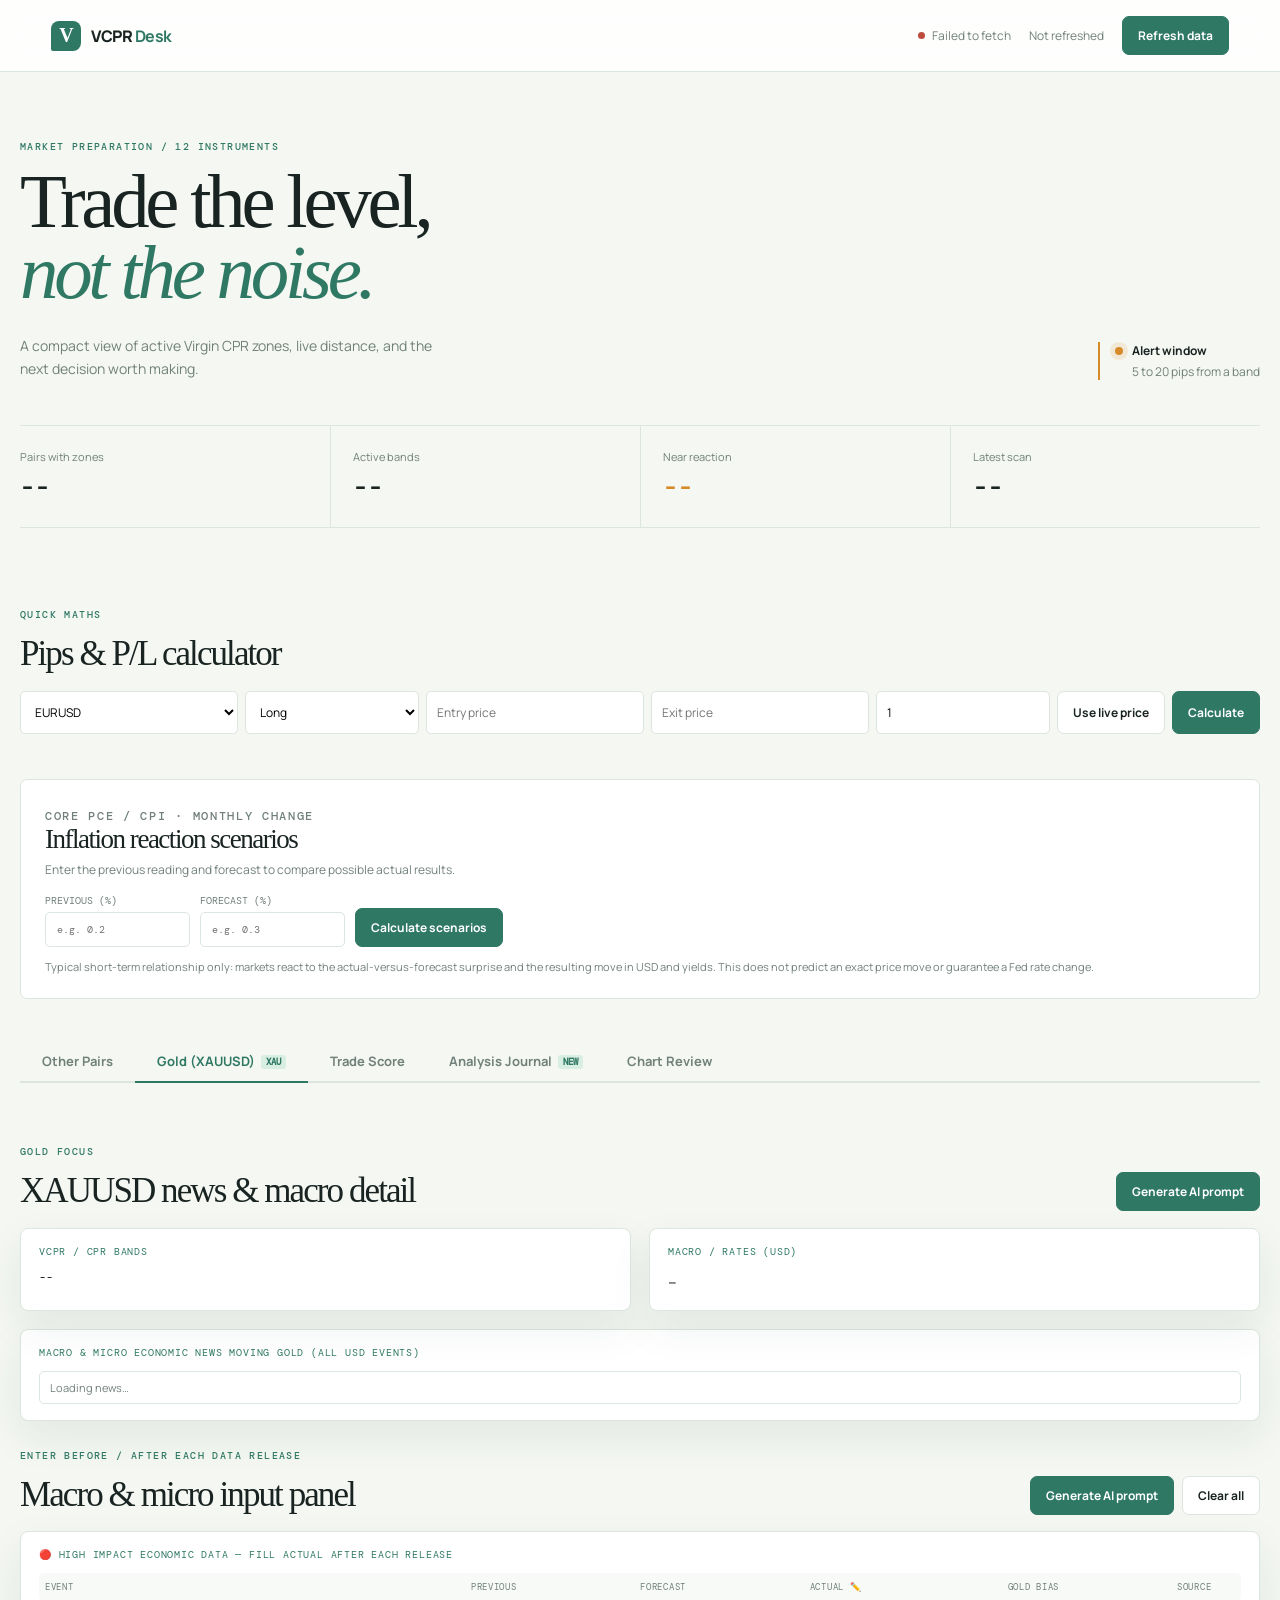
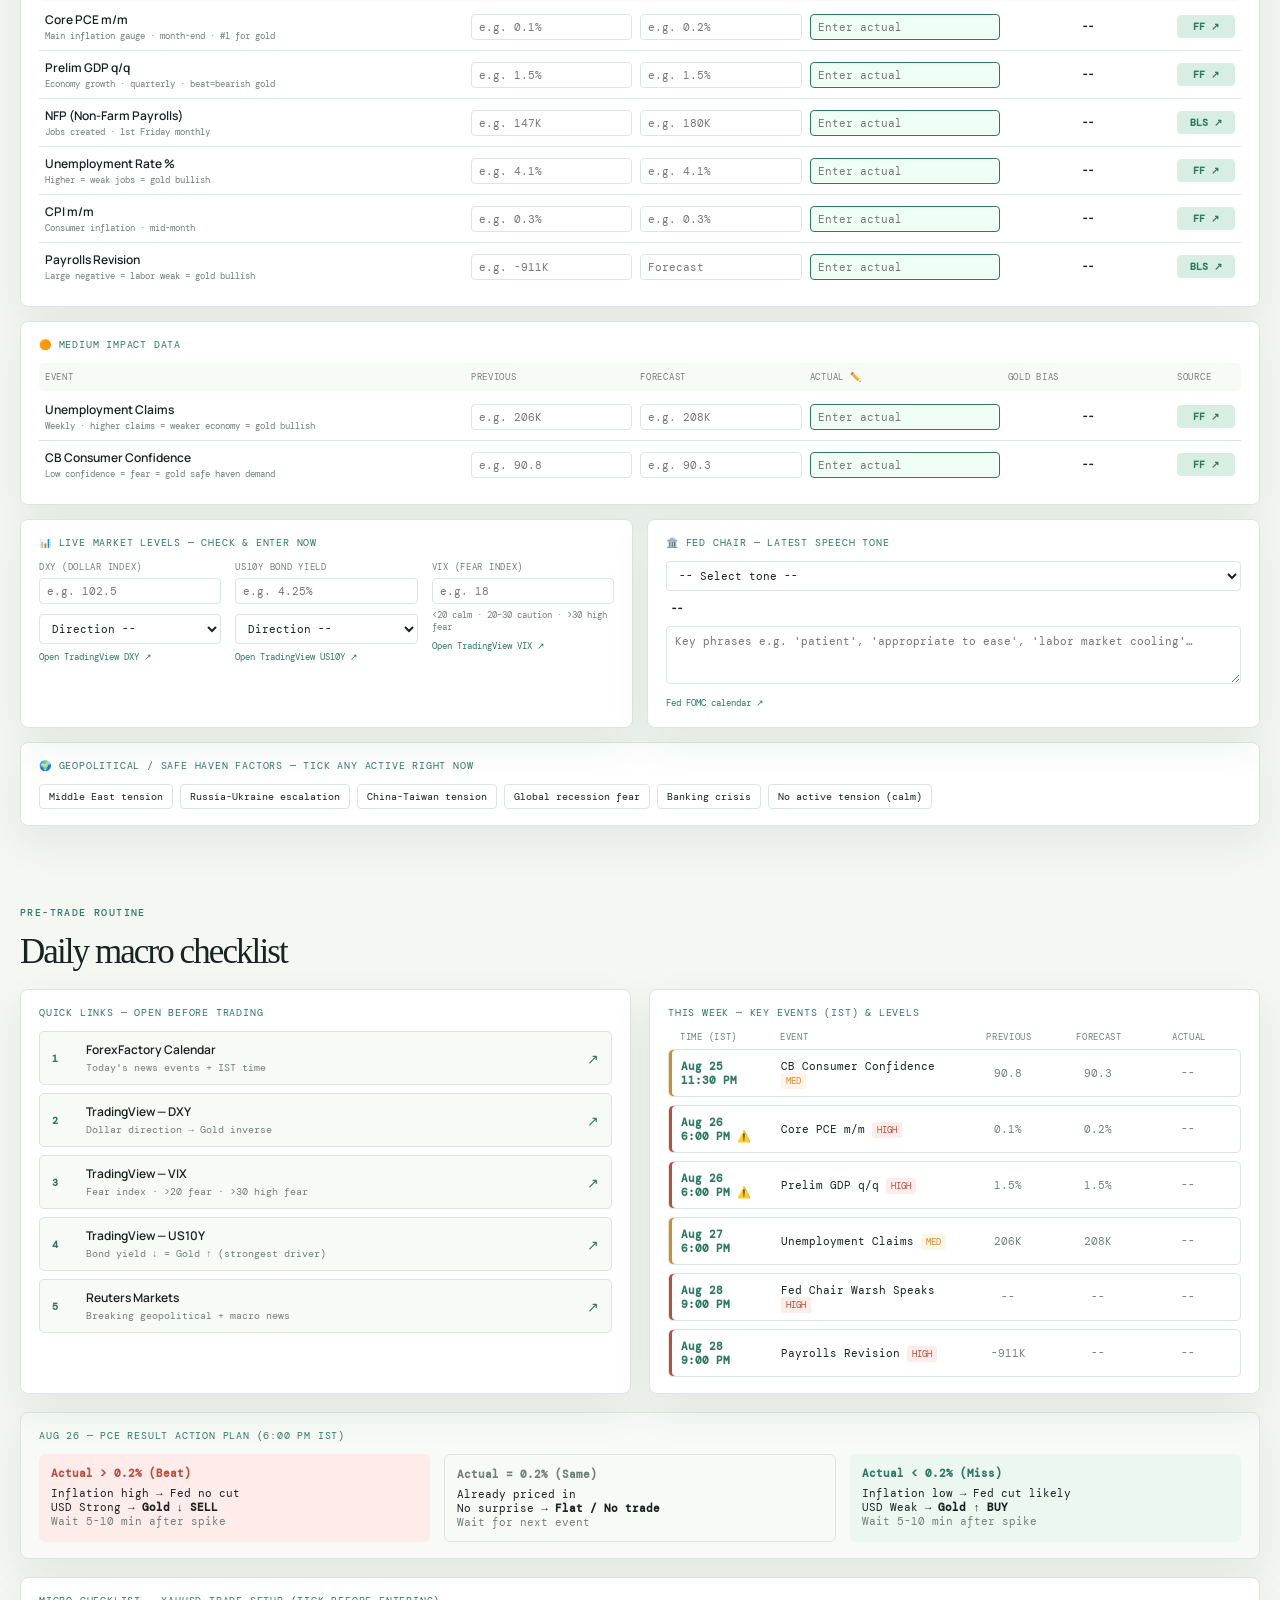
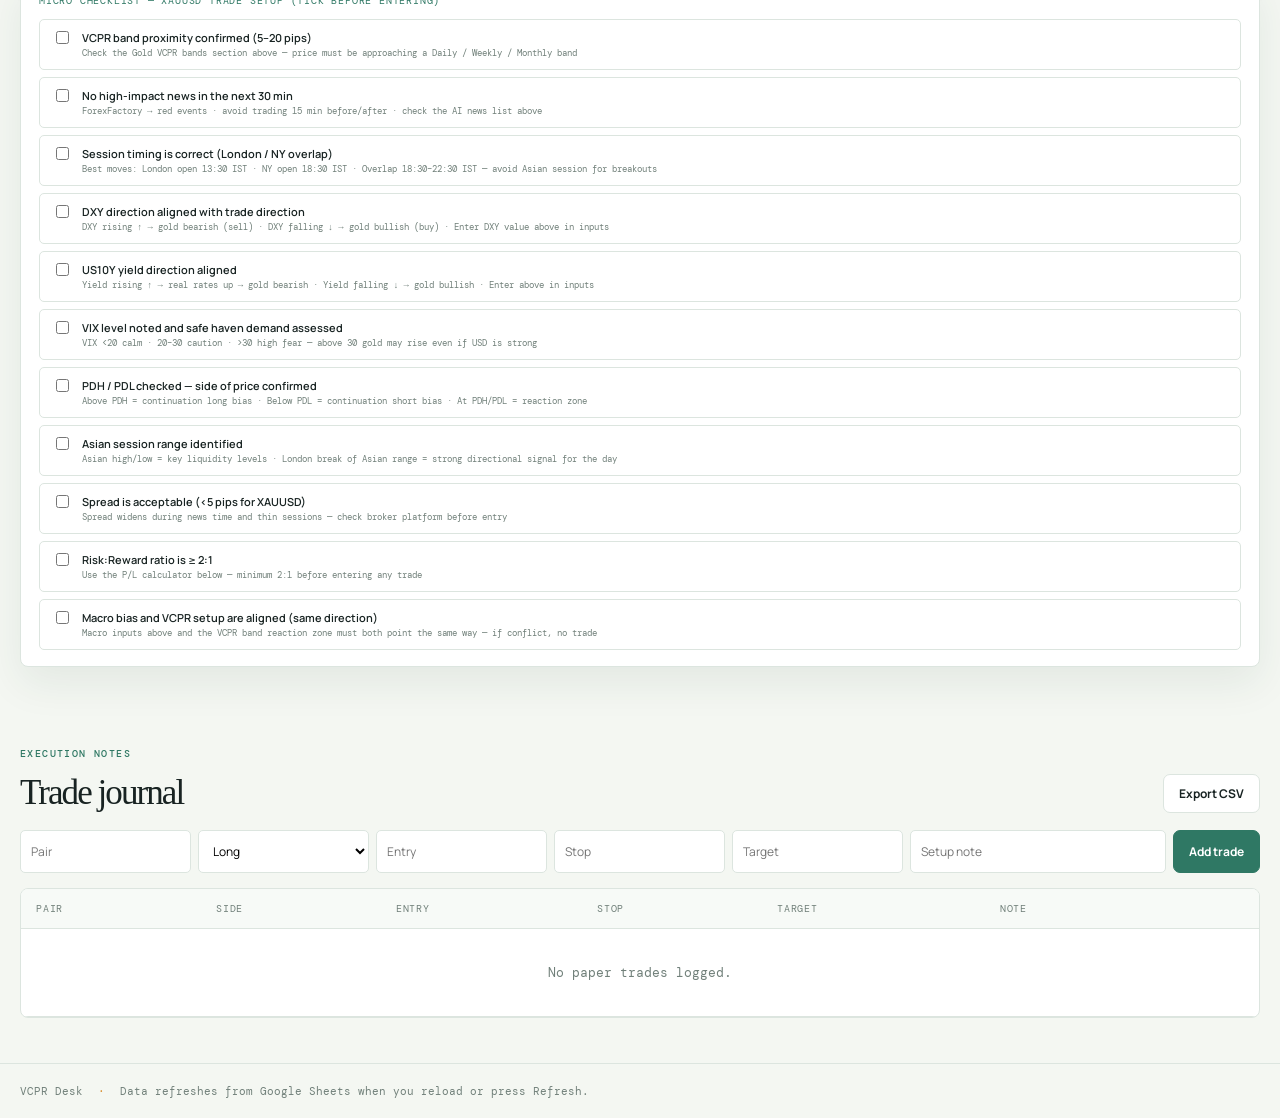
<file: dashboard/index.html>
<!doctype html>
<html lang="en">
<head>
  <meta charset="utf-8">
  <meta name="viewport" content="width=device-width, initial-scale=1">
  <title>VCPR Desk</title>
  <link rel="preconnect" href="https://fonts.googleapis.com">
  <link rel="preconnect" href="https://fonts.gstatic.com" crossorigin>
  <link href="https://fonts.googleapis.com/css2?family=DM+Mono:wght@400;500&family=Manrope:wght@400;500;600;700;800&display=swap" rel="stylesheet">
  <link rel="stylesheet" href="styles.css">
  <style>
    .pair-table-wrap{background:var(--white);border:1px solid var(--line);border-radius:8px;overflow:hidden;box-shadow:var(--shadow)}
    .market-header,.market-row{display:grid;grid-template-columns:1.2fr .7fr 1fr 1.2fr 2fr 1fr 1fr 24px;gap:14px;align-items:center;padding:14px 17px}
    .market-header{background:#f7faf7;color:var(--muted);font:10px 'DM Mono',monospace;text-transform:uppercase;letter-spacing:.08em}
    .market-row{border-top:1px solid var(--line);font:12px 'DM Mono',monospace;cursor:pointer;outline:0}
    .market-row:hover,.market-row.open{background:#f8fbf8}.market-row.near{box-shadow:inset 3px 0 var(--amber);background:#fffaf0}
    .row-pair{font-weight:500;font-size:14px}.row-gap.near{color:var(--amber)}.row-chevron{font-size:18px;color:var(--green);text-align:center}
    .row-details{display:none;flex-direction:column;gap:16px;padding:16px 50px 22px;background:#f7faf7;border-top:1px dashed var(--line);font-size:11px;color:var(--muted)}
    .row-details.open{display:flex}
    .row-details-grid{display:grid;grid-template-columns:1fr 1fr 1fr 2fr;gap:18px}
    .row-details-grid div{display:flex;flex-direction:column;gap:5px}
    .row-details b{font:10px 'DM Mono',monospace;color:var(--green);text-transform:uppercase}
    .row-details span{line-height:1.5}
    .row-subsection{border-top:1px solid var(--line);padding-top:14px}
    .row-subsection h4{margin:0 0 10px;font:10px 'DM Mono',monospace;color:var(--green);text-transform:uppercase;letter-spacing:.08em}
    .rate-grid{display:grid;grid-template-columns:1fr 1fr;gap:14px;margin-bottom:8px}
    .rate-grid div{display:flex;flex-direction:column;gap:4px}
    .rate-grid b{font:11px Manrope,sans-serif;color:var(--ink);text-transform:none;font-weight:600}
    .macro-note{margin:0;line-height:1.55}
    .news-list{display:flex;flex-direction:column;gap:8px}
    .news-item{display:grid;grid-template-columns:50px 1fr auto;gap:10px;align-items:center;background:var(--white);border:1px solid var(--line);border-radius:5px;padding:8px 10px;font-size:11px}
    .news-item.empty-inline{grid-template-columns:1fr;color:var(--muted)}
    .news-country{font:10px 'DM Mono',monospace;color:var(--green);font-weight:700}
    .news-title{color:var(--ink)}.news-date{color:var(--muted);font:10px 'DM Mono',monospace;white-space:nowrap}
    .tv-widget{min-height:220px}
    .calc-form{grid-template-columns:1fr .8fr 1fr 1fr .8fr auto auto}
    .calc-result{margin-top:14px;display:none;grid-template-columns:1fr 1fr 1fr;gap:14px;background:var(--white);border:1px solid var(--line);border-radius:8px;padding:16px 18px}
    .calc-result.show{display:grid}
    .calc-result div{display:flex;flex-direction:column;gap:5px}
    .calc-result b{font:10px 'DM Mono',monospace;color:var(--green);text-transform:uppercase;letter-spacing:.06em}
    .calc-result span{font:16px 'DM Mono',monospace;color:var(--ink)}
    .calc-result span.loss{color:var(--red)}.calc-result span.profit{color:var(--green)}
    .calc-note{grid-column:1/-1;font-size:11px;color:var(--muted);margin:0}
    .gold-section{margin-top:34px}
    .gold-grid{display:grid;grid-template-columns:1fr 1fr;gap:18px;margin-bottom:18px}
    .gold-card{background:var(--white);border:1px solid var(--line);border-radius:8px;padding:16px 18px;box-shadow:var(--shadow)}
    .gold-card h4{margin:0 0 12px;font:10px 'DM Mono',monospace;color:var(--green);text-transform:uppercase;letter-spacing:.08em}
    .gold-bands-list{display:flex;flex-direction:column;gap:10px;font:12px 'DM Mono',monospace}
    .gold-band-row{display:flex;justify-content:space-between;gap:10px;border-top:1px solid var(--line);padding-top:8px}
    .gold-band-row:first-child{border-top:0;padding-top:0}
    .gold-band-row b{color:var(--ink);font-weight:500}
    .gold-band-row span{color:var(--muted)}
    .gold-band-row span.near{color:var(--amber);font-weight:700}
    .gold-news-card{margin-bottom:18px}
    .gold-news-card .news-list{max-height:420px;overflow-y:auto}
    .news-item.impact-high{box-shadow:inset 3px 0 var(--red)}
    .news-item.impact-medium{box-shadow:inset 3px 0 var(--amber)}
    .news-item.impact-low{box-shadow:inset 3px 0 var(--line)}
    .news-impact{font:9px 'DM Mono',monospace;text-transform:uppercase;color:var(--muted)}
    .news-meta{font:10px 'DM Mono',monospace;color:var(--muted);white-space:nowrap}
    .ai-prompt-wrap{background:var(--white);border:1px solid var(--line);border-radius:8px;padding:16px 18px;box-shadow:var(--shadow)}
    .ai-prompt-wrap textarea{width:100%;min-height:260px;resize:vertical;border:1px solid var(--line);border-radius:6px;padding:12px;font:12px 'DM Mono',monospace;color:var(--ink);background:#f7faf7}
    .page-tab-nav{display:flex;gap:0;margin:28px 0 0;border-bottom:2px solid var(--line)}
    .page-tab-btn{border:0;border-bottom:2px solid transparent;background:none;padding:11px 22px;margin-bottom:-2px;font:700 13px Manrope,sans-serif;color:var(--muted);cursor:pointer;transition:color .15s}
    .page-tab-btn:hover{color:var(--ink)}
    .page-tab-btn.active{color:var(--green);border-bottom-color:var(--green)}
    .page-tab-btn .tab-badge{display:inline-block;background:var(--mint);color:var(--green);font:700 9px 'DM Mono',monospace;padding:1px 5px;border-radius:3px;margin-left:6px;vertical-align:middle}
    .page-tab-panel{display:none;padding-top:28px}
    .page-tab-panel.active{display:block}
    .mi-card{background:var(--white);border:1px solid var(--line);border-radius:8px;padding:16px 18px;box-shadow:var(--shadow);margin-top:14px}
    .mi-card:first-of-type{margin-top:0}
    .mi-card h4{margin:0 0 12px;font:10px 'DM Mono',monospace;color:var(--green);text-transform:uppercase;letter-spacing:.08em}
    .mi-table{display:flex;flex-direction:column}
    .mi-head,.mi-row{display:grid;grid-template-columns:2.2fr .85fr .85fr 1fr .85fr 58px;gap:8px;align-items:center;padding:8px 6px}
    .mi-head{background:#f7faf7;border-radius:5px;font:9px 'DM Mono',monospace;color:var(--muted);text-transform:uppercase;letter-spacing:.08em;margin-bottom:2px}
    .mi-row{border-bottom:1px solid var(--line)}.mi-row:last-child{border-bottom:0}.mi-row:hover{background:#f7faf7}
    .mi-event{display:flex;flex-direction:column;gap:2px}
    .mi-name{font:600 12px Manrope,sans-serif;color:var(--ink)}
    .mi-hint{font:9px 'DM Mono',monospace;color:var(--muted)}
    .mi-field{width:100%;border:1px solid var(--line);border-radius:4px;padding:5px 7px;font:11px 'DM Mono',monospace;color:var(--ink);background:var(--white)}
    .mi-field:focus{outline:none;border-color:var(--green)}
    .mi-actual{border-color:var(--green)!important;background:#f0fff6}
    .mi-actual:focus{background:var(--white)}
    .mi-bias{font:10px 'DM Mono',monospace;font-weight:700;text-align:center;padding:3px 5px;border-radius:3px;white-space:nowrap}
    .mi-bias.bullish{background:#d9eee2;color:var(--green)}
    .mi-bias.bearish{background:#fdecea;color:var(--red)}
    .mi-bias.neutral{background:#f3f3f3;color:var(--muted)}
    .mi-src{display:inline-flex;align-items:center;justify-content:center;font:700 10px 'DM Mono',monospace;color:var(--green);text-decoration:none;border:1px solid var(--mint);border-radius:4px;padding:4px 6px;background:var(--mint);white-space:nowrap}
    .mi-src:hover{background:var(--green);color:#fff;border-color:var(--green)}
    .mi-two-col{display:grid;grid-template-columns:1fr 1fr;gap:14px;margin-top:14px}
    .mi-levels-grid{display:grid;grid-template-columns:repeat(3,1fr);gap:14px}
    .mi-level-block{display:flex;flex-direction:column;gap:5px}
    .mi-level-label{font:9px 'DM Mono',monospace;color:var(--muted);text-transform:uppercase;letter-spacing:.08em}
    .mi-level-link{font:9px 'DM Mono',monospace;color:var(--green);text-decoration:none;margin-top:2px}
    .mi-level-link:hover{text-decoration:underline}
    .mi-select{width:100%;border:1px solid var(--line);border-radius:4px;padding:6px 8px;font:11px 'DM Mono',monospace;color:var(--ink);background:var(--white)}
    .mi-select:focus{outline:none;border-color:var(--green)}
    .mi-fed-notes{width:100%;border:1px solid var(--line);border-radius:4px;padding:7px 8px;font:11px 'DM Mono',monospace;color:var(--ink);resize:vertical;min-height:58px;margin-top:8px}
    .mi-fed-notes:focus{outline:none;border-color:var(--green)}
    .mi-geo-options{display:flex;flex-wrap:wrap;gap:7px}
    .mi-geo-tag{display:inline-flex;align-items:center;gap:5px;border:1px solid var(--line);border-radius:4px;padding:5px 9px;font:10px 'DM Mono',monospace;cursor:pointer;background:var(--white);user-select:none}
    .mi-geo-tag:hover{border-color:var(--green)}
    .mi-geo-tag.checked{background:var(--mint);border-color:var(--green);color:var(--green)}
    .mi-geo-tag input{display:none}
    .micro-checklist{display:flex;flex-direction:column;gap:7px}
    .micro-check-item{display:flex;align-items:flex-start;gap:10px;background:var(--white);border:1px solid var(--line);border-radius:5px;padding:10px 12px;font:11px 'DM Mono',monospace;cursor:pointer;transition:background .1s}
    .micro-check-item.done{background:#f0fff6;border-color:var(--green)}
    .micro-check-item input[type=checkbox]{margin-top:1px;accent-color:var(--green);flex-shrink:0}
    .micro-check-label{display:flex;flex-direction:column;gap:2px}
    .micro-check-name{color:var(--ink);font:600 11px Manrope,sans-serif}
    .micro-check-sub{color:var(--muted);font-size:9px}
    @media(max-width:700px){.market-header{display:none}.market-row{grid-template-columns:1fr 1fr 1fr 24px;gap:8px;padding:14px}.market-row>span:nth-child(2),.market-row>span:nth-child(5),.market-row>span:nth-child(6),.market-row>span:nth-child(7){display:none}.row-details{padding:14px}.row-details-grid{grid-template-columns:1fr 1fr}.row-details-grid div:last-child{grid-column:1/-1}.rate-grid{grid-template-columns:1fr}.news-item{grid-template-columns:1fr;gap:4px}.calc-form{grid-template-columns:repeat(2,1fr)}.calc-form button{grid-column:span 2}.calc-result{grid-template-columns:1fr}.gold-grid{grid-template-columns:1fr}.mi-head{display:none}.mi-row{grid-template-columns:1fr .8fr .8fr;gap:5px;font-size:10px}.mi-row .mi-src{display:none}.mi-row .mi-bias{display:none}.mi-two-col{grid-template-columns:1fr}.mi-levels-grid{grid-template-columns:1fr 1fr}}
    .ca-intro{margin:0 0 16px;font-size:12px;color:var(--muted);line-height:1.55;max-width:780px}
    .ca-card{background:var(--white);border:1px solid var(--line);border-radius:8px;padding:16px 18px;box-shadow:var(--shadow);margin-bottom:18px}
    .ca-card h4{margin:0 0 12px;font:10px 'DM Mono',monospace;color:var(--green);text-transform:uppercase;letter-spacing:.08em}
    .ca-field-grid{display:grid;grid-template-columns:repeat(auto-fill,minmax(150px,1fr));gap:12px}
    .ca-field{display:flex;flex-direction:column;gap:5px}
    .ca-field span{font:9px 'DM Mono',monospace;color:var(--muted);text-transform:uppercase;letter-spacing:.06em}
    .ca-select{width:100%;border:1px solid var(--line);border-radius:4px;padding:6px 8px;font:11px 'DM Mono',monospace;color:var(--ink);background:var(--white)}
    .ca-select:focus{outline:none;border-color:var(--green)}
    .ca-image-row{margin-top:14px;display:flex;flex-direction:column;gap:8px}
    .ca-image-toggle{display:flex;gap:8px}
    .ca-image-toggle .mi-geo-tag input{display:inline}
    .ca-image-input{display:block}
    .ca-actions{margin-top:14px;display:flex;gap:10px;flex-wrap:wrap}
    .ca-match-list{display:flex;flex-direction:column;gap:8px}
    .ca-match-item{display:grid;grid-template-columns:52px 1fr auto;gap:12px;align-items:center;background:#f7faf7;border:1px solid var(--line);border-radius:6px;padding:9px 12px}
    .ca-match-score{font:700 12px 'DM Mono',monospace;color:var(--green);text-align:center}
    .ca-match-info{font:11px 'DM Mono',monospace;color:var(--ink);display:flex;flex-direction:column;gap:2px}
    .ca-match-tags{color:var(--muted);font-size:10px}
    .ca-toolbar{display:flex;justify-content:space-between;align-items:center;flex-wrap:wrap;gap:10px;margin-bottom:14px}
    .ca-toolbar-actions{display:flex;gap:8px;flex-wrap:wrap;align-items:center}
    .ca-grid{display:grid;grid-template-columns:repeat(auto-fill,minmax(260px,1fr));gap:14px}
    .ca-entry{background:var(--white);border:1px solid var(--line);border-radius:8px;overflow:hidden;display:flex;flex-direction:column}
    .ca-entry-thumb{width:100%;height:130px;object-fit:cover;background:#f3f3f3;cursor:pointer}
    .ca-entry-thumb.placeholder{display:flex;align-items:center;justify-content:center;color:var(--muted);font:10px 'DM Mono',monospace}
    .ca-entry-body{padding:10px 12px;display:flex;flex-direction:column;gap:8px;flex:1}
    .ca-entry-head{display:flex;justify-content:space-between;align-items:flex-start;gap:8px}
    .ca-entry-title{font:700 13px Manrope,sans-serif;color:var(--ink)}
    .ca-entry-sub{font:9px 'DM Mono',monospace;color:var(--muted)}
    .ca-badge{font:9px 'DM Mono',monospace;text-transform:uppercase;padding:2px 6px;border-radius:3px;white-space:nowrap}
    .ca-badge.win{background:#d9eee2;color:var(--green)}
    .ca-badge.loss{background:#fdecea;color:var(--red)}
    .ca-badge.breakeven{background:#f3f3f3;color:var(--muted)}
    .ca-badge.pending{background:#fdf5e6;color:var(--amber)}
    .ca-tags{display:flex;flex-wrap:wrap;gap:5px}
    .ca-tag{font:9px 'DM Mono',monospace;color:var(--ink);background:#f7faf7;border:1px solid var(--line);border-radius:3px;padding:2px 6px}
    .ca-entry-notes{font:11px 'DM Mono',monospace;color:var(--muted);line-height:1.5;max-height:54px;overflow:hidden}
    .ca-entry-actions{display:flex;gap:8px;margin-top:auto;padding-top:6px}
    .ca-entry-actions button{flex:1}
    .ca-score-summary{display:grid;grid-template-columns:repeat(5,minmax(110px,1fr));gap:10px;margin-bottom:18px}
    .ca-score-stat{background:#f7faf7;border:1px solid var(--line);border-radius:6px;padding:10px 12px;display:flex;flex-direction:column;gap:3px}
    .ca-score-stat span{font:9px 'DM Mono',monospace;color:var(--muted);text-transform:uppercase;letter-spacing:.06em}
    .ca-score-stat b{font:700 18px 'DM Mono',monospace;color:var(--ink)}
    .ca-scorecard{border-left:3px solid var(--green)}
    .ca-score-result{display:grid;grid-template-columns:120px 1fr;gap:18px;align-items:center;background:#f0fff6;border:1px solid var(--mint);border-radius:6px;padding:12px 14px;margin-top:14px}
    .ca-score-number{font:700 30px 'DM Mono',monospace;color:var(--green)}
    .ca-score-number small{font-size:12px;color:var(--muted)}
    .ca-score-result b{font:700 12px Manrope,sans-serif;color:var(--ink)}
    .ca-score-result p{margin:3px 0 0;color:var(--muted);font:10px 'DM Mono',monospace;line-height:1.45}
    @media(max-width:700px){.ca-score-summary{grid-template-columns:1fr 1fr}.ca-score-result{grid-template-columns:1fr;gap:5px}}
    @media(max-width:700px){.ca-field-grid{grid-template-columns:repeat(2,1fr)}.ca-grid{grid-template-columns:1fr}}
    .ca-macro-head,.ca-macro-row{grid-template-columns:2.2fr .85fr .85fr .95fr .85fr 60px}
    .ca-custom-list{display:flex;flex-direction:column;gap:8px;margin-bottom:8px}
    .ca-custom-row{display:grid;grid-template-columns:1fr 1fr 32px;gap:8px;align-items:center}
    .ca-macro-cell{display:flex;flex-direction:column;gap:2px}
    .ca-macro-cell b{font:600 11px Manrope,sans-serif;color:var(--ink)}
    .ca-macro-cell span{font:9px 'DM Mono',monospace;color:var(--muted)}
    .ca-chart-image-row{display:grid;grid-template-columns:100px 1fr auto;gap:8px;align-items:center;margin-bottom:8px}
    .ca-chart-image-label{font:600 11px Manrope,sans-serif;color:var(--ink)}
    .ca-fetch-grid{display:grid;grid-template-columns:repeat(auto-fill,minmax(150px,1fr));gap:10px;margin-bottom:12px}
    .ca-fetch-grid div{display:flex;flex-direction:column;gap:3px;background:#f7faf7;border:1px solid var(--line);border-radius:5px;padding:8px 10px}
    .ca-fetch-grid b{font:9px 'DM Mono',monospace;color:var(--green);text-transform:uppercase}
    .ca-fetch-grid span{font:12px 'DM Mono',monospace;color:var(--ink)}
    .ca-fetch-images{display:flex;gap:10px;flex-wrap:wrap}
    .ca-fetch-images img{max-width:240px;border-radius:6px;border:1px solid var(--line)}
    .ca-review-recent{display:flex;flex-wrap:wrap;gap:8px}
    .ca-review-chip{font:11px 'DM Mono',monospace;color:var(--ink);background:#f7faf7;border:1px solid var(--line);border-radius:20px;padding:6px 14px;cursor:pointer}
    .ca-review-chip:hover{border-color:var(--green);background:var(--mint)}
    #tab-panel-review .ca-fetch-grid{grid-template-columns:repeat(auto-fill,minmax(180px,1fr))}
    #tab-panel-review .ca-fetch-grid span{font-size:14px}
    #tab-panel-review .ca-fetch-images{flex-direction:column;gap:18px}
    #tab-panel-review .ca-fetch-images figure{margin:0;display:flex;flex-direction:column;gap:6px}
    #tab-panel-review .ca-fetch-images figcaption{font:700 11px Manrope,sans-serif;color:var(--green);text-transform:uppercase;letter-spacing:.06em}
    #tab-panel-review .ca-fetch-images img{max-width:100%;width:100%;border-radius:8px;border:1px solid var(--line);box-shadow:var(--shadow)}
    .inflation-calc{margin:0 0 42px;padding:22px 24px;background:var(--white);border:1px solid var(--line);border-radius:7px}
    .inflation-calc-head{display:flex;justify-content:space-between;align-items:end;gap:18px;margin-bottom:16px}
    .inflation-calc-head p{margin:6px 0 0;color:var(--muted);font-size:12px}
    .inflation-calc-form{display:flex;align-items:end;gap:10px;flex-wrap:wrap}
    .inflation-calc-form label{display:flex;flex-direction:column;gap:5px;color:var(--muted);font:10px 'DM Mono',monospace;text-transform:uppercase}
    .inflation-calc-form input{width:145px;padding:10px 11px;border:1px solid var(--line);border-radius:5px;color:var(--ink);background:#fff}
    .inflation-results{display:none;margin-top:18px;overflow-x:auto}
    .inflation-results.show{display:block}
    .inflation-table{width:100%;border-collapse:collapse;min-width:680px;text-align:left}
    .inflation-table th{padding:9px 10px;background:#f4f7f2;color:var(--muted);font:10px 'DM Mono',monospace;text-transform:uppercase}
    .inflation-table td{padding:11px 10px;border-top:1px solid var(--line);font-size:11px;line-height:1.45;vertical-align:top}
    .inflation-table td:first-child{font:700 13px 'DM Mono',monospace;white-space:nowrap}
    .inflation-table tr[data-outlook="bullish"] td:first-child{color:var(--green)}
    .inflation-table tr[data-outlook="bearish"] td:first-child{color:var(--red)}
    .inflation-table tr[data-outlook="neutral"] td:first-child{color:var(--amber)}
    .inflation-caveat{margin:12px 0 0;color:var(--muted);font-size:11px;line-height:1.5}
    @media(max-width:700px){.inflation-calc{padding:17px 14px}.inflation-calc-head{display:block}.inflation-calc-form label,.inflation-calc-form input{width:100%}.inflation-calc-form .button{width:100%}}
  </style>
</head>
<body>
  <header class="topbar">
    <a class="brand" href="."><span class="brand-mark">V</span><span>VCPR <b>Desk</b></span></a>
    <div class="top-actions"><span class="status" id="connection"><i></i> Waiting for data</span><span id="last-refresh">Not refreshed</span><button class="button button-primary" id="refresh">Refresh data</button></div>
  </header>
  <main class="shell">
    <section class="hero"><div><p class="eyebrow">Market preparation / 12 instruments</p><h1>Trade the level,<br><em>not the noise.</em></h1><p class="hero-copy">A compact view of active Virgin CPR zones, live distance, and the next decision worth making.</p></div><div class="hero-note"><span class="pulse"></span><strong>Alert window</strong><span>5 to 20 pips from a band</span></div></section>
    <section class="stats" aria-label="Dashboard summary"><div><span>Pairs with zones</span><strong id="stat-pairs">--</strong></div><div><span>Active bands</span><strong id="stat-bands">--</strong></div><div class="stat-alert"><span>Near reaction</span><strong id="stat-near">--</strong></div><div><span>Latest scan</span><strong id="stat-scan">--</strong></div></section>
    <section class="journal-section"><div class="section-heading"><div><p class="eyebrow">Quick maths</p><h2>Pips &amp; P/L calculator</h2></div></div><form id="calc-form" class="trade-form calc-form"><select name="pair" id="calc-pair"></select><select name="direction"><option>Long</option><option>Short</option></select><input name="entry" type="number" step="any" placeholder="Entry price" required><input name="exit" type="number" step="any" placeholder="Exit price" required><input name="lots" type="number" step="any" value="1" placeholder="Lot size"><button class="button" type="button" id="calc-use-live">Use live price</button><button class="button button-primary" type="submit">Calculate</button></form><div id="calc-result" class="calc-result"></div></section>
    <section class="inflation-calc" aria-labelledby="inflation-calc-title">
      <div class="inflation-calc-head"><div><p class="eyebrow">Core PCE / CPI · monthly change</p><h2 id="inflation-calc-title" style="font-size:27px">Inflation reaction scenarios</h2><p>Enter the previous reading and forecast to compare possible actual results.</p></div></div>
      <form id="inflation-calc-form" class="inflation-calc-form">
        <label>Previous (%)<input name="previous" type="number" step="any" placeholder="e.g. 0.2" required></label>
        <label>Forecast (%)<input name="forecast" type="number" step="any" placeholder="e.g. 0.3" required></label>
        <button class="button button-primary" type="submit">Calculate scenarios</button>
      </form>
      <div id="inflation-results" class="inflation-results" aria-live="polite"></div>
      <p class="inflation-caveat">Typical short-term relationship only: markets react to the actual-versus-forecast surprise and the resulting move in USD and yields. This does not predict an exact price move or guarantee a Fed rate change.</p>
    </section>
    <nav class="page-tab-nav" role="tablist" aria-label="Instrument view">
      <button class="page-tab-btn" id="ptab-pairs" role="tab" aria-selected="false" aria-controls="tab-panel-pairs">Other Pairs</button>
      <button class="page-tab-btn active" id="ptab-gold" role="tab" aria-selected="true" aria-controls="tab-panel-gold">Gold (XAUUSD)<span class="tab-badge">XAU</span></button>
      <button class="page-tab-btn" id="ptab-score" role="tab" aria-selected="false" aria-controls="tab-panel-score">Trade Score</button>
      <button class="page-tab-btn" id="ptab-analysis" role="tab" aria-selected="false" aria-controls="tab-panel-analysis">Analysis Journal<span class="tab-badge">NEW</span></button>
      <button class="page-tab-btn" id="ptab-review" role="tab" aria-selected="false" aria-controls="tab-panel-review">Chart Review</button>
    </nav>
    <div id="tab-panel-pairs" class="page-tab-panel" role="tabpanel">
    <section class="toolbar"><div class="tabs" role="tablist"><button class="tab active" data-timeframe="all">All zones</button><button class="tab" data-timeframe="daily">Daily</button><button class="tab" data-timeframe="weekly">Weekly</button><button class="tab" data-timeframe="monthly">Monthly</button></div><label class="search"><span>Search</span><input id="pair-search" type="search" placeholder="Pair, e.g. EURUSD"></label><label class="toggle"><input id="near-only" type="checkbox"><span>Near only</span></label></section>
    <section id="pair-grid" class="pair-table-wrap" aria-live="polite"><div class="empty">Connect the Apps Script URL in <code>dashboard/config.js</code> to load your market board.</div></section>
    </div>
    <div id="tab-panel-gold" class="page-tab-panel active" role="tabpanel">
    <section class="gold-section" id="gold-section">
      <div class="section-heading"><div><p class="eyebrow">Gold focus</p><h2>XAUUSD news &amp; macro detail</h2></div><button class="button button-primary" id="gold-generate-prompt">Generate AI prompt</button></div>
      <div class="gold-grid">
        <div class="gold-card"><h4>VCPR / CPR bands</h4><div class="gold-bands-list" id="gold-bands">--</div></div>
        <div class="gold-card"><h4>Macro / rates (USD)</h4><div id="gold-macro"><p class="macro-note">--</p></div></div>
      </div>
      <div class="gold-card gold-news-card"><h4>Macro &amp; micro economic news moving gold (all USD events)</h4><div class="news-list" id="gold-news-list"><div class="news-item empty-inline">Loading news…</div></div></div>
      <div class="ai-prompt-wrap" id="ai-prompt-wrap" style="display:none">
        <div class="section-heading"><div><p class="eyebrow">Copy / paste</p><h2 style="font-family:inherit;font-size:16px">AI analysis prompt</h2></div><button class="button" id="copy-ai-prompt">Copy prompt</button></div>
        <textarea id="ai-prompt-output" readonly></textarea>
      </div>
    </section>

    <!-- ── Macro & Micro Input Panel ─────────────────────────── -->
    <section id="macro-input-section" style="margin-top:28px">
      <div class="section-heading" style="margin-bottom:16px">
        <div><p class="eyebrow">Enter before / after each data release</p><h2>Macro &amp; micro input panel</h2></div>
        <div style="display:flex;gap:8px">
          <button class="button button-primary" id="mi-generate-btn">Generate AI prompt</button>
          <button class="button" id="mi-clear-btn">Clear all</button>
        </div>
      </div>

      <div class="mi-card" style="margin-top:0">
        <h4>🔴 High impact economic data — fill Actual after each release</h4>
        <div class="mi-table">
          <div class="mi-head"><span>Event</span><span>Previous</span><span>Forecast</span><span>Actual ✏️</span><span>Gold bias</span><span>Source</span></div>
          <div class="mi-row"><div class="mi-event"><span class="mi-name">Core PCE m/m</span><span class="mi-hint">Main inflation gauge · month-end · #1 for gold</span></div><input class="mi-field" data-mi="pce_prev" placeholder="e.g. 0.1%"><input class="mi-field" data-mi="pce_fc" placeholder="e.g. 0.2%"><input class="mi-field mi-actual" data-mi="pce_act" data-bias-id="pce" data-bias-rule="standard" data-fc-key="pce_fc" placeholder="Enter actual"><span class="mi-bias" id="mi-bias-pce">--</span><a class="mi-src" href="https://www.forexfactory.com/calendar" target="_blank" rel="noopener">FF ↗</a></div>
          <div class="mi-row"><div class="mi-event"><span class="mi-name">Prelim GDP q/q</span><span class="mi-hint">Economy growth · quarterly · beat=bearish gold</span></div><input class="mi-field" data-mi="gdp_prev" placeholder="e.g. 1.5%"><input class="mi-field" data-mi="gdp_fc" placeholder="e.g. 1.5%"><input class="mi-field mi-actual" data-mi="gdp_act" data-bias-id="gdp" data-bias-rule="standard" data-fc-key="gdp_fc" placeholder="Enter actual"><span class="mi-bias" id="mi-bias-gdp">--</span><a class="mi-src" href="https://www.forexfactory.com/calendar" target="_blank" rel="noopener">FF ↗</a></div>
          <div class="mi-row"><div class="mi-event"><span class="mi-name">NFP (Non-Farm Payrolls)</span><span class="mi-hint">Jobs created · 1st Friday monthly</span></div><input class="mi-field" data-mi="nfp_prev" placeholder="e.g. 147K"><input class="mi-field" data-mi="nfp_fc" placeholder="e.g. 180K"><input class="mi-field mi-actual" data-mi="nfp_act" data-bias-id="nfp" data-bias-rule="standard" data-fc-key="nfp_fc" placeholder="Enter actual"><span class="mi-bias" id="mi-bias-nfp">--</span><a class="mi-src" href="https://www.bls.gov/news.release/empsit.nr0.htm" target="_blank" rel="noopener">BLS ↗</a></div>
          <div class="mi-row"><div class="mi-event"><span class="mi-name">Unemployment Rate %</span><span class="mi-hint">Higher = weak jobs = gold bullish</span></div><input class="mi-field" data-mi="unemp_prev" placeholder="e.g. 4.1%"><input class="mi-field" data-mi="unemp_fc" placeholder="e.g. 4.1%"><input class="mi-field mi-actual" data-mi="unemp_act" data-bias-id="unemp" data-bias-rule="inverse" data-fc-key="unemp_fc" placeholder="Enter actual"><span class="mi-bias" id="mi-bias-unemp">--</span><a class="mi-src" href="https://www.forexfactory.com/calendar" target="_blank" rel="noopener">FF ↗</a></div>
          <div class="mi-row"><div class="mi-event"><span class="mi-name">CPI m/m</span><span class="mi-hint">Consumer inflation · mid-month</span></div><input class="mi-field" data-mi="cpi_prev" placeholder="e.g. 0.3%"><input class="mi-field" data-mi="cpi_fc" placeholder="e.g. 0.3%"><input class="mi-field mi-actual" data-mi="cpi_act" data-bias-id="cpi" data-bias-rule="standard" data-fc-key="cpi_fc" placeholder="Enter actual"><span class="mi-bias" id="mi-bias-cpi">--</span><a class="mi-src" href="https://www.forexfactory.com/calendar" target="_blank" rel="noopener">FF ↗</a></div>
          <div class="mi-row"><div class="mi-event"><span class="mi-name">Payrolls Revision</span><span class="mi-hint">Large negative = labor weak = gold bullish</span></div><input class="mi-field" data-mi="payrev_prev" placeholder="e.g. -911K"><input class="mi-field" data-mi="payrev_fc" placeholder="Forecast"><input class="mi-field mi-actual" data-mi="payrev_act" data-bias-id="payrev" data-bias-rule="inverse" data-fc-key="payrev_fc" placeholder="Enter actual"><span class="mi-bias" id="mi-bias-payrev">--</span><a class="mi-src" href="https://www.bls.gov/news.release/cewqtr.nr0.htm" target="_blank" rel="noopener">BLS ↗</a></div>
        </div>
      </div>

      <div class="mi-card">
        <h4>🟠 Medium impact data</h4>
        <div class="mi-table">
          <div class="mi-head"><span>Event</span><span>Previous</span><span>Forecast</span><span>Actual ✏️</span><span>Gold bias</span><span>Source</span></div>
          <div class="mi-row"><div class="mi-event"><span class="mi-name">Unemployment Claims</span><span class="mi-hint">Weekly · higher claims = weaker economy = gold bullish</span></div><input class="mi-field" data-mi="claims_prev" placeholder="e.g. 206K"><input class="mi-field" data-mi="claims_fc" placeholder="e.g. 208K"><input class="mi-field mi-actual" data-mi="claims_act" data-bias-id="claims" data-bias-rule="inverse" data-fc-key="claims_fc" placeholder="Enter actual"><span class="mi-bias" id="mi-bias-claims">--</span><a class="mi-src" href="https://www.forexfactory.com/calendar" target="_blank" rel="noopener">FF ↗</a></div>
          <div class="mi-row"><div class="mi-event"><span class="mi-name">CB Consumer Confidence</span><span class="mi-hint">Low confidence = fear = gold safe haven demand</span></div><input class="mi-field" data-mi="conf_prev" placeholder="e.g. 90.8"><input class="mi-field" data-mi="conf_fc" placeholder="e.g. 90.3"><input class="mi-field mi-actual" data-mi="conf_act" data-bias-id="conf" data-bias-rule="standard" data-fc-key="conf_fc" placeholder="Enter actual"><span class="mi-bias" id="mi-bias-conf">--</span><a class="mi-src" href="https://www.forexfactory.com/calendar" target="_blank" rel="noopener">FF ↗</a></div>
        </div>
      </div>

      <div class="mi-two-col">
        <div class="mi-card" style="margin-top:0">
          <h4>📊 Live market levels — check &amp; enter now</h4>
          <div class="mi-levels-grid">
            <div class="mi-level-block">
              <label class="mi-level-label">DXY (Dollar Index)</label>
              <input class="mi-field" data-mi="dxy_val" placeholder="e.g. 102.5">
              <select class="mi-select" data-mi="dxy_dir" style="margin-top:5px">
                <option value="">Direction --</option>
                <option value="rising">Rising ↑ (gold bearish)</option>
                <option value="falling">Falling ↓ (gold bullish)</option>
                <option value="flat">Flat / sideways</option>
              </select>
              <a class="mi-level-link" href="https://www.tradingview.com/chart/?symbol=TVC%3ADXY" target="_blank" rel="noopener">Open TradingView DXY ↗</a>
            </div>
            <div class="mi-level-block">
              <label class="mi-level-label">US10Y Bond Yield</label>
              <input class="mi-field" data-mi="us10y_val" placeholder="e.g. 4.25%">
              <select class="mi-select" data-mi="us10y_dir" style="margin-top:5px">
                <option value="">Direction --</option>
                <option value="rising">Rising ↑ (gold bearish)</option>
                <option value="falling">Falling ↓ (gold bullish)</option>
                <option value="flat">Flat / sideways</option>
              </select>
              <a class="mi-level-link" href="https://www.tradingview.com/chart/?symbol=TVC%3AUS10Y" target="_blank" rel="noopener">Open TradingView US10Y ↗</a>
            </div>
            <div class="mi-level-block">
              <label class="mi-level-label">VIX (Fear Index)</label>
              <input class="mi-field" data-mi="vix_val" placeholder="e.g. 18">
              <span id="mi-vix-hint" style="font:9px 'DM Mono',monospace;color:var(--muted)">&lt;20 calm · 20–30 caution · &gt;30 high fear</span>
              <a class="mi-level-link" href="https://www.tradingview.com/chart/?symbol=CBOE%3AVIX" target="_blank" rel="noopener">Open TradingView VIX ↗</a>
            </div>
          </div>
        </div>
        <div class="mi-card" style="margin-top:0">
          <h4>🏛️ Fed Chair — latest speech tone</h4>
          <select class="mi-select" data-mi="fed_tone" id="mi-fed-tone">
            <option value="">-- Select tone --</option>
            <option value="hawkish">🔴 Hawkish — "no rush to cut, inflation concern"</option>
            <option value="dovish">🟢 Dovish — "cuts on table, inflation improving"</option>
            <option value="neutral">➡️ Neutral / Mixed — balanced tone</option>
            <option value="none">No recent speech</option>
          </select>
          <span class="mi-bias" id="mi-bias-fed" style="display:inline-block;margin-top:8px">--</span>
          <textarea class="mi-fed-notes" data-mi="fed_notes" placeholder="Key phrases e.g. 'patient', 'appropriate to ease', 'labor market cooling'…"></textarea>
          <a class="mi-level-link" href="https://www.federalreserve.gov/monetarypolicy/fomccalendars.htm" target="_blank" rel="noopener">Fed FOMC calendar ↗</a>
        </div>
      </div>

      <div class="mi-card">
        <h4>🌍 Geopolitical / safe haven factors — tick any active right now</h4>
        <div class="mi-geo-options">
          <label class="mi-geo-tag"><input type="checkbox" data-mi="geo_me"> Middle East tension</label>
          <label class="mi-geo-tag"><input type="checkbox" data-mi="geo_ru"> Russia-Ukraine escalation</label>
          <label class="mi-geo-tag"><input type="checkbox" data-mi="geo_cn"> China-Taiwan tension</label>
          <label class="mi-geo-tag"><input type="checkbox" data-mi="geo_rec"> Global recession fear</label>
          <label class="mi-geo-tag"><input type="checkbox" data-mi="geo_bank"> Banking crisis</label>
          <label class="mi-geo-tag"><input type="checkbox" data-mi="geo_calm"> No active tension (calm)</label>
        </div>
      </div>
    </section>

    <section class="journal-section" id="macro-checklist-section">
      <div class="section-heading"><div><p class="eyebrow">Pre-trade routine</p><h2>Daily macro checklist</h2></div></div>
      <style>
        .checklist-grid{display:grid;grid-template-columns:1fr 1fr;gap:18px;margin-bottom:18px}
        .checklist-card{background:var(--white);border:1px solid var(--line);border-radius:8px;padding:16px 18px;box-shadow:var(--shadow)}
        .checklist-card h4{margin:0 0 12px;font:10px 'DM Mono',monospace;color:var(--green);text-transform:uppercase;letter-spacing:.08em}
        .checklist-links{display:flex;flex-direction:column;gap:8px}
        .checklist-link{display:grid;grid-template-columns:24px 1fr auto;align-items:center;gap:10px;background:#f7faf7;border:1px solid var(--line);border-radius:5px;padding:9px 12px;font-size:12px;text-decoration:none;color:var(--ink)}
        .checklist-link:hover{border-color:var(--green);background:var(--mint)}
        .checklist-link-num{font:10px 'DM Mono',monospace;color:var(--green);font-weight:700}
        .checklist-link-label{font-weight:600}
        .checklist-link-sub{font:10px 'DM Mono',monospace;color:var(--muted)}
        .checklist-link-arrow{color:var(--green);font-size:14px}
        .today-events-list{display:flex;flex-direction:column;gap:8px}
        .today-event{display:grid;grid-template-columns:90px 1fr 80px 80px 80px;gap:10px;align-items:center;background:var(--white);border:1px solid var(--line);border-radius:5px;padding:9px 12px;font:11px 'DM Mono',monospace}
        .today-event.impact-high{box-shadow:inset 3px 0 var(--red)}
        .today-event.impact-medium{box-shadow:inset 3px 0 var(--amber)}
        .today-event-time{color:var(--green);font-weight:700}
        .today-event-name{color:var(--ink);font-size:11px}
        .today-event-val{text-align:center;color:var(--muted)}
        .today-event-val.actual-beat{color:var(--red);font-weight:700}
        .today-event-val.actual-miss{color:var(--green);font-weight:700}
        .today-event-header{display:grid;grid-template-columns:90px 1fr 80px 80px 80px;gap:10px;padding:0 12px 6px;font:9px 'DM Mono',monospace;color:var(--muted);text-transform:uppercase;letter-spacing:.08em}
        .impact-badge{font:9px 'DM Mono',monospace;text-transform:uppercase;padding:2px 5px;border-radius:3px}
        .impact-badge.high{background:#fdecea;color:var(--red)}
        .impact-badge.medium{background:#fdf5e6;color:var(--amber)}
        @media(max-width:700px){.checklist-grid{grid-template-columns:1fr}.today-event{grid-template-columns:70px 1fr 60px 60px 60px;gap:6px;font-size:10px}}
      </style>

      <div class="checklist-grid">
        <!-- Quick links card -->
        <div class="checklist-card">
          <h4>Quick links — open before trading</h4>
          <div class="checklist-links">
            <a class="checklist-link" href="https://www.forexfactory.com/calendar" target="_blank" rel="noopener">
              <span class="checklist-link-num">1</span>
              <span><span class="checklist-link-label">ForexFactory Calendar</span><br><span class="checklist-link-sub">Today's news events + IST time</span></span>
              <span class="checklist-link-arrow">↗</span>
            </a>
            <a class="checklist-link" href="https://www.tradingview.com/chart/?symbol=TVC%3ADXY" target="_blank" rel="noopener">
              <span class="checklist-link-num">2</span>
              <span><span class="checklist-link-label">TradingView — DXY</span><br><span class="checklist-link-sub">Dollar direction → Gold inverse</span></span>
              <span class="checklist-link-arrow">↗</span>
            </a>
            <a class="checklist-link" href="https://www.tradingview.com/chart/?symbol=CBOE%3AVIX" target="_blank" rel="noopener">
              <span class="checklist-link-num">3</span>
              <span><span class="checklist-link-label">TradingView — VIX</span><br><span class="checklist-link-sub">Fear index · &gt;20 fear · &gt;30 high fear</span></span>
              <span class="checklist-link-arrow">↗</span>
            </a>
            <a class="checklist-link" href="https://www.tradingview.com/chart/?symbol=TVC%3AUS10Y" target="_blank" rel="noopener">
              <span class="checklist-link-num">4</span>
              <span><span class="checklist-link-label">TradingView — US10Y</span><br><span class="checklist-link-sub">Bond yield ↓ = Gold ↑ (strongest driver)</span></span>
              <span class="checklist-link-arrow">↗</span>
            </a>
            <a class="checklist-link" href="https://www.reuters.com/markets/" target="_blank" rel="noopener">
              <span class="checklist-link-num">5</span>
              <span><span class="checklist-link-label">Reuters Markets</span><br><span class="checklist-link-sub">Breaking geopolitical + macro news</span></span>
              <span class="checklist-link-arrow">↗</span>
            </a>
          </div>
        </div>

        <!-- This week key events card -->
        <div class="checklist-card">
          <h4>This week — key events (IST) &amp; levels</h4>
          <div class="today-event-header">
            <span>Time (IST)</span><span>Event</span><span style="text-align:center">Previous</span><span style="text-align:center">Forecast</span><span style="text-align:center">Actual</span>
          </div>
          <div class="today-events-list">
            <div class="today-event impact-medium">
              <span class="today-event-time">Aug 25<br>11:30 PM</span>
              <span class="today-event-name">CB Consumer Confidence <span class="impact-badge medium">Med</span></span>
              <span class="today-event-val">90.8</span>
              <span class="today-event-val">90.3</span>
              <span class="today-event-val">--</span>
            </div>
            <div class="today-event impact-high">
              <span class="today-event-time">Aug 26<br>6:00 PM ⚠️</span>
              <span class="today-event-name">Core PCE m/m <span class="impact-badge high">High</span></span>
              <span class="today-event-val">0.1%</span>
              <span class="today-event-val">0.2%</span>
              <span class="today-event-val">--</span>
            </div>
            <div class="today-event impact-high">
              <span class="today-event-time">Aug 26<br>6:00 PM ⚠️</span>
              <span class="today-event-name">Prelim GDP q/q <span class="impact-badge high">High</span></span>
              <span class="today-event-val">1.5%</span>
              <span class="today-event-val">1.5%</span>
              <span class="today-event-val">--</span>
            </div>
            <div class="today-event impact-medium">
              <span class="today-event-time">Aug 27<br>6:00 PM</span>
              <span class="today-event-name">Unemployment Claims <span class="impact-badge medium">Med</span></span>
              <span class="today-event-val">206K</span>
              <span class="today-event-val">208K</span>
              <span class="today-event-val">--</span>
            </div>
            <div class="today-event impact-high">
              <span class="today-event-time">Aug 28<br>9:00 PM</span>
              <span class="today-event-name">Fed Chair Warsh Speaks <span class="impact-badge high">High</span></span>
              <span class="today-event-val">--</span>
              <span class="today-event-val">--</span>
              <span class="today-event-val">--</span>
            </div>
            <div class="today-event impact-high">
              <span class="today-event-time">Aug 28<br>9:00 PM</span>
              <span class="today-event-name">Payrolls Revision <span class="impact-badge high">High</span></span>
              <span class="today-event-val">-911K</span>
              <span class="today-event-val">--</span>
              <span class="today-event-val">--</span>
            </div>
          </div>
        </div>
      </div>

      <!-- PCE decision rule reminder -->
      <div class="checklist-card" style="background:#f7faf7;margin-bottom:18px">
        <h4>Aug 26 — PCE result action plan (6:00 PM IST)</h4>
        <div style="display:grid;grid-template-columns:1fr 1fr 1fr;gap:14px;font:11px 'DM Mono',monospace">
          <div style="background:#fdecea;border-radius:6px;padding:12px">
            <b style="color:var(--red);display:block;margin-bottom:6px">Actual &gt; 0.2% (Beat)</b>
            Inflation high → Fed no cut<br>USD Strong → <b>Gold ↓ SELL</b><br><span style="color:var(--muted)">Wait 5-10 min after spike</span>
          </div>
          <div style="background:#f7faf7;border:1px solid var(--line);border-radius:6px;padding:12px">
            <b style="color:var(--muted);display:block;margin-bottom:6px">Actual = 0.2% (Same)</b>
            Already priced in<br>No surprise → <b>Flat / No trade</b><br><span style="color:var(--muted)">Wait for next event</span>
          </div>
          <div style="background:#edf7f2;border-radius:6px;padding:12px">
            <b style="color:var(--green);display:block;margin-bottom:6px">Actual &lt; 0.2% (Miss)</b>
            Inflation low → Fed cut likely<br>USD Weak → <b>Gold ↑ BUY</b><br><span style="color:var(--muted)">Wait 5-10 min after spike</span>
          </div>
        </div>
      </div>

      <!-- Micro pre-trade checklist -->
      <div class="checklist-card" style="margin-bottom:0">
        <h4>Micro checklist — XAUUSD trade setup (tick before entering)</h4>
        <div class="micro-checklist">
          <label class="micro-check-item"><input type="checkbox"><div class="micro-check-label"><span class="micro-check-name">VCPR band proximity confirmed (5–20 pips)</span><span class="micro-check-sub">Check the Gold VCPR bands section above — price must be approaching a Daily / Weekly / Monthly band</span></div></label>
          <label class="micro-check-item"><input type="checkbox"><div class="micro-check-label"><span class="micro-check-name">No high-impact news in the next 30 min</span><span class="micro-check-sub">ForexFactory → red events · avoid trading 15 min before/after · check the AI news list above</span></div></label>
          <label class="micro-check-item"><input type="checkbox"><div class="micro-check-label"><span class="micro-check-name">Session timing is correct (London / NY overlap)</span><span class="micro-check-sub">Best moves: London open 13:30 IST · NY open 18:30 IST · Overlap 18:30–22:30 IST — avoid Asian session for breakouts</span></div></label>
          <label class="micro-check-item"><input type="checkbox"><div class="micro-check-label"><span class="micro-check-name">DXY direction aligned with trade direction</span><span class="micro-check-sub">DXY rising ↑ → gold bearish (sell) · DXY falling ↓ → gold bullish (buy) · Enter DXY value above in inputs</span></div></label>
          <label class="micro-check-item"><input type="checkbox"><div class="micro-check-label"><span class="micro-check-name">US10Y yield direction aligned</span><span class="micro-check-sub">Yield rising ↑ → real rates up → gold bearish · Yield falling ↓ → gold bullish · Enter above in inputs</span></div></label>
          <label class="micro-check-item"><input type="checkbox"><div class="micro-check-label"><span class="micro-check-name">VIX level noted and safe haven demand assessed</span><span class="micro-check-sub">VIX &lt;20 calm · 20–30 caution · &gt;30 high fear — above 30 gold may rise even if USD is strong</span></div></label>
          <label class="micro-check-item"><input type="checkbox"><div class="micro-check-label"><span class="micro-check-name">PDH / PDL checked — side of price confirmed</span><span class="micro-check-sub">Above PDH = continuation long bias · Below PDL = continuation short bias · At PDH/PDL = reaction zone</span></div></label>
          <label class="micro-check-item"><input type="checkbox"><div class="micro-check-label"><span class="micro-check-name">Asian session range identified</span><span class="micro-check-sub">Asian high/low = key liquidity levels · London break of Asian range = strong directional signal for the day</span></div></label>
          <label class="micro-check-item"><input type="checkbox"><div class="micro-check-label"><span class="micro-check-name">Spread is acceptable (&lt;5 pips for XAUUSD)</span><span class="micro-check-sub">Spread widens during news time and thin sessions — check broker platform before entry</span></div></label>
          <label class="micro-check-item"><input type="checkbox"><div class="micro-check-label"><span class="micro-check-name">Risk:Reward ratio is ≥ 2:1</span><span class="micro-check-sub">Use the P/L calculator below — minimum 2:1 before entering any trade</span></div></label>
          <label class="micro-check-item"><input type="checkbox"><div class="micro-check-label"><span class="micro-check-name">Macro bias and VCPR setup are aligned (same direction)</span><span class="micro-check-sub">Macro inputs above and the VCPR band reaction zone must both point the same way — if conflict, no trade</span></div></label>
        </div>
      </div>
    </section>
    </div>

    <div id="tab-panel-score" class="page-tab-panel" role="tabpanel">
    <section class="ca-section">
      <div class="section-heading"><div><p class="eyebrow">VCPR execution</p><h2>Trade score</h2></div></div>
      <p class="ca-intro">Enter the current numbers from TradingView. Refresh data auto-fills XAUUSD and DXY price where available. The worksheet calculates distance and alignment for the selected trade direction.</p>
      <form id="trade-score-form">
        <div class="ca-card"><h4>Trade and macro fundamentals</h4><div class="ca-field-grid">
          <label class="ca-field"><span>Trade direction</span><select class="ca-select" name="direction"><option value="long">XAUUSD long</option><option value="short">XAUUSD short</option></select></label>
          <label class="ca-field"><span>Core PCE previous %</span><input class="ca-select" name="pcePrevious" inputmode="decimal" placeholder="0.3"></label><label class="ca-field"><span>Core PCE forecast %</span><input class="ca-select" name="pceForecast" inputmode="decimal" placeholder="0.2"></label><label class="ca-field"><span>Core PCE actual %</span><input class="ca-select" name="pceActual" inputmode="decimal" placeholder="0.1"></label>
          <label class="ca-field"><span>VIX value</span><input class="ca-select" name="vix" inputmode="decimal" placeholder="16"></label>
          <label class="ca-field"><span>Unemployment previous %</span><input class="ca-select" name="unempPrevious" inputmode="decimal" placeholder="4.1"></label><label class="ca-field"><span>Unemployment forecast %</span><input class="ca-select" name="unempForecast" inputmode="decimal" placeholder="4.1"></label><label class="ca-field"><span>Unemployment actual %</span><input class="ca-select" name="unempActual" inputmode="decimal" placeholder="4.2"></label>
          <label class="ca-field"><span>Fed rate previous %</span><input class="ca-select" name="fedPrevious" inputmode="decimal" placeholder="4.50"></label><label class="ca-field"><span>Fed rate forecast %</span><input class="ca-select" name="fedForecast" inputmode="decimal" placeholder="4.50"></label><label class="ca-field"><span>Fed rate actual %</span><input class="ca-select" name="fedCurrent" inputmode="decimal" placeholder="4.50"></label>
        </div></div>
        <div class="ca-card"><h4>XAUUSD VCPR and technical levels</h4><div class="ca-field-grid">
          <label class="ca-field"><span>Live XAUUSD price</span><input class="ca-select" name="xauPrice" inputmode="decimal" placeholder="Auto-fill"></label><label class="ca-field"><span>RSI (14)</span><input class="ca-select" name="rsi" inputmode="decimal" placeholder="52"></label><label class="ca-field"><span>EMA 20</span><input class="ca-select" name="ema20" inputmode="decimal" placeholder="4030"></label><label class="ca-field"><span>EMA 200</span><input class="ca-select" name="ema200" inputmode="decimal" placeholder="4000"></label>
          <label class="ca-field"><span>Daily VCPR bottom</span><input class="ca-select" name="dailyBottom" inputmode="decimal"></label><label class="ca-field"><span>Daily VCPR top</span><input class="ca-select" name="dailyTop" inputmode="decimal"></label><label class="ca-field"><span>Daily VCPR age (days)</span><input class="ca-select" name="dailyAge" inputmode="numeric" placeholder="1"></label>
          <label class="ca-field"><span>Weekly VCPR bottom</span><input class="ca-select" name="weeklyBottom" inputmode="decimal"></label><label class="ca-field"><span>Weekly VCPR top</span><input class="ca-select" name="weeklyTop" inputmode="decimal"></label><label class="ca-field"><span>Monthly VCPR bottom</span><input class="ca-select" name="monthlyBottom" inputmode="decimal"></label><label class="ca-field"><span>Monthly VCPR top</span><input class="ca-select" name="monthlyTop" inputmode="decimal"></label>
          <label class="ca-field"><span>Previous-day support (PDL)</span><input class="ca-select" name="pdl" inputmode="decimal"></label><label class="ca-field"><span>Previous-day resistance (PDH)</span><input class="ca-select" name="pdh" inputmode="decimal"></label><label class="ca-field"><span>Weekly pivot</span><input class="ca-select" name="weeklyPivot" inputmode="decimal"></label><label class="ca-field"><span>Monthly pivot</span><input class="ca-select" name="monthlyPivot" inputmode="decimal"></label>
          <label class="ca-field"><span>Volume POC</span><input class="ca-select" name="poc" inputmode="decimal"></label><label class="ca-field"><span>Volume VAH</span><input class="ca-select" name="vah" inputmode="decimal"></label><label class="ca-field"><span>Volume VAL</span><input class="ca-select" name="val" inputmode="decimal"></label>
        </div></div>
        <div class="ca-card"><h4>Dollar and yield confirmation</h4><div class="ca-field-grid">
          <label class="ca-field"><span>Live DXY price</span><input class="ca-select" name="dxyPrice" inputmode="decimal" placeholder="Auto-fill"></label><label class="ca-field"><span>DXY EMA 20</span><input class="ca-select" name="dxyEma20" inputmode="decimal"></label><label class="ca-field"><span>DXY EMA 200</span><input class="ca-select" name="dxyEma200" inputmode="decimal"></label>
          <label class="ca-field"><span>US10Y current yield %</span><input class="ca-select" name="yieldPrice" inputmode="decimal"></label><label class="ca-field"><span>US10Y EMA 20</span><input class="ca-select" name="yieldEma20" inputmode="decimal"></label><label class="ca-field"><span>US10Y EMA 200</span><input class="ca-select" name="yieldEma200" inputmode="decimal"></label>
        </div><div class="ca-actions"><button class="button" type="button" id="trade-score-autofill">Auto-fill live prices</button><button class="button" type="button" id="trade-score-prompt">Generate AI prompt</button><button class="button button-primary" type="button" id="trade-score-calculate">Calculate score</button></div></div>
      </form>
      <div class="ca-card ca-scorecard"><h4>Calculated decision</h4><div class="ca-score-result" id="ca-score-result" aria-live="polite"></div><div class="ca-fetch-grid" id="trade-score-levels"></div></div>
      <div class="ai-prompt-wrap" id="trade-score-prompt-wrap" style="display:none"><div class="section-heading"><div><p class="eyebrow">Copy and ask</p><h2 style="font-family:inherit;font-size:16px">Trade analysis prompt</h2></div><button class="button" type="button" id="trade-score-copy-prompt">Copy prompt</button></div><textarea id="trade-score-prompt-output" readonly></textarea></div>
    </section>
    </div>

    <div id="tab-panel-analysis" class="page-tab-panel" role="tabpanel">
    <section class="ca-section">
      <div class="section-heading"><div><p class="eyebrow">Save it once, reuse it forever</p><h2>Chart analysis journal</h2></div></div>
      <p class="ca-intro">Log every chart read here with quick dropdowns — barely any typing. Save it, then hit <b>Find similar setups</b> to see how this exact combination played out before, so you can spot a repeating pattern before you risk the trade.</p>

      <div class="ca-card">
        <h4>Monthly macro data (one row per month) — re-select a month to load / edit its saved data</h4>
        <div class="ca-field-grid" style="margin-bottom:14px;max-width:460px;align-items:flex-end">
          <label class="ca-field"><span>Month</span><input class="ca-select" type="month" id="ca-macro-month"></label>
          <label class="ca-field"><button class="button button-primary" type="button" id="ca-macro-fetch">Fetch from Sheet</button></label>
        </div>
        <div class="mi-table">
          <div class="mi-head ca-macro-head"><span>Metric</span><span>Previous</span><span>Forecast</span><span>Actual</span><span>Trend</span><span>Source</span></div>
          <div class="mi-row ca-macro-row">
            <div class="mi-event"><span class="mi-name">Inflation (CPI/PCE)</span><span class="mi-hint">Monthly reading, enter as %</span></div>
            <input class="mi-field" id="ca-inf-prev" placeholder="e.g. 0.2%">
            <input class="mi-field" id="ca-inf-fc" placeholder="e.g. 0.2%">
            <input class="mi-field mi-actual" id="ca-inf-act" placeholder="Actual">
            <span class="mi-bias" id="ca-inf-bias">--</span>
            <a class="mi-src" href="https://www.forexfactory.com/calendar" target="_blank" rel="noopener">FF ↗</a>
          </div>
          <div class="mi-row ca-macro-row">
            <div class="mi-event"><span class="mi-name">Fed funds rate</span><span class="mi-hint">Target rate, enter as %</span></div>
            <input class="mi-field" id="ca-fed-prev" placeholder="e.g. 5.25%">
            <input class="mi-field" id="ca-fed-fc" placeholder="e.g. 5.25%">
            <input class="mi-field mi-actual" id="ca-fed-act" placeholder="Actual">
            <span class="mi-bias" id="ca-fed-bias">--</span>
            <a class="mi-src" href="https://www.federalreserve.gov/monetarypolicy/fomccalendars.htm" target="_blank" rel="noopener">Fed ↗</a>
          </div>
          <div class="mi-row ca-macro-row">
            <div class="mi-event"><span class="mi-name">Employment (NFP / unemployment)</span><span class="mi-hint">Jobs data for the month</span></div>
            <input class="mi-field" id="ca-emp-prev" placeholder="e.g. 180K">
            <input class="mi-field" id="ca-emp-fc" placeholder="e.g. 180K">
            <input class="mi-field mi-actual" id="ca-emp-act" placeholder="Actual">
            <span class="mi-bias" id="ca-emp-bias">--</span>
            <a class="mi-src" href="https://www.bls.gov/news.release/empsit.nr0.htm" target="_blank" rel="noopener">BLS ↗</a>
          </div>
        </div>

        <div style="margin-top:14px">
          <div id="ca-macro-custom" class="ca-custom-list"></div>
          <button class="button" type="button" id="ca-macro-add-field">+ Add custom field</button>
        </div>

        <textarea class="mi-fed-notes" id="ca-macro-notes" placeholder="Any additional monthly notes..." style="margin-top:12px;min-height:50px"></textarea>

        <div class="ca-actions">
          <button class="button button-primary" type="button" id="ca-macro-save">Save month</button>
          <button class="button" type="button" id="ca-macro-clear">Clear form</button>
        </div>

        <div class="journal-wrap" style="margin-top:14px"><table><thead><tr><th>Month</th><th>Inflation</th><th>Fed rate</th><th>Employment</th><th>Custom</th><th></th></tr></thead><tbody id="ca-macro-body"><tr><td colspan="6" class="empty">No monthly macro data saved yet.</td></tr></tbody></table></div>
      </div>

      <div class="ca-card">
        <h4>New analysis entry</h4>
        <form id="ca-form">
          <div class="ca-field-grid">
            <label class="ca-field"><span>Date</span><input class="ca-select" type="date" id="ca-day" name="day"></label>
            <label class="ca-field"><span>Pair</span><select class="ca-select" id="ca-pair" name="pair"><option>XAUUSD</option></select></label>
            <label class="ca-field"><span>Timeframe</span><select class="ca-select" name="timeframe"><option selected>H1</option></select></label>
            <label class="ca-field"><span>Strategy / setup</span><select class="ca-select" name="strategy">
              <option>VCPR Strategy</option>
              <option>Asian Breakout + CPR</option>
              <option>PDH/PDL Breakout + CPR</option>
              <option>SMC Sweep + FVG</option>
              <option>Opening Range Breakout</option>
              <option>VWAP Bounce</option>
              <option>Virgin CPR</option>
              <option>TD Sequential VCPR</option>
              <option>Weekly/Monthly VCPR</option>
              <option>Other</option>
            </select></label>
            <label class="ca-field"><span>Direction</span><select class="ca-select" name="direction"><option>Long</option><option>Short</option><option>Sideways</option></select></label>
            <label class="ca-field"><span>Session</span><select class="ca-select" name="session"><option>Asian</option><option>London</option><option>New York</option><option>London/NY Overlap</option></select></label>
            <label class="ca-field"><span>Previous day CPR</span><select class="ca-select" name="prevCprWidth"><option>Narrow</option><option>Wide</option></select></label>
            <label class="ca-field"><span>Today CPR</span><select class="ca-select" name="todayCprWidth"><option>Narrow</option><option>Wide</option></select></label>
            <label class="ca-field"><span>Yesterday day type</span><select class="ca-select" name="ydayType"><option>Trending</option><option>Non-trending / range</option><option>Inside day</option></select></label>
            <label class="ca-field"><span>Today day type (so far)</span><select class="ca-select" name="todayType"><option>Pending / too early</option><option>Trending</option><option>Non-trending / range</option><option>Inside day</option></select></label>
            <label class="ca-field"><span>FVG location</span><select class="ca-select" name="fvgZone"><option>None</option><option>Near R1</option><option>Near R2</option><option>Near S1</option><option>Near S2</option><option>Near Pivot</option></select></label>
            <label class="ca-field"><span>DXY bias</span><select class="ca-select" name="dxy"><option>Not checked</option><option>Rising</option><option>Falling</option><option>Flat</option></select></label>
            <label class="ca-field"><span>DXY note (optional)</span><input class="ca-select" name="dxyNote" placeholder="e.g. broke below 97"></label>
            <label class="ca-field"><span>US10Y bias</span><select class="ca-select" name="us10y"><option>Not checked</option><option>Rising</option><option>Falling</option><option>Flat</option></select></label>
            <label class="ca-field"><span>US10Y note (optional)</span><input class="ca-select" name="us10yNote" placeholder="e.g. rejected 4.30%"></label>
            <label class="ca-field"><span>VIX zone</span><select class="ca-select" name="vix"><option>Not checked</option><option>Calm (&lt;20)</option><option>Caution (20-30)</option><option>High fear (&gt;30)</option></select></label>
            <label class="ca-field"><span>Fed tone</span><select class="ca-select" name="fed"><option>None</option><option>Hawkish</option><option>Dovish</option><option>Neutral</option></select></label>
            <label class="ca-field"><span>Planned R:R</span><select class="ca-select" name="rr"><option>1:1</option><option>1:1.5</option><option selected>1:2</option><option>1:3</option><option>1:4+</option></select></label>
            <label class="ca-field"><span>Setup grade</span><select class="ca-select" name="grade"><option>A - Strong confluence</option><option>B - Medium confluence</option><option>C - Weak / experimental</option></select></label>
            <label class="ca-field"><span>Outcome</span><select class="ca-select" name="outcome"><option>Pending</option><option>Win</option><option>Loss</option><option>Breakeven</option></select></label>
            <label class="ca-field"><span>Entry price (optional)</span><input class="ca-select" type="number" step="any" name="entryPrice" placeholder="e.g. 3450.50"></label>
            <label class="ca-field"><span>Stop loss (SL)</span><input class="ca-select" type="number" step="any" name="sl" placeholder="e.g. 3440.00"></label>
            <label class="ca-field"><span>Min SL needed (if win)</span><input class="ca-select" type="number" step="any" name="minSlWin" placeholder="Lowest point before it reversed"></label>
            <label class="ca-field"><span>Max SL hit (if loss)</span><input class="ca-select" type="number" step="any" name="maxSlLoss" placeholder="How far it moved against you"></label>
          </div>

          <div class="ca-image-row">
            <div style="display:flex;gap:8px;align-items:center;margin-bottom:10px">
              <input class="ca-select" id="ca-imgbb-key" placeholder="ImgBB free API key (one-time, saved locally, needed for the Upload buttons)" style="max-width:360px">
              <a class="mi-level-link" href="https://api.imgbb.com/" target="_blank" rel="noopener">Get free key ↗</a>
            </div>
            <div class="ca-chart-image-row">
              <span class="ca-chart-image-label">XAUUSD chart</span>
              <input class="ca-select" id="ca-xau-image" name="xauImage" placeholder="Paste image URL, or use Upload">
              <button class="button" type="button" data-upload-for="ca-xau-image">Upload</button>
              <input type="file" accept="image/*" id="ca-xau-image-file" style="display:none">
            </div>
            <div class="ca-chart-image-row">
              <span class="ca-chart-image-label">DXY chart</span>
              <input class="ca-select" id="ca-dxy-image" name="dxyImage" placeholder="Paste image URL, or use Upload">
              <button class="button" type="button" data-upload-for="ca-dxy-image">Upload</button>
              <input type="file" accept="image/*" id="ca-dxy-image-file" style="display:none">
            </div>
            <div class="ca-chart-image-row">
              <span class="ca-chart-image-label">US10Y chart</span>
              <input class="ca-select" id="ca-us10y-image" name="us10yImage" placeholder="Paste image URL, or use Upload">
              <button class="button" type="button" data-upload-for="ca-us10y-image">Upload</button>
              <input type="file" accept="image/*" id="ca-us10y-image-file" style="display:none">
            </div>
          </div>

          <div style="margin-top:14px">
            <div id="ca-custom" class="ca-custom-list"></div>
            <button class="button" type="button" id="ca-add-field">+ Add custom field</button>
          </div>

          <textarea class="mi-fed-notes" name="notes" placeholder="What did you see on the chart? Confluences, hesitation, anything worth remembering..." style="margin-top:12px;min-height:70px"></textarea>

          <div class="ca-actions">
            <button class="button button-primary" type="submit">Save analysis</button>
            <button class="button" type="button" id="ca-find-similar">Find similar setups</button>
            <button class="button" type="reset" id="ca-reset">Clear form</button>
          </div>
        </form>
      </div>

      <div class="ca-card ca-match-panel" id="ca-match-panel" style="display:none">
        <h4>Similar setups found</h4>
        <div id="ca-match-list" class="ca-match-list"></div>
      </div>

      <div class="ca-card">
        <div class="ca-toolbar">
          <h4 style="margin:0">Saved analyses (<span id="ca-count">0</span>)</h4>
          <div class="ca-toolbar-actions">
            <input class="ca-select" id="ca-search" placeholder="Search pair / strategy / notes" style="width:220px">
            <select class="ca-select" id="ca-filter-outcome" style="width:140px"><option value="">All outcomes</option><option>Win</option><option>Loss</option><option>Breakeven</option><option>Pending</option></select>
            <button class="button" id="ca-export">Export JSON</button>
            <button class="button" id="ca-import-btn">Import JSON</button>
            <input type="file" id="ca-import-file" accept="application/json" style="display:none">
          </div>
        </div>
        <div class="ca-grid" id="ca-list"><div class="empty">No chart analysis saved yet — fill the form above and hit Save.</div></div>
      </div>
    </section>
    </div>

    <div id="tab-panel-review" class="page-tab-panel" role="tabpanel">
    <section class="ca-section">
      <div class="section-heading"><div><p class="eyebrow">Big picture, one day at a time</p><h2>Chart review</h2></div></div>
      <p class="ca-intro">Pick a date to pull that day's saved analysis straight from the sheet — full-size charts, every field, in one clean view.</p>

      <div class="ca-card">
        <h4>Recent days</h4>
        <div id="ca-review-recent" class="ca-review-recent"><p class="calc-note">Loading recent saved days…</p></div>
      </div>

      <div class="ca-card">
        <div class="ca-field-grid" style="max-width:340px;margin-bottom:12px">
          <label class="ca-field"><span>Date</span><input class="ca-select" type="date" id="ca-fetch-date"></label>
          <label class="ca-field"><button class="button button-primary" type="button" id="ca-fetch-date-btn">Fetch</button></label>
        </div>
        <div id="ca-fetch-date-result"><p class="calc-note">Pick a date and hit Fetch to pull that day's saved analysis from the sheet.</p></div>
      </div>
    </section>
    </div>

    <section class="journal-section"><div class="section-heading"><div><p class="eyebrow">Execution notes</p><h2>Trade journal</h2></div><button class="button" id="export-journal">Export CSV</button></div><form id="trade-form" class="trade-form"><input name="pair" required placeholder="Pair"><select name="direction"><option>Long</option><option>Short</option></select><input name="entry" type="number" step="any" placeholder="Entry"><input name="stop" type="number" step="any" placeholder="Stop"><input name="target" type="number" step="any" placeholder="Target"><input name="note" placeholder="Setup note"><button class="button button-primary" type="submit">Add trade</button></form><div class="journal-wrap"><table><thead><tr><th>Pair</th><th>Side</th><th>Entry</th><th>Stop</th><th>Target</th><th>Note</th><th></th></tr></thead><tbody id="journal-body"><tr><td colspan="7" class="empty">No paper trades logged.</td></tr></tbody></table></div></section>
  </main>
  <footer>VCPR Desk <span>·</span> Data refreshes from Google Sheets when you reload or press Refresh.</footer>
  <script src="config.js"></script><script src="app.js"></script>
</body>
</html>
</file>
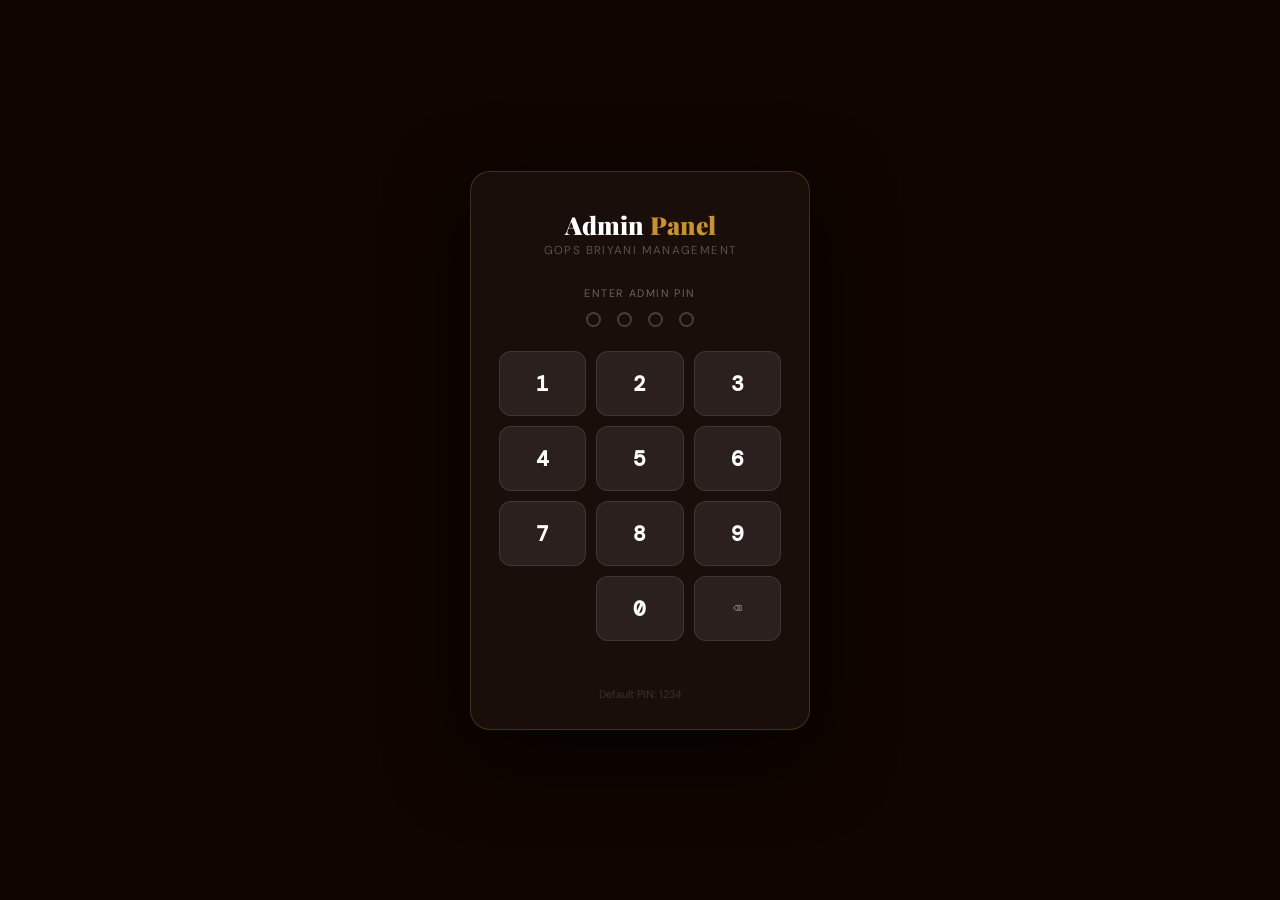
<file: admin.html>
<!DOCTYPE html>
<html lang="en">
<head>
<meta charset="UTF-8"/>
<meta name="viewport" content="width=device-width,initial-scale=1.0"/>
<title>Admin — Spice Garden</title>
<link href="https://fonts.googleapis.com/css2?family=Playfair+Display:wght@700;900&family=DM+Sans:wght@300;400;500;600&family=DM+Mono:wght@400;500&display=swap" rel="stylesheet"/>
<style>
:root{
  --red:#8b1a1a;--red2:#6e1212;
  --gold:#c9922a;--gold2:#e8c46a;
  --dark:#180900;--dark2:#100500;
  --dark3:#0c0300;
  --panel:#1e0f05;
  --border:rgba(255,255,255,.08);
  --muted:rgba(255,255,255,.35);
  --green:#2e7d32;--green2:#4caf50;
  --blue:#1565c0;--blue2:#42a5f5;
  --sidebar:240px;
}
*{box-sizing:border-box;margin:0;padding:0;-webkit-tap-highlight-color:transparent}
html,body{height:100%;font-family:'DM Sans',sans-serif;background:var(--dark);color:#fff;overflow:hidden}
a{text-decoration:none;color:inherit}
button{cursor:pointer;font-family:inherit}
input,select,textarea{font-family:inherit}

/* ══ PIN SCREEN ══ */
#pin-screen{position:fixed;inset:0;z-index:9999;background:var(--dark2);display:flex;align-items:center;justify-content:center;padding:20px}
.pin-box{background:rgba(255,255,255,.04);border:1px solid rgba(201,146,42,.25);border-radius:20px;padding:36px 28px 28px;text-align:center;width:100%;max-width:340px;box-shadow:0 24px 80px rgba(0,0,0,.7)}
.pin-logo{font-family:'Playfair Display',serif;font-size:1.55rem;font-weight:900;color:#fff;margin-bottom:2px}
.pin-logo span{color:var(--gold)}
.pin-sub{font-size:.72rem;color:rgba(255,255,255,.28);letter-spacing:.12em;text-transform:uppercase;margin-bottom:28px}
.pin-label{font-size:.68rem;letter-spacing:.13em;text-transform:uppercase;color:var(--muted);margin-bottom:12px}
.pin-dots{display:flex;justify-content:center;gap:16px;margin-bottom:24px}
.pin-dot{width:15px;height:15px;border-radius:50%;border:2px solid rgba(255,255,255,.2);background:transparent;transition:.18s}
.pin-dot.filled{background:var(--gold);border-color:var(--gold);transform:scale(1.15)}
@keyframes shake{0%,100%{transform:translateX(0)}25%{transform:translateX(-6px)}75%{transform:translateX(6px)}}
.pin-keypad{display:grid;grid-template-columns:repeat(3,1fr);gap:10px;margin-bottom:14px}
.pin-key{background:rgba(255,255,255,.08);border:1px solid rgba(255,255,255,.1);border-radius:12px;padding:18px 10px;font-size:1.3rem;font-weight:600;color:#fff;transition:.12s;font-family:'DM Mono',monospace;user-select:none}
.pin-key:active{background:rgba(201,146,42,.4);border-color:var(--gold);transform:scale(.93)}
.pin-key.del{font-size:.95rem;color:var(--muted)}
.pin-error{font-size:.78rem;color:#ef9a9a;height:18px;margin-top:4px}

/* ══ LAYOUT ══ */
#admin{display:none;height:100%;flex-direction:column}
#admin.open{display:flex}
.top-bar{height:52px;background:var(--dark3);border-bottom:1px solid var(--border);display:flex;align-items:center;padding:0 16px;gap:12px;flex-shrink:0;z-index:100}
.top-logo{font-family:'Playfair Display',serif;font-size:1rem;font-weight:900;color:var(--gold2);white-space:nowrap}
.top-logo span{color:rgba(255,255,255,.4);font-size:.7rem;font-weight:400;font-family:'DM Sans',sans-serif;margin-left:6px;letter-spacing:.08em;text-transform:uppercase}
.top-spacer{flex:1}
.top-status{font-size:.68rem;padding:3px 10px;border-radius:20px;font-weight:600;white-space:nowrap}
.top-status.ok{background:rgba(76,175,80,.2);color:#81c784}
.top-status.loading{background:rgba(255,152,0,.15);color:#ffb74d;animation:blink 1.2s infinite}
.top-status.err{background:rgba(244,67,54,.15);color:#ef9a9a}
@keyframes blink{0%,100%{opacity:1}50%{opacity:.3}}
.top-btn{background:rgba(255,255,255,.06);border:1px solid var(--border);color:var(--muted);padding:6px 12px;border-radius:6px;font-size:.75rem;white-space:nowrap}
.top-btn:hover{color:#fff;border-color:rgba(255,255,255,.2)}
.ham-btn{display:none;background:none;border:none;color:#fff;font-size:1.3rem;padding:4px}

.body-area{flex:1;overflow:hidden;display:flex}

/* ══ SIDEBAR ══ */
.sidebar{width:var(--sidebar);background:var(--dark3);border-right:1px solid var(--border);display:flex;flex-direction:column;flex-shrink:0;overflow-y:auto}
.sidebar-section{padding:8px 0}
.sidebar-label{font-size:.58rem;letter-spacing:.18em;text-transform:uppercase;color:rgba(255,255,255,.2);padding:10px 18px 4px;font-weight:600}
.nav-item{display:flex;align-items:center;gap:10px;padding:10px 18px;cursor:pointer;color:rgba(255,255,255,.45);font-size:.85rem;font-weight:500;transition:.15s;border-left:2px solid transparent;white-space:nowrap}
.nav-item:hover{color:rgba(255,255,255,.8);background:rgba(255,255,255,.04)}
.nav-item.active{color:var(--gold);border-left-color:var(--gold);background:rgba(201,146,42,.08)}
.nav-item .ni{font-size:1rem;width:20px;text-align:center;flex-shrink:0}
.sidebar-bottom{margin-top:auto;padding:12px;border-top:1px solid var(--border)}
.script-input{width:100%;background:rgba(255,255,255,.06);border:1px solid var(--border);color:rgba(255,255,255,.5);padding:7px 10px;border-radius:6px;font-size:.72rem;outline:none}
.script-input::placeholder{color:rgba(255,255,255,.2)}
.script-input:focus{border-color:rgba(201,146,42,.4);color:#fff}
.script-save-btn{width:100%;margin-top:6px;padding:7px;background:rgba(201,146,42,.2);border:1px solid rgba(201,146,42,.3);color:var(--gold2);border-radius:6px;font-size:.73rem;font-weight:600;transition:.15s}
.script-save-btn:hover{background:rgba(201,146,42,.35)}

/* ══ MAIN CONTENT ══ */
.main{flex:1;overflow-y:auto;overflow-x:hidden;padding:0;display:flex;flex-direction:column}
.page{display:none;flex:1;flex-direction:column;min-height:0}
.page.active{display:flex}
.page-hdr{padding:20px 24px 0;flex-shrink:0}
.page-hdr h1{font-family:'Playfair Display',serif;font-size:1.6rem;font-weight:700;margin-bottom:4px}
.page-hdr p{font-size:.82rem;color:rgba(255,255,255,.35)}
.page-body{padding:20px 24px;flex:1;overflow-y:auto}

/* ══ STAT CARDS ══ */
.stat-grid{display:grid;grid-template-columns:repeat(4,1fr);gap:14px;margin-bottom:20px}
.stat-card{background:rgba(255,255,255,.04);border:1px solid var(--border);border-radius:10px;padding:16px 18px}
.stat-card .sc-label{font-size:.65rem;letter-spacing:.12em;text-transform:uppercase;color:rgba(255,255,255,.3);margin-bottom:6px}
.stat-card .sc-val{font-family:'Playfair Display',serif;font-size:1.7rem;font-weight:700;color:#fff;line-height:1}
.stat-card .sc-sub{font-size:.72rem;color:rgba(255,255,255,.3);margin-top:5px}
.stat-card.gold{border-color:rgba(201,146,42,.25);background:rgba(201,146,42,.07)}
.stat-card.gold .sc-val{color:var(--gold)}
.stat-card.red{border-color:rgba(139,26,26,.4);background:rgba(139,26,26,.1)}
.stat-card.red .sc-val{color:#ef9a9a}
.stat-card.green{border-color:rgba(76,175,80,.25);background:rgba(76,175,80,.07)}
.stat-card.green .sc-val{color:#81c784}
.stat-card.blue{border-color:rgba(66,165,245,.2);background:rgba(66,165,245,.07)}
.stat-card.blue .sc-val{color:var(--blue2)}

/* ══ TABLE ══ */
.tbl-wrap{background:rgba(255,255,255,.03);border:1px solid var(--border);border-radius:10px;overflow:hidden;flex:1;display:flex;flex-direction:column;min-height:0}
.tbl-toolbar{padding:12px 16px;border-bottom:1px solid var(--border);display:flex;align-items:center;gap:10px;flex-wrap:wrap;flex-shrink:0}
.tbl-title{font-size:.88rem;font-weight:600;color:#fff;white-space:nowrap}
.tbl-spacer{flex:1}
.tbl-search{background:rgba(255,255,255,.07);border:1px solid var(--border);color:#fff;padding:7px 12px;border-radius:6px;font-size:.82rem;outline:none;width:200px}
.tbl-search::placeholder{color:rgba(255,255,255,.2)}
.tbl-search:focus{border-color:rgba(201,146,42,.4)}
select.tbl-filter{background:rgba(255,255,255,.07);border:1px solid var(--border);color:rgba(255,255,255,.7);padding:7px 10px;border-radius:6px;font-size:.8rem;outline:none;cursor:pointer}
select.tbl-filter option{background:var(--dark)}
.tbl-scroll{overflow:auto;flex:1}
table{width:100%;border-collapse:collapse;font-size:.82rem}
table thead tr{background:rgba(255,255,255,.06);position:sticky;top:0;z-index:2}
table th{padding:10px 14px;text-align:left;font-size:.65rem;letter-spacing:.1em;text-transform:uppercase;color:rgba(255,255,255,.35);white-space:nowrap;font-weight:600;border-bottom:1px solid var(--border)}
table th.sortable{cursor:pointer;user-select:none}
table th.sortable:hover{color:var(--gold)}
table td{padding:10px 14px;border-bottom:1px solid rgba(255,255,255,.04);color:rgba(255,255,255,.8);vertical-align:middle}
table tr:hover td{background:rgba(255,255,255,.03)}
table tr:last-child td{border-bottom:none}
.tbl-footer{padding:10px 16px;border-top:1px solid var(--border);font-size:.78rem;color:rgba(255,255,255,.3);display:flex;justify-content:space-between;align-items:center;flex-shrink:0;flex-wrap:wrap;gap:8px}

/* ══ BADGES / PILLS ══ */
.pill{display:inline-block;padding:2px 8px;border-radius:20px;font-size:.65rem;font-weight:600;letter-spacing:.05em;white-space:nowrap}
.pill-veg{background:rgba(76,175,80,.15);color:#81c784;border:1px solid rgba(76,175,80,.25)}
.pill-nonveg{background:rgba(244,67,54,.1);color:#ef9a9a;border:1px solid rgba(244,67,54,.2)}
.pill-best{background:rgba(201,146,42,.2);color:var(--gold2);border:1px solid rgba(201,146,42,.3)}
.pill-new{background:rgba(46,125,50,.2);color:#81c784;border:1px solid rgba(76,175,80,.3)}
.pill-chef{background:rgba(139,26,26,.25);color:#ef9a9a;border:1px solid rgba(139,26,26,.4)}
.pill-yes{background:rgba(76,175,80,.12);color:#81c784}
.pill-no{background:rgba(244,67,54,.1);color:#ef9a9a}

/* ══ ACTION BUTTONS in table ══ */
.act-btn{padding:5px 10px;border-radius:5px;font-size:.72rem;font-weight:600;border:1px solid transparent;transition:.15s;white-space:nowrap}
.act-edit{background:rgba(66,165,245,.12);color:var(--blue2);border-color:rgba(66,165,245,.2)}
.act-edit:hover{background:rgba(66,165,245,.25)}
.act-del{background:rgba(139,26,26,.18);color:#ef9a9a;border-color:rgba(139,26,26,.3)}
.act-del:hover{background:rgba(139,26,26,.35)}
.act-tog{background:rgba(255,255,255,.06);color:rgba(255,255,255,.5);border-color:var(--border)}
.act-tog:hover{color:#fff;border-color:rgba(255,255,255,.2)}

/* ══ ADD BUTTON ══ */
.btn-add{padding:8px 18px;background:var(--red);border:none;border-radius:6px;color:#fff;font-size:.78rem;font-weight:600;display:flex;align-items:center;gap:6px;transition:.15s;white-space:nowrap}
.btn-add:hover{background:var(--red2)}
.btn-gold{padding:8px 18px;background:var(--gold);border:none;border-radius:6px;color:#fff;font-size:.78rem;font-weight:600;transition:.15s}
.btn-gold:hover{background:#a67520}
.btn-outline{padding:7px 14px;background:transparent;border:1px solid var(--border);border-radius:6px;color:var(--muted);font-size:.78rem;transition:.15s}
.btn-outline:hover{color:#fff;border-color:rgba(255,255,255,.25)}
.btn-export{padding:7px 14px;background:rgba(76,175,80,.15);border:1px solid rgba(76,175,80,.3);border-radius:6px;color:#81c784;font-size:.75rem;font-weight:600}
.btn-export:hover{background:rgba(76,175,80,.25)}

/* ══ DATE QUICK FILTERS ══ */
.date-filters{display:flex;gap:6px;flex-wrap:wrap}
.dfl{padding:5px 12px;background:rgba(255,255,255,.06);border:1px solid var(--border);border-radius:20px;font-size:.72rem;color:rgba(255,255,255,.45);cursor:pointer;transition:.15s;white-space:nowrap}
.dfl:hover{color:#fff;border-color:rgba(255,255,255,.2)}
.dfl.on{background:rgba(201,146,42,.2);border-color:rgba(201,146,42,.4);color:var(--gold2)}
.date-range{display:flex;align-items:center;gap:6px;flex-wrap:wrap}
.date-inp{background:rgba(255,255,255,.07);border:1px solid var(--border);color:#fff;padding:6px 10px;border-radius:6px;font-size:.78rem;outline:none;cursor:pointer;color-scheme:dark}
.date-inp:focus{border-color:rgba(201,146,42,.4)}

/* ══ ANALYTICS ══ */
.analytics-grid{display:grid;grid-template-columns:1fr 1fr;gap:16px;margin-bottom:16px}
.chart-card{background:rgba(255,255,255,.04);border:1px solid var(--border);border-radius:10px;padding:18px}
.chart-card h3{font-size:.88rem;font-weight:600;color:rgba(255,255,255,.7);margin-bottom:16px}
.chart-card h3 span{color:var(--gold);font-family:'Playfair Display',serif;font-size:1.1rem}
/* bar chart */
.bar-chart{display:flex;align-items:flex-end;gap:6px;height:140px;padding-bottom:24px;position:relative}
.bar-chart::after{content:'';position:absolute;bottom:24px;left:0;right:0;height:1px;background:rgba(255,255,255,.06)}
.bar-wrap{flex:1;display:flex;flex-direction:column;align-items:center;gap:4px;height:100%}
.bar-inner{flex:1;display:flex;align-items:flex-end;width:100%}
.bar{width:100%;border-radius:3px 3px 0 0;transition:.4s;min-height:2px;background:linear-gradient(to top,var(--gold),var(--gold2))}
.bar.red{background:linear-gradient(to top,var(--red),#c23b3b)}
.bar-lbl{font-size:.6rem;color:rgba(255,255,255,.3);text-align:center;white-space:nowrap;overflow:hidden;text-overflow:ellipsis;width:100%}
.bar-val{font-size:.62rem;color:rgba(255,255,255,.4);text-align:center;margin-bottom:2px}
/* horizontal bars */
.hbar-list{display:flex;flex-direction:column;gap:10px}
.hbar-row{display:flex;align-items:center;gap:10px}
.hbar-name{font-size:.78rem;color:rgba(255,255,255,.6);width:140px;flex-shrink:0;white-space:nowrap;overflow:hidden;text-overflow:ellipsis}
.hbar-track{flex:1;background:rgba(255,255,255,.06);border-radius:3px;height:18px;overflow:hidden}
.hbar-fill{height:100%;border-radius:3px;background:linear-gradient(90deg,var(--gold),var(--gold2));transition:.4s}
.hbar-fill.red{background:linear-gradient(90deg,var(--red),#c23b3b)}
.hbar-count{font-size:.72rem;color:rgba(255,255,255,.4);width:50px;text-align:right;white-space:nowrap;flex-shrink:0}
/* summary row */
.summary-strip{display:grid;grid-template-columns:repeat(3,1fr);gap:12px;margin-bottom:16px}
.sum-item{background:rgba(255,255,255,.04);border:1px solid var(--border);border-radius:8px;padding:14px;text-align:center}
.sum-item .sv{font-family:'Playfair Display',serif;font-size:1.5rem;color:var(--gold)}
.sum-item .sl{font-size:.65rem;letter-spacing:.1em;text-transform:uppercase;color:rgba(255,255,255,.3);margin-top:4px}

/* ══ MODAL ══ */
.modal-bg{display:none;position:fixed;inset:0;background:rgba(0,0,0,.75);z-index:500;align-items:center;justify-content:center;padding:20px}
.modal-bg.open{display:flex}
.modal{background:var(--panel);border:1px solid var(--border);border-radius:14px;width:100%;max-width:480px;max-height:90vh;overflow-y:auto;box-shadow:0 32px 80px rgba(0,0,0,.8)}
.modal-hdr{padding:20px 22px 16px;border-bottom:1px solid var(--border);display:flex;align-items:center;justify-content:space-between}
.modal-hdr h2{font-family:'Playfair Display',serif;font-size:1.3rem}
.modal-close{background:none;border:none;color:rgba(255,255,255,.3);font-size:1.3rem;transition:.15s}
.modal-close:hover{color:#fff}
.modal-body{padding:20px 22px}
.modal-foot{padding:14px 22px;border-top:1px solid var(--border);display:flex;gap:10px;justify-content:flex-end}
.f-group{margin-bottom:14px}
.f-group label{display:block;font-size:.68rem;letter-spacing:.1em;text-transform:uppercase;color:var(--muted);margin-bottom:6px;font-weight:600}
.f-group input,.f-group select,.f-group textarea{width:100%;background:rgba(255,255,255,.07);border:1px solid rgba(255,255,255,.12);color:#fff;padding:9px 12px;border-radius:7px;font-size:.88rem;outline:none;transition:.2s}
.f-group input:focus,.f-group select:focus,.f-group textarea:focus{border-color:rgba(201,146,42,.5);background:rgba(255,255,255,.09)}
.f-group select option{background:var(--dark)}
.f-group textarea{resize:vertical;min-height:70px}
.f-row{display:grid;grid-template-columns:1fr 1fr;gap:12px}
.f-group input::placeholder,.f-group textarea::placeholder{color:rgba(255,255,255,.2)}
.btn-save{padding:10px 24px;background:var(--red);border:none;border-radius:7px;color:#fff;font-weight:600;font-size:.85rem;transition:.15s}
.btn-save:hover{background:var(--red2)}
.btn-save:disabled{opacity:.5;pointer-events:none}

/* ══ TOAST ══ */
.toast{position:fixed;bottom:24px;right:24px;padding:12px 20px;border-radius:10px;font-size:.85rem;font-weight:600;opacity:0;transition:.3s;z-index:9999;pointer-events:none;max-width:340px}
.toast.ok{background:#1a3a2a;border:1px solid #2e7d52;color:#4ade80}
.toast.err{background:#3a1a1a;border:1px solid #7d2e2e;color:#f87171}
.toast.info{background:#1a2a3a;border:1px solid #1565c0;color:var(--blue2)}
.toast.show{opacity:1}

/* ══ EMPTY / LOADING states ══ */
.empty-msg{text-align:center;padding:60px 20px;color:rgba(255,255,255,.2)}
.empty-msg .ei{font-size:3rem;margin-bottom:10px}
.loading-row td{text-align:center;padding:40px;color:rgba(255,255,255,.25);font-size:.88rem}
.shimmer{background:linear-gradient(90deg,rgba(255,255,255,.04) 25%,rgba(255,255,255,.08) 50%,rgba(255,255,255,.04) 75%);background-size:200% 100%;animation:shim 1.5s infinite}
@keyframes shim{0%{background-position:200% 0}100%{background-position:-200% 0}}

/* ══ RESPONSIVE ══ */
@media(max-width:900px){
  .stat-grid{grid-template-columns:1fr 1fr}
  .analytics-grid{grid-template-columns:1fr}
}
@media(max-width:680px){
  :root{--sidebar:0px}
  .sidebar{position:fixed;top:52px;left:0;bottom:0;width:240px;z-index:200;transform:translateX(-100%);transition:.3s;overflow-y:auto}
  .sidebar.open{transform:none;box-shadow:4px 0 24px rgba(0,0,0,.6)}
  .ham-btn{display:block}
  .stat-grid{grid-template-columns:1fr 1fr}
  .f-row{grid-template-columns:1fr}
  .tbl-search{width:120px}
  .date-filters{gap:4px}
  .summary-strip{grid-template-columns:1fr 1fr}
  .top-btn{padding:5px 8px;font-size:.7rem}
  .page-hdr{padding:14px 14px 0}
  .page-body{padding:14px}
  /* Make action buttons vertical on mobile */
  table td:last-child{display:flex;flex-direction:column;gap:4px;min-width:80px}
  .act-btn{font-size:.68rem;padding:4px 8px;text-align:center}
  /* Hide less important columns on mobile */
  table th:nth-child(4), table td:nth-child(4),
  table th:nth-child(9), table td:nth-child(9){display:none}
  .tbl-toolbar{flex-wrap:wrap;gap:8px}
  .tbl-title{width:100%}
}
@media(max-width:400px){
  .stat-grid{grid-template-columns:1fr}
  .summary-strip{grid-template-columns:1fr}
  .top-logo span{display:none}
}
</style>
<!-- Billzo config — load before any scripts so theme & vars are ready -->
<script src="config.js"></script>
</head>
<body>

<!-- ══ PIN ══ -->
<div id="pin-screen">
  <div class="pin-box">
    <div class="pin-logo">Admin <span>Panel</span></div>
    <div class="pin-sub" id="pin-sub-brand">Management Portal</div>
    <div class="pin-label">Enter Admin PIN</div>
    <div class="pin-dots">
      <div class="pin-dot" id="pd0"></div>
      <div class="pin-dot" id="pd1"></div>
      <div class="pin-dot" id="pd2"></div>
      <div class="pin-dot" id="pd3"></div>
    </div>
    <div class="pin-keypad">
      <button class="pin-key" onclick="pinPress('1')">1</button>
      <button class="pin-key" onclick="pinPress('2')">2</button>
      <button class="pin-key" onclick="pinPress('3')">3</button>
      <button class="pin-key" onclick="pinPress('4')">4</button>
      <button class="pin-key" onclick="pinPress('5')">5</button>
      <button class="pin-key" onclick="pinPress('6')">6</button>
      <button class="pin-key" onclick="pinPress('7')">7</button>
      <button class="pin-key" onclick="pinPress('8')">8</button>
      <button class="pin-key" onclick="pinPress('9')">9</button>
      <button class="pin-key" style="visibility:hidden" disabled></button>
      <button class="pin-key" onclick="pinPress('0')">0</button>
      <button class="pin-key del" onclick="pinDel()">⌫</button>
    </div>
    <div class="pin-error" id="pin-err"></div>
    <div style="margin-top:14px;font-size:.68rem;color:rgba(255,255,255,.15)">Default PIN: 1234</div>
  </div>
</div>

<!-- ══ ADMIN APP ══ -->
<div id="admin">

  <!-- Top bar -->
  <div class="top-bar">
    <button class="ham-btn" onclick="toggleSidebar()">☰</button>
    <div class="top-logo" id="admin-top-logo">🍽️ Admin <span>Panel</span></div>
    <div class="top-spacer"></div>
    <span class="top-status loading" id="conn-status">Connecting…</span>
    <button class="top-btn" onclick="refreshAll()">⟳ Refresh</button>
    <button class="top-btn" onclick="lockAdmin()">🔒 Lock</button>
  </div>

  <div class="body-area">

    <!-- Sidebar -->
    <div class="sidebar" id="sidebar">
      <div class="sidebar-section">
        <div class="sidebar-label">Main</div>
        <div class="nav-item active" onclick="showPage('dashboard')" id="nav-dashboard">
          <span class="ni">📊</span> Dashboard
        </div>
        <div class="nav-item" onclick="showPage('menu')" id="nav-menu">
          <span class="ni">🍽️</span> Menu Manager
        </div>
      </div>
      <div class="sidebar-section">
        <div class="sidebar-label">Orders</div>
        <div class="nav-item" onclick="showPage('orders')" id="nav-orders">
          <span class="ni">🧾</span> Orders
        </div>
        <div class="nav-item" onclick="showPage('analytics')" id="nav-analytics">
          <span class="ni">📈</span> Analytics
        </div>
      </div>
      <div class="sidebar-section">
        <div class="sidebar-label">Settings</div>
        <div class="nav-item" onclick="showPage('settings')" id="nav-settings">
          <span class="ni">⚙️</span> Settings
        </div>
      </div>
      <div class="sidebar-bottom">
        <div style="font-size:.62rem;color:rgba(255,255,255,.25);margin-bottom:6px;letter-spacing:.08em;text-transform:uppercase">Apps Script URL</div>
        <input class="script-input" id="script-url-input" placeholder="Paste URL here…" oninput="markUnsaved()"/>
        <button class="script-save-btn" onclick="saveScriptUrl()">💾 Save & Connect</button>
      </div>
    </div>

    <!-- Main -->
    <div class="main" id="main">

      <!-- ════ DASHBOARD ════ -->
      <div class="page active" id="page-dashboard">
        <div class="page-hdr">
          <h1>Dashboard</h1>
          <p id="dash-date">Loading…</p>
        </div>
        <div class="page-body">
          <div class="stat-grid">
            <div class="stat-card gold">
              <div class="sc-label">Today's Revenue</div>
              <div class="sc-val" id="d-today-rev">₹0</div>
              <div class="sc-sub" id="d-today-orders">0 orders today</div>
            </div>
            <div class="stat-card blue">
              <div class="sc-label">This Month</div>
              <div class="sc-val" id="d-month-rev">₹0</div>
              <div class="sc-sub" id="d-month-orders">0 orders this month</div>
            </div>
            <div class="stat-card green">
              <div class="sc-label">Total Orders</div>
              <div class="sc-val" id="d-total-orders">0</div>
              <div class="sc-sub" id="d-avg-order">Avg: ₹0 / order</div>
            </div>
            <div class="stat-card red">
              <div class="sc-label">Menu Items</div>
              <div class="sc-val" id="d-menu-count">0</div>
              <div class="sc-sub" id="d-menu-avail">0 available</div>
            </div>
          </div>
          <!-- Recent orders mini -->
          <div class="tbl-wrap" style="max-height:300px">
            <div class="tbl-toolbar">
              <span class="tbl-title">Recent Orders</span>
              <div class="tbl-spacer"></div>
              <button class="btn-outline" onclick="showPage('orders')">View All →</button>
            </div>
            <div class="tbl-scroll">
              <table id="dash-orders-tbl">
                <thead><tr>
                  <th>Order #</th><th>Date & Time</th><th>Customer</th><th>Items</th><th>Total</th>
                </tr></thead>
                <tbody id="dash-orders-body">
                  <tr class="loading-row"><td colspan="5">Loading orders…</td></tr>
                </tbody>
              </table>
            </div>
          </div>
        </div>
      </div>

      <!-- ════ MENU MANAGER ════ -->
      <div class="page" id="page-menu">
        <div class="page-hdr">
          <h1>Menu Manager</h1>
          <p>Add, edit or delete dishes. Changes go live on the website immediately.</p>
        </div>
        <div class="page-body" style="display:flex;flex-direction:column;gap:14px">
          <div class="tbl-wrap" style="flex:1">
            <div class="tbl-toolbar">
              <span class="tbl-title">All Dishes</span>
              <input class="tbl-search" id="menu-search" placeholder="🔍 Search dishes…" oninput="renderMenuTable()"/>
              <select class="tbl-filter" id="menu-cat-filter" onchange="renderMenuTable()">
                <option value="">All Categories</option>
              </select>
              <select class="tbl-filter" id="menu-type-filter" onchange="renderMenuTable()">
                <option value="">All Types</option>
                <option value="Veg">Veg</option>
                <option value="NonVeg">Non-Veg</option>
              </select>
              <div class="tbl-spacer"></div>
              <button class="btn-add" onclick="openAddDish()">+ Add Dish</button>
            </div>
            <div class="tbl-scroll">
              <table>
                <thead><tr>
                  <th>#</th>
                  <th class="sortable" onclick="sortMenu('Category')">Category ↕</th>
                  <th class="sortable" onclick="sortMenu('Name')">Name ↕</th>
                  <th>Description</th>
                  <th class="sortable" onclick="sortMenu('Price')">Price ↕</th>
                  <th>Type</th>
                  <th>Badge</th>
                  <th>Available</th>
                  <th>Image</th>
                  <th>Actions</th>
                </tr></thead>
                <tbody id="menu-tbl-body">
                  <tr class="loading-row"><td colspan="10">Loading menu…</td></tr>
                </tbody>
              </table>
            </div>
            <div class="tbl-footer">
              <span id="menu-count">0 dishes</span>
              <button class="btn-export" onclick="exportMenuCSV()">⬇ Export CSV</button>
            </div>
          </div>
        </div>
      </div>

      <!-- ════ ORDERS ════ -->
      <div class="page" id="page-orders">
        <div class="page-hdr">
          <h1>Orders</h1>
          <p>All orders with filters. Edit the sheet directly for status changes.</p>
        </div>
        <div class="page-body" style="display:flex;flex-direction:column;gap:14px">
          <!-- filter bar -->
          <div style="display:flex;flex-wrap:wrap;gap:10px;align-items:center">
            <div class="date-filters" id="date-quick-btns">
              <div class="dfl on" onclick="setDateFilter('today',this)">Today</div>
              <div class="dfl" onclick="setDateFilter('yesterday',this)">Yesterday</div>
              <div class="dfl" onclick="setDateFilter('week',this)">This Week</div>
              <div class="dfl" onclick="setDateFilter('month',this)">This Month</div>
              <div class="dfl" onclick="setDateFilter('all',this)">All Time</div>
            </div>
            <div class="date-range">
              <input class="date-inp" type="date" id="ord-from" onchange="setDateFilter('custom',null)"/>
              <span style="color:var(--muted);font-size:.8rem">to</span>
              <input class="date-inp" type="date" id="ord-to" onchange="setDateFilter('custom',null)"/>
            </div>
            <input class="tbl-search" id="ord-search" placeholder="🔍 Search orders…" oninput="renderOrdersTable()" style="width:180px"/>
            <select class="tbl-filter" id="ord-dish-filter" onchange="renderOrdersTable()">
              <option value="">All Dishes</option>
            </select>
          </div>

          <!-- summary strip -->
          <div class="summary-strip">
            <div class="sum-item"><div class="sv" id="ord-total-rev">₹0</div><div class="sl">Total Revenue</div></div>
            <div class="sum-item"><div class="sv" id="ord-count">0</div><div class="sl">Total Orders</div></div>
            <div class="sum-item"><div class="sv" id="ord-avg">₹0</div><div class="sl">Avg Order Value</div></div>
          </div>

          <div class="tbl-wrap" style="flex:1">
            <div class="tbl-toolbar">
              <span class="tbl-title">Order History</span>
              <div class="tbl-spacer"></div>
              <button class="btn-export" onclick="exportOrdersCSV()">⬇ Export CSV</button>
            </div>
            <div class="tbl-scroll">
              <table>
                <thead><tr>
                  <th>Order #</th>
                  <th class="sortable" onclick="sortOrders('Timestamp')">Date & Time ↕</th>
                  <th>Customer</th>
                  <th>Items</th>
                  <th>Subtotal</th>
                  <th>GST</th>
                  <th>Discount</th>
                  <th>Total</th>
                  <th>Status</th>
                </tr></thead>
                <tbody id="orders-tbl-body">
                  <tr class="loading-row"><td colspan="9">Loading orders…</td></tr>
                </tbody>
              </table>
            </div>
            <div class="tbl-footer">
              <span id="orders-showing">Showing 0 orders</span>
            </div>
          </div>
        </div>
      </div>

      <!-- ════ ANALYTICS ════ -->
      <div class="page" id="page-analytics">
        <div class="page-hdr">
          <h1>Analytics</h1>
          <p>Revenue trends and dish performance insights.</p>
        </div>
        <div class="page-body">
          <div style="display:flex;gap:10px;margin-bottom:18px;flex-wrap:wrap">
            <div class="dfl on" onclick="setAnalyticsPeriod('7d',this)">Last 7 Days</div>
            <div class="dfl" onclick="setAnalyticsPeriod('30d',this)">Last 30 Days</div>
            <div class="dfl" onclick="setAnalyticsPeriod('6m',this)">Last 6 Months</div>
            <div class="dfl" onclick="setAnalyticsPeriod('all',this)">All Time</div>
          </div>
          <div class="stat-grid" style="margin-bottom:18px">
            <div class="stat-card gold"><div class="sc-label">Period Revenue</div><div class="sc-val" id="an-rev">₹0</div></div>
            <div class="stat-card blue"><div class="sc-label">Period Orders</div><div class="sc-val" id="an-ords">0</div></div>
            <div class="stat-card green"><div class="sc-label">Avg / Day</div><div class="sc-val" id="an-avg-day">₹0</div></div>
            <div class="stat-card red"><div class="sc-label">Best Day Revenue</div><div class="sc-val" id="an-best">₹0</div></div>
          </div>
          <div class="analytics-grid">
            <div class="chart-card">
              <h3>Revenue by Day <span id="rev-chart-title"></span></h3>
              <div class="bar-chart" id="rev-chart"></div>
            </div>
            <div class="chart-card">
              <h3>Orders by Day <span id="ord-chart-title"></span></h3>
              <div class="bar-chart" id="ord-chart"></div>
            </div>
            <div class="chart-card">
              <h3>Top 10 Dishes by Orders</h3>
              <div class="hbar-list" id="top-dishes-chart"></div>
            </div>
            <div class="chart-card">
              <h3>Revenue by Category</h3>
              <div class="hbar-list" id="cat-chart"></div>
            </div>
          </div>
        </div>
      </div>

      <!-- ════ SETTINGS ════ -->
      <div class="page" id="page-settings">
        <div class="page-hdr">
          <h1>Settings</h1>
          <p>Configure connections and preferences.</p>
        </div>
        <div class="page-body">
          <div style="max-width:520px;display:flex;flex-direction:column;gap:16px">
            <div class="tbl-wrap">
              <div class="tbl-toolbar"><span class="tbl-title">Google Apps Script URL</span></div>
              <div style="padding:18px">
                <div class="f-group">
                  <label>Script URL (same URL for all operations)</label>
                  <input id="settings-url" placeholder="https://script.google.com/macros/s/…/exec" style="background:rgba(255,255,255,.07);border:1px solid var(--border);color:#fff;padding:9px 12px;border-radius:7px;font-size:.82rem;outline:none;width:100%"/>
                </div>
                <button class="btn-save" onclick="saveFromSettings()">💾 Save & Connect</button>
              </div>
            </div>
            <div class="tbl-wrap">
              <div class="tbl-toolbar"><span class="tbl-title">Admin PIN</span></div>
              <div style="padding:18px">
                <div class="f-group">
                  <label>Change Admin PIN (4 digits)</label>
                  <input id="new-pin" type="password" maxlength="4" placeholder="Enter new 4-digit PIN" style="background:rgba(255,255,255,.07);border:1px solid var(--border);color:#fff;padding:9px 12px;border-radius:7px;font-size:.82rem;outline:none;width:200px"/>
                </div>
                <button class="btn-save" onclick="changePin()">🔑 Update PIN</button>
              </div>
            </div>
            <div class="tbl-wrap">
              <div class="tbl-toolbar"><span class="tbl-title">Sheet Setup Guide</span></div>
              <div style="padding:18px;font-size:.82rem;color:rgba(255,255,255,.5);line-height:2">
                <b style="color:#fff">Menu Sheet headers (Row 1):</b><br/>
                <code style="color:var(--gold2);font-family:'DM Mono',monospace">Category | Name | Description | Price | Type | ImageURL | Badge | Available</code><br/><br/>
                <b style="color:#fff">Orders Sheet headers (Row 1):</b><br/>
                <code style="color:var(--gold2);font-family:'DM Mono',monospace">OrderNo | Timestamp | Customer | Items | Subtotal | GST | Discount | Total | Status</code><br/><br/>
                <b style="color:#fff">Deploy Apps Script as:</b> Web App → Execute as Me → Anyone can access
              </div>
            </div>
          </div>
        </div>
      </div>

    </div><!-- /main -->
  </div><!-- /body-area -->
</div><!-- /admin -->

<!-- ══ ADD/EDIT DISH MODAL ══ -->
<div class="modal-bg" id="dish-modal">
  <div class="modal">
    <div class="modal-hdr">
      <h2 id="modal-title">Add Dish</h2>
      <button class="modal-close" onclick="closeModal()">✕</button>
    </div>
    <div class="modal-body">
      <input type="hidden" id="edit-row-idx"/>
      <div class="f-row">
        <div class="f-group">
          <label>Category *</label>
          <input id="f-category" placeholder="Biryani, Starters…" list="cat-suggestions"/>
          <datalist id="cat-suggestions"></datalist>
        </div>
        <div class="f-group">
          <label>Type *</label>
          <select id="f-type">
            <option value="Veg">Veg</option>
            <option value="NonVeg">NonVeg</option>
          </select>
        </div>
      </div>
      <div class="f-group">
        <label>Dish Name *</label>
        <input id="f-name" placeholder="e.g. Chicken Dum Biryani"/>
      </div>
      <div class="f-group">
        <label>Description</label>
        <textarea id="f-desc" placeholder="Short description of the dish…" rows="2"></textarea>
      </div>
      <div class="f-row">
        <div class="f-group">
          <label>Price (₹) *</label>
          <input id="f-price" type="number" min="0" placeholder="380"/>
        </div>
        <div class="f-group">
          <label>Badge</label>
          <select id="f-badge">
            <option value="">None</option>
            <option value="Bestseller">Bestseller</option>
            <option value="New">New</option>
            <option value="Chef Special">Chef Special</option>
          </select>
        </div>
      </div>
      <div class="f-group">
        <label>Image URL</label>
        <input id="f-image" placeholder="https://… or leave blank for emoji"/>
      </div>
      <div class="f-group">
        <label>Available</label>
        <select id="f-avail">
          <option value="Yes">Yes — Visible on website</option>
          <option value="No">No — Hidden / Sold Out</option>
        </select>
      </div>
    </div>
    <div class="modal-foot">
      <button class="btn-outline" onclick="closeModal()">Cancel</button>
      <button class="btn-save" id="modal-save-btn" onclick="saveDish()">Save Dish</button>
    </div>
  </div>
</div>

<!-- ══ DELETE CONFIRM MODAL ══ -->
<div class="modal-bg" id="del-modal">
  <div class="modal" style="max-width:380px">
    <div class="modal-hdr">
      <h2>Delete Dish?</h2>
      <button class="modal-close" onclick="closeDelModal()">✕</button>
    </div>
    <div class="modal-body">
      <p style="color:rgba(255,255,255,.6);font-size:.9rem">Are you sure you want to delete <strong id="del-dish-name" style="color:#fff"></strong>? This cannot be undone.</p>
    </div>
    <div class="modal-foot">
      <button class="btn-outline" onclick="closeDelModal()">Cancel</button>
      <button class="act-btn act-del" style="padding:9px 20px;font-size:.82rem" onclick="confirmDelete()">🗑 Delete</button>
    </div>
  </div>
</div>

<!-- ══ TOAST ══ -->
<div class="toast" id="toast"></div>

<script>
/* ── Billzo: read URLs & PINs from config.js ── */
var _cfg = window.APP_CONFIG || {};
const ADMIN_PIN      = localStorage.getItem('admin_pin')        || (_cfg.admin  && _cfg.admin.pin)         || '1234';
let SCRIPT_URL       = localStorage.getItem('admin_script_url') || (_cfg.sheets && _cfg.sheets.scriptURL)  || '';
const MENU_CSV_URL   = (_cfg.sheets && _cfg.sheets.menuCSV)    || '';
const ORDERS_CSV_URL = (_cfg.sheets && _cfg.sheets.ordersCSV)  || '';

/* Apply business name from config */
(function() {
  var biz = _cfg.business || {};
  var name = biz.name || 'Admin';
  var logoEl = document.getElementById('admin-top-logo');
  if (logoEl) logoEl.innerHTML = '🍽️ ' + name + ' <span>Admin</span>';
  var pinSubEl = document.getElementById('pin-sub-brand');
  if (pinSubEl) pinSubEl.textContent = name + ' Management';
})();

/* ═══ STATE ═══ */
let allMenu   = [];  // raw rows from sheet
let allOrders = [];  // raw rows from sheet
let menuSortKey = '', menuSortAsc = true;
let ordSortKey  = '', ordSortAsc  = false;
let activeFilter = 'today';
let analyticsPeriod = '7d';
let pendingDeleteRow = -1;

/* ═══════════════════════════════════════════════
   PIN
═══════════════════════════════════════════════ */
let pinBuf = '';
function pinPress(d){
  if(pinBuf.length>=4) return;
  pinBuf += d;
  for(let i=0;i<4;i++) document.getElementById('pd'+i).classList.toggle('filled', i<pinBuf.length);
  if(pinBuf.length===4){
    const storedPin = localStorage.getItem('admin_pin')||'1234';
    if(pinBuf===storedPin){
      document.getElementById('pin-screen').style.display='none';
      document.getElementById('admin').classList.add('open');
      document.getElementById('script-url-input').value = SCRIPT_URL;
      document.getElementById('settings-url').value = SCRIPT_URL;
      document.getElementById('dash-date').textContent = 'Today — ' + new Date().toLocaleDateString('en-IN',{weekday:'long',year:'numeric',month:'long',day:'numeric'});
      initDates();
      document.getElementById('script-url-input').value = SCRIPT_URL;
      document.getElementById('settings-url').value = SCRIPT_URL;
      refreshAll();
    } else {
      document.getElementById('pin-err').textContent='Incorrect PIN';
      document.querySelectorAll('.pin-dot').forEach(d=>{ d.style.animation='none'; setTimeout(()=>{d.style.animation='';},10); d.classList.add('shake'); setTimeout(()=>d.classList.remove('shake'),400); });
      pinBuf=''; setTimeout(()=>{ for(let i=0;i<4;i++) document.getElementById('pd'+i).classList.remove('filled'); document.getElementById('pin-err').textContent=''; },600);
    }
  }
}
function pinDel(){ if(pinBuf.length){ pinBuf=pinBuf.slice(0,-1); for(let i=0;i<4;i++) document.getElementById('pd'+i).classList.toggle('filled',i<pinBuf.length); } }
function lockAdmin(){ pinBuf=''; document.getElementById('pin-screen').style.display=''; document.getElementById('admin').classList.remove('open'); for(let i=0;i<4;i++) document.getElementById('pd'+i).classList.remove('filled'); }
function changePin(){
  const np = document.getElementById('new-pin').value.trim();
  if(!/^\d{4}$/.test(np)){ toast('PIN must be exactly 4 digits','err'); return; }
  localStorage.setItem('admin_pin',np); toast('PIN updated! Use it next time you log in.','ok');
  document.getElementById('new-pin').value='';
}

/* ═══════════════════════════════════════════════
   NAVIGATION
═══════════════════════════════════════════════ */
function showPage(p){
  document.querySelectorAll('.page').forEach(el=>el.classList.remove('active'));
  document.querySelectorAll('.nav-item').forEach(el=>el.classList.remove('active'));
  document.getElementById('page-'+p).classList.add('active');
  document.getElementById('nav-'+p).classList.add('active');
  if(window.innerWidth<=680) document.getElementById('sidebar').classList.remove('open');
  if(p==='analytics') renderAnalytics();
}
function toggleSidebar(){ document.getElementById('sidebar').classList.toggle('open'); }

/* ═══════════════════════════════════════════════
   SCRIPT URL
═══════════════════════════════════════════════ */
function saveScriptUrl(){
  SCRIPT_URL = document.getElementById('script-url-input').value.trim();
  document.getElementById('settings-url').value = SCRIPT_URL;
  localStorage.setItem('admin_script_url', SCRIPT_URL);
  if(SCRIPT_URL){ toast('URL saved! Loading data…','ok'); refreshAll(); }
  else toast('Please paste a valid URL','err');
}
function saveFromSettings(){
  SCRIPT_URL = document.getElementById('settings-url').value.trim();
  document.getElementById('script-url-input').value = SCRIPT_URL;
  localStorage.setItem('admin_script_url', SCRIPT_URL);
  if(SCRIPT_URL){ toast('URL saved! Loading data…','ok'); refreshAll(); }
  else toast('Please paste a valid URL','err');
}
function markUnsaved(){}

/* ═══════════════════════════════════════════════
   API CALLS
═══════════════════════════════════════════════ */
function setConnStatus(type, msg){
  const el = document.getElementById('conn-status');
  el.className = 'top-status ' + type;
  el.textContent = msg;
}

/* ══ READ: fetch CSV (no CORS, works on GitHub Pages) ══ */
function fetchCSV(url){
  return fetch(url + '&t=' + Date.now())
    .then(function(r){ if(!r.ok) throw new Error('HTTP '+r.status); return r.text(); })
    .then(parseCSVtoRows);
}

function parseCSVtoRows(csv){
  var lines = csv.replace(/\r/g,'').trim().split('\n').filter(Boolean);
  if(lines.length < 2) return [];
  var headers = csvSplit(lines[0]);
  return lines.slice(1).map(function(line, i){
    var cols = csvSplit(line);
    var obj = { _row: i + 2 };
    headers.forEach(function(h, j){ obj[h.trim()] = (cols[j]||'').trim(); });
    return obj;
  }).filter(function(r){ return Object.values(r).some(function(v){ return typeof v === 'string' && v.length > 0; }); });
}

function csvSplit(line){
  var result = [], cur = '', inQ = false;
  for(var i = 0; i < line.length; i++){
    var c = line[i];
    if(c === '"'){ inQ = !inQ; }
    else if(c === ',' && !inQ){ result.push(cur); cur = ''; }
    else { cur += c; }
  }
  result.push(cur);
  return result;
}

/* ══ WRITE: Apps Script POST no-cors (same as billing.html) ══ */
function apiPost(payload){
  return fetch(SCRIPT_URL, {
    method: 'POST',
    mode: 'no-cors',
    headers: {'Content-Type':'text/plain'},
    body: JSON.stringify(payload)
  });
}

function refreshAll(){
  setConnStatus('loading','Loading…');
  Promise.all([loadMenu(), loadOrders()])
    .then(function(){ setConnStatus('ok','✓ Connected'); })
    .catch(function(e){
      console.error(e);
      setConnStatus('err','Connection error');
      toast('Could not load sheet. Check CSV URLs are published.','err');
    });
}

/* ═══════════════════════════════════════════════
   MENU LOAD & RENDER
═══════════════════════════════════════════════ */
function loadMenu(){
  return fetchCSV(MENU_CSV_URL).then(function(rows){
    allMenu = rows;
    buildMenuCatFilter();
    updateCatSuggestions();
    renderMenuTable();
    updateDashMenuStats();
  });
}

function buildMenuCatFilter(){
  const sel = document.getElementById('menu-cat-filter');
  const current = sel.value;
  const cats = [...new Set(allMenu.map(r=>r.Category).filter(Boolean))];
  sel.innerHTML = '<option value="">All Categories</option>' + cats.map(c=>`<option value="${c}"${current===c?' selected':''}>${c}</option>`).join('');
  // Dish filter for orders
  const dsel = document.getElementById('ord-dish-filter');
  const dcurrent = dsel.value;
  dsel.innerHTML = '<option value="">All Dishes</option>' + allMenu.map(r=>`<option value="${esc(r.Name)}"${dcurrent===r.Name?' selected':''}>${r.Name}</option>`).join('');
}

function updateCatSuggestions(){
  const dl = document.getElementById('cat-suggestions');
  const cats = [...new Set(allMenu.map(r=>r.Category).filter(Boolean))];
  dl.innerHTML = cats.map(c=>`<option value="${c}"></option>`).join('');
}

function renderMenuTable(){
  const search  = (document.getElementById('menu-search').value||'').toLowerCase();
  const catF    = document.getElementById('menu-cat-filter').value;
  const typeF   = document.getElementById('menu-type-filter').value;
  let rows = allMenu.filter(r=>{
    if(catF  && r.Category !== catF)  return false;
    if(typeF && r.Type     !== typeF)  return false;
    if(search && !`${r.Name} ${r.Category} ${r.Description}`.toLowerCase().includes(search)) return false;
    return true;
  });
  if(menuSortKey){ rows.sort((a,b)=>{ let av=a[menuSortKey]||'', bv=b[menuSortKey]||''; if(menuSortKey==='Price'){av=+av;bv=+bv;} return menuSortAsc ? (av>bv?1:-1) : (av<bv?1:-1); }); }
  const tbody = document.getElementById('menu-tbl-body');
  if(!rows.length){ tbody.innerHTML='<tr class="loading-row"><td colspan="10">No dishes found</td></tr>'; document.getElementById('menu-count').textContent='0 dishes'; return; }
  tbody.innerHTML = rows.map((r,i)=>{
    const badgePill = r.Badge ? `<span class="pill ${r.Badge==='Bestseller'?'pill-best':r.Badge==='New'?'pill-new':'pill-chef'}">${r.Badge}</span>` : '—';
    const imgPreview = r.ImageURL ? `<img src="${esc(r.ImageURL)}" style="width:36px;height:36px;object-fit:cover;border-radius:4px;display:block" onerror="this.style.display='none'"/>` : '<span style="color:rgba(255,255,255,.2);font-size:.8rem">No image</span>';
    return `<tr>
      <td style="color:rgba(255,255,255,.3);font-size:.72rem">${r._row}</td>
      <td><span style="font-size:.72rem;color:rgba(255,255,255,.4)">${esc(r.Category)}</span></td>
      <td style="font-weight:600;color:#fff;max-width:160px">${esc(r.Name)}</td>
      <td style="max-width:180px;color:rgba(255,255,255,.4);font-size:.78rem">${esc(r.Description||'')}</td>
      <td style="font-family:'DM Mono',monospace;color:var(--gold2)">₹${r.Price}</td>
      <td><span class="pill ${r.Type==='Veg'?'pill-veg':'pill-nonveg'}">${r.Type}</span></td>
      <td>${badgePill}</td>
      <td><span class="pill ${r.Available==='Yes'?'pill-yes':'pill-no'}">${r.Available}</span></td>
      <td>${imgPreview}</td>
      <td style="white-space:nowrap;display:flex;gap:5px;align-items:center">
        <button class="act-btn act-edit" onclick="openEditDish(${r._row})">✏️ Edit</button>
        <button class="act-btn act-tog" onclick="toggleAvail(${r._row},'${r.Available}')">${r.Available==='Yes'?'🚫 Sold Out':'✅ Enable'}</button>
        <button class="act-btn act-del" onclick="openDelete(${r._row},'${esc(r.Name)}')">🗑</button>
      </td>
    </tr>`;
  }).join('');
  document.getElementById('menu-count').textContent = rows.length + ' dish' + (rows.length!==1?'es':'');
}

function sortMenu(key){ if(menuSortKey===key) menuSortAsc=!menuSortAsc; else { menuSortKey=key; menuSortAsc=true; } renderMenuTable(); }

/* ── ADD DISH ── */
function openAddDish(){
  clearDishModal();
  document.getElementById('modal-title').textContent = 'Add New Dish';
  document.getElementById('edit-row-idx').value = '';
  document.getElementById('modal-save-btn').textContent = '+ Add Dish';
  document.getElementById('dish-modal').classList.add('open');
}

function openEditDish(rowIdx){
  const r = allMenu.find(m=>m._row===rowIdx);
  if(!r) return;
  clearDishModal();
  document.getElementById('modal-title').textContent = 'Edit Dish';
  document.getElementById('edit-row-idx').value = rowIdx;
  document.getElementById('f-category').value = r.Category||'';
  document.getElementById('f-name').value = r.Name||'';
  document.getElementById('f-desc').value = r.Description||'';
  document.getElementById('f-price').value = r.Price||'';
  document.getElementById('f-type').value = r.Type||'Veg';
  document.getElementById('f-image').value = r.ImageURL||'';
  document.getElementById('f-badge').value = r.Badge||'';
  document.getElementById('f-avail').value = r.Available||'Yes';
  document.getElementById('modal-save-btn').textContent = '💾 Save Changes';
  document.getElementById('dish-modal').classList.add('open');
}

function clearDishModal(){
  ['f-category','f-name','f-desc','f-price','f-image'].forEach(id=>document.getElementById(id).value='');
  document.getElementById('f-type').value='Veg';
  document.getElementById('f-badge').value='';
  document.getElementById('f-avail').value='Yes';
}
function closeModal(){ document.getElementById('dish-modal').classList.remove('open'); }

function saveDish(){
  const name = document.getElementById('f-name').value.trim();
  const cat  = document.getElementById('f-category').value.trim();
  const price= document.getElementById('f-price').value.trim();
  if(!name||!cat||!price){ toast('Name, Category and Price are required','err'); return; }
  const rowIdx = document.getElementById('edit-row-idx').value;
  const payload = {
    action:      rowIdx ? 'editDish' : 'addDish',
    rowIndex:    rowIdx ? +rowIdx : undefined,
    Category:    cat, Name: name,
    Description: document.getElementById('f-desc').value.trim(),
    Price:       price,
    Type:        document.getElementById('f-type').value,
    ImageURL:    document.getElementById('f-image').value.trim(),
    Badge:       document.getElementById('f-badge').value,
    Available:   document.getElementById('f-avail').value,
  };
  const btn = document.getElementById('modal-save-btn');
  btn.disabled=true; btn.textContent='Saving…';
  apiPost(payload).then(function(){
    closeModal();
    toast(rowIdx ? 'Saved! Refreshing…' : 'Dish added! Refreshing…', 'ok');
    setTimeout(function(){ loadMenu(); }, 2500);
  }).catch(function(e){
    toast('Error: ' + e.message, 'err');
  }).finally(function(){ btn.disabled=false; btn.textContent=rowIdx?'💾 Save Changes':'+ Add Dish'; });
}

/* ── TOGGLE AVAILABILITY ── */
function toggleAvail(rowIdx, current){
  const newVal = current==='Yes' ? 'No' : 'Yes';
  const item = allMenu.find(m=>m._row===rowIdx);
  if(item) item.Available = newVal;
  renderMenuTable(); updateDashMenuStats();
  toast(newVal==='Yes' ? '✅ Enabled — saving…' : '🚫 Sold Out — saving…', 'info');
  apiPost({ action:'editField', rowIndex:rowIdx, field:'Available', value:newVal }).then(function(){
    setTimeout(function(){ loadMenu().then(function(){ toast(newVal==='Yes' ? 'Dish enabled ✅' : 'Marked sold out 🚫','ok'); }); }, 2500);
  }).catch(function(e){
    if(item) item.Available = current;
    renderMenuTable();
    toast('Error: '+e.message,'err');
  });
}

/* ── DELETE ── */
function openDelete(rowIdx, name){
  pendingDeleteRow = rowIdx;
  document.getElementById('del-dish-name').textContent = name;
  document.getElementById('del-modal').classList.add('open');
}
function closeDelModal(){ document.getElementById('del-modal').classList.remove('open'); pendingDeleteRow=-1; }
function confirmDelete(){
  if(pendingDeleteRow<0) return;
  const row = pendingDeleteRow;
  closeDelModal();
  allMenu = allMenu.filter(m=>m._row!==row);
  renderMenuTable();
  toast('Deleting…','info');
  apiPost({ action:'deleteDish', rowIndex:row }).then(function(){
    toast('Dish deleted ✓','ok');
    setTimeout(function(){ loadMenu(); }, 2500);
  }).catch(function(e){ toast('Error: '+e.message,'err'); loadMenu(); });
}

/* ── EXPORT MENU CSV ── */
function exportMenuCSV(){
  const headers = ['Category','Name','Description','Price','Type','ImageURL','Badge','Available'];
  const rows = [headers, ...allMenu.map(r=>headers.map(h=>r[h]||''))];
  downloadCSV(rows, 'menu-export.csv');
}

/* ═══════════════════════════════════════════════
   ORDERS
═══════════════════════════════════════════════ */

/* Handles: 609, "609", "609.00", "Rs.609.00", "Rs. 609.00" */
function getTotal(r){
  var raw = String(r.Total || r.total || '0');
  // Extract the last number in the string: handles "Rs.609.00", "609.00", "609"
  var m = raw.match(/(\d+\.?\d*)(?!.*\d)/);
  return m ? parseFloat(m[1]) : 0;
}

/* Handles ISO "2026-03-11T..." and locale "11/03/2026, 11:18" and "11 Mar 2026, 11:18 AM" */
function toDateStr(ts){
  if(!ts) return '';
  var s = String(ts).trim();
  // ISO format: 2026-03-11T...
  if(/^\d{4}-\d{2}-\d{2}/.test(s)) return s.slice(0,10);
  // en-IN locale: "11/3/2026, 11:18:35 am" or "11/03/2026, 11:18:35"
  var m = s.match(/^(\d{1,2})\/(\d{1,2})\/(\d{4})/);
  if(m) return m[3] + '-' + ('0'+m[2]).slice(-2) + '-' + ('0'+m[1]).slice(-2);
  // fallback: try JS Date parse
  var d = new Date(s);
  if(!isNaN(d)) return d.toLocaleDateString('en-CA', {timeZone:'Asia/Kolkata'});
  return '';
}

function loadOrders(){
  return fetchCSV(ORDERS_CSV_URL).then(function(rows){
    allOrders = rows;
    renderOrdersTable();
    renderDashOrders();
    updateDashOrderStats();
  });
}

function initDates(){
  const today = todayStr();
  document.getElementById('ord-from').value = today;
  document.getElementById('ord-to').value   = today;
}

function todayStr(){
  // IST timezone — sheet timestamps are saved in IST
  return new Date().toLocaleDateString('en-CA', {timeZone:'Asia/Kolkata'});
}
function dateStr(d){ return d.toLocaleDateString('en-CA', {timeZone:'Asia/Kolkata'}); }

function setDateFilter(type, btn){
  activeFilter = type;
  if(btn){ document.querySelectorAll('.dfl').forEach(b=>b.classList.remove('on')); btn.classList.add('on'); }
  const today = new Date(), td = todayStr();
  if(type==='today'){ document.getElementById('ord-from').value=td; document.getElementById('ord-to').value=td; }
  else if(type==='yesterday'){ const y=new Date(today); y.setDate(y.getDate()-1); const ys=dateStr(y); document.getElementById('ord-from').value=ys; document.getElementById('ord-to').value=ys; }
  else if(type==='week'){ const w=new Date(today); w.setDate(w.getDate()-6); document.getElementById('ord-from').value=dateStr(w); document.getElementById('ord-to').value=td; }
  else if(type==='month'){ const m=new Date(today.getFullYear(),today.getMonth(),1); document.getElementById('ord-from').value=dateStr(m); document.getElementById('ord-to').value=td; }
  else if(type==='all'){ document.getElementById('ord-from').value='2020-01-01'; document.getElementById('ord-to').value=td; }
  renderOrdersTable();
}

function getFilteredOrders(){
  const from   = document.getElementById('ord-from').value;
  const to     = document.getElementById('ord-to').value;
  const search = (document.getElementById('ord-search').value||'').toLowerCase();
  const dish   = document.getElementById('ord-dish-filter').value;
  return allOrders.filter(r=>{
    const dstr = toDateStr(r.Timestamp);
    if(from && dstr < from) return false;
    if(to   && dstr > to)   return false;
    const billNo = r['Bill No'] || r.OrderNo || '';
    if(search && !`${billNo} ${r.Customer||''} ${r.Items||''}`.toLowerCase().includes(search)) return false;
    if(dish  && !(r.Items||'').includes(dish)) return false;
    return true;
  });
}

function renderOrdersTable(){
  let rows = getFilteredOrders();
  if(ordSortKey){ rows.sort((a,b)=>{ let av=a[ordSortKey]||'',bv=b[ordSortKey]||''; return ordSortAsc?(av>bv?1:-1):(av<bv?1:-1); }); }
  const tbody = document.getElementById('orders-tbl-body');
  if(!rows.length){ tbody.innerHTML='<tr class="loading-row"><td colspan="9">No orders for this period</td></tr>'; }
  else {
    tbody.innerHTML = rows.map(r=>{
      const total   = getTotal(r);
      const billNo  = r['Bill No'] || r.OrderNo || '—';
      const statusCls = r.Status==='Closed'?'pill-yes':r.Status==='Pending'?'pill-chef':'pill-new';
      return `<tr>
        <td style="font-family:'DM Mono',monospace;color:var(--gold2);font-size:.8rem">${esc(billNo)}</td>
        <td style="font-size:.78rem;white-space:nowrap;color:rgba(255,255,255,.6)">${fmtDate(r.Timestamp)}</td>
        <td style="font-weight:500">${esc(r.Customer||'Walk-in')}</td>
        <td style="max-width:200px;font-size:.75rem;color:rgba(255,255,255,.5)">${esc(r.Items||'')}</td>
        <td style="font-size:.78rem;color:rgba(255,255,255,.5)">${r.Subtotal||'—'}</td>
        <td style="font-size:.78rem;color:rgba(255,255,255,.4)">${r.GST||'—'}</td>
        <td style="font-size:.78rem;color:#f87171">${r.Discount&&r.Discount!=='--'?r.Discount:'—'}</td>
        <td style="font-family:'Playfair Display',serif;font-weight:700;color:var(--gold)">₹${total.toFixed(0)}</td>
        <td><span class="pill ${statusCls}">${r.Status||'—'}</span></td>
      </tr>`;
    }).join('');
  }
  const totals = rows.reduce((s,r)=>{ s.rev+=getTotal(r); s.cnt++; return s; },{rev:0,cnt:0});
  document.getElementById('ord-total-rev').textContent = '₹' + totals.rev.toFixed(0);
  document.getElementById('ord-count').textContent     = totals.cnt;
  document.getElementById('ord-avg').textContent       = totals.cnt ? '₹'+(totals.rev/totals.cnt).toFixed(0) : '₹0';
  document.getElementById('orders-showing').textContent = `Showing ${rows.length} of ${allOrders.length} orders`;
}

function sortOrders(key){ if(ordSortKey===key) ordSortAsc=!ordSortAsc; else{ordSortKey=key;ordSortAsc=false;} renderOrdersTable(); }

function renderDashOrders(){
  const recent = [...allOrders].sort((a,b)=> toDateStr(b.Timestamp) >= toDateStr(a.Timestamp) ? 1 : -1).slice(0,8);
  const tbody = document.getElementById('dash-orders-body');
  if(!recent.length){ tbody.innerHTML='<tr class="loading-row"><td colspan="5">No orders yet</td></tr>'; return; }
  tbody.innerHTML = recent.map(r=>{
    const billNo = r['Bill No'] || r.OrderNo || '—';
    return `<tr>
      <td style="font-family:'DM Mono',monospace;color:var(--gold2);font-size:.8rem">${esc(billNo)}</td>
      <td style="font-size:.78rem;color:rgba(255,255,255,.5)">${fmtDate(r.Timestamp)}</td>
      <td>${esc(r.Customer||'Walk-in')}</td>
      <td style="max-width:180px;font-size:.75rem;color:rgba(255,255,255,.4)">${esc(r.Items||'')}</td>
      <td style="font-family:'Playfair Display',serif;color:var(--gold);font-weight:700">₹${getTotal(r).toFixed(0)}</td>
    </tr>`;
  }).join('');
}

function updateDashOrderStats(){
  const td = todayStr();
  const todayOrds = allOrders.filter(r=> toDateStr(r.Timestamp) === td);
  const monthOrds = allOrders.filter(r=> toDateStr(r.Timestamp).slice(0,7) === td.slice(0,7));
  const todayRev  = todayOrds.reduce((s,r)=>s+getTotal(r), 0);
  const monthRev  = monthOrds.reduce((s,r)=>s+getTotal(r), 0);
  const totalRev  = allOrders.reduce((s,r)=>s+getTotal(r), 0);
  // Debug: log first order total to console
  document.getElementById('d-today-rev').textContent    = '₹'+todayRev.toFixed(0);
  document.getElementById('d-today-orders').textContent = todayOrds.length+' orders today';
  document.getElementById('d-month-rev').textContent    = '₹'+monthRev.toFixed(0);
  document.getElementById('d-month-orders').textContent = monthOrds.length+' orders this month';
  document.getElementById('d-total-orders').textContent = allOrders.length;
  document.getElementById('d-avg-order').textContent    = allOrders.length?'Avg: ₹'+(totalRev/allOrders.length).toFixed(0)+' / order':'No orders yet';
}

function updateDashMenuStats(){
  const avail = allMenu.filter(r=>r.Available==='Yes').length;
  document.getElementById('d-menu-count').textContent = allMenu.length;
  document.getElementById('d-menu-avail').textContent = avail + ' available';
}

function exportOrdersCSV(){
  const rows = getFilteredOrders();
  const headers = ['OrderNo','Timestamp','Customer','Items','Subtotal','GST','Discount','Total','Status'];
  downloadCSV([headers, ...rows.map(r=>headers.map(h=>r[h]||''))], 'orders-export.csv');
}

/* ═══════════════════════════════════════════════
   ANALYTICS
═══════════════════════════════════════════════ */
function setAnalyticsPeriod(p, btn){
  analyticsPeriod = p;
  document.querySelectorAll('#page-analytics .dfl').forEach(b=>b.classList.remove('on'));
  if(btn) btn.classList.add('on');
  renderAnalytics();
}

function getAnalyticsOrders(){
  const now = new Date(), td = todayStr();
  let from;
  if(analyticsPeriod==='7d'){ const d=new Date(now); d.setDate(d.getDate()-6); from=dateStr(d); }
  else if(analyticsPeriod==='30d'){ const d=new Date(now); d.setDate(d.getDate()-29); from=dateStr(d); }
  else if(analyticsPeriod==='6m'){ const d=new Date(now); d.setMonth(d.getMonth()-5); d.setDate(1); from=dateStr(d); }
  else from='2020-01-01';
  return allOrders.filter(r=>{ const ds=toDateStr(r.Timestamp); return ds>=from && ds<=td; });
}

function renderAnalytics(){
  const orders = getAnalyticsOrders();
  const totalRev = orders.reduce((s,r)=>s+getTotal(r), 0);
  document.getElementById('an-rev').textContent  = '₹'+totalRev.toFixed(0);
  document.getElementById('an-ords').textContent = orders.length;

  const byDay = {};
  orders.forEach(r=>{
    const d = toDateStr(r.Timestamp);
    if(!d) return;
    byDay[d] = byDay[d]||{rev:0,cnt:0};
    byDay[d].rev += getTotal(r);
    byDay[d].cnt++;
  });
  const dayKeys = Object.keys(byDay).sort();
  const dayRevs = dayKeys.map(d=>byDay[d].rev);
  const dayCnts = dayKeys.map(d=>byDay[d].cnt);
  const avgDay  = dayKeys.length ? totalRev/dayKeys.length : 0;
  const bestDay = Math.max(...dayRevs,0);
  document.getElementById('an-avg-day').textContent = '₹'+avgDay.toFixed(0);
  document.getElementById('an-best').textContent    = '₹'+bestDay.toFixed(0);

  // Revenue bar chart
  renderBarChart('rev-chart', dayKeys, dayRevs, d=>shortDate(d), v=>'₹'+v.toFixed(0), false);
  // Orders bar chart
  renderBarChart('ord-chart', dayKeys, dayCnts, d=>shortDate(d), v=>v+'', true);

  // Top dishes
  const dishCount = {};
  orders.forEach(r=>{
    (r.Items||'').split('|').forEach(seg=>{
      const m = seg.trim().match(/^(.+?) x(\d+)/);
      if(m){ const name=m[1].trim(); dishCount[name]=(dishCount[name]||0)+parseInt(m[2]); }
    });
  });
  const topDishes = Object.entries(dishCount).sort((a,b)=>b[1]-a[1]).slice(0,10);
  const maxD = topDishes[0]?topDishes[0][1]:1;
  document.getElementById('top-dishes-chart').innerHTML = topDishes.length
    ? topDishes.map(([name,cnt])=>`<div class="hbar-row">
        <div class="hbar-name" title="${esc(name)}">${esc(name)}</div>
        <div class="hbar-track"><div class="hbar-fill" style="width:${(cnt/maxD*100).toFixed(1)}%"></div></div>
        <div class="hbar-count">${cnt} sold</div>
      </div>`).join('')
    : '<div style="color:rgba(255,255,255,.25);font-size:.85rem;padding:16px 0">No order data yet</div>';

  // Revenue by category
  const catRev = {};
  orders.forEach(r=>{
    (r.Items||'').split('|').forEach(seg=>{
      const m = seg.trim().match(/^(.+?) x\d+ \(Rs\.([\d.]+)\)/);
      if(m){
        const dishName=m[1].trim();
        const val=parseFloat(m[2])||0;
        const menuItem = allMenu.find(mi=>mi.Name===dishName);
        const cat = menuItem?menuItem.Category:'Other';
        catRev[cat]=(catRev[cat]||0)+val;
      }
    });
  });
  const catEntries = Object.entries(catRev).sort((a,b)=>b[1]-a[1]);
  const maxC = catEntries[0]?catEntries[0][1]:1;
  document.getElementById('cat-chart').innerHTML = catEntries.length
    ? catEntries.map(([cat,rev])=>`<div class="hbar-row">
        <div class="hbar-name">${esc(cat)}</div>
        <div class="hbar-track"><div class="hbar-fill red" style="width:${(rev/maxC*100).toFixed(1)}%"></div></div>
        <div class="hbar-count">₹${rev.toFixed(0)}</div>
      </div>`).join('')
    : '<div style="color:rgba(255,255,255,.25);font-size:.85rem;padding:16px 0">No order data yet</div>';
}

function renderBarChart(elId, labels, values, labelFmt, valFmt, isBlue){
  const el = document.getElementById(elId);
  if(!values.length){ el.innerHTML='<div style="color:rgba(255,255,255,.2);font-size:.82rem;padding:20px 0">No data for this period</div>'; return; }
  const max = Math.max(...values,1);
  // show last 10 only to avoid clutter
  const show = 10;
  const sl = labels.slice(-show), sv = values.slice(-show);
  el.innerHTML = sv.map((v,i)=>{
    const pct = (v/max*100).toFixed(1);
    return `<div class="bar-wrap">
      <div class="bar-val">${valFmt(v)}</div>
      <div class="bar-inner"><div class="bar${isBlue?' red':''}" style="height:${pct}%"></div></div>
      <div class="bar-lbl">${labelFmt(sl[i])}</div>
    </div>`;
  }).join('');
}

function shortDate(d){
  if(!d) return '';
  const p = d.split('-');
  return p[2]+'/'+p[1];
}

/* ═══════════════════════════════════════════════
   HELPERS
═══════════════════════════════════════════════ */
function esc(s){ return String(s||'').replace(/&/g,'&amp;').replace(/</g,'&lt;').replace(/>/g,'&gt;').replace(/"/g,'&quot;'); }

function fmtDate(ts){
  if(!ts) return '—';
  try {
    var s = String(ts).trim();
    var d;

    // Format from Apps Script: "21/3/2026, 10:30:00 am" or "21/03/2026, 10:30:00"
    var m = s.match(/^(\d{1,2})\/(\d{1,2})\/(\d{4}),?\s*(\d{1,2}):(\d{2})(?::(\d{2}))?\s*(am|pm)?/i);
    if(m){
      var day=parseInt(m[1]), mon=parseInt(m[2])-1, yr=parseInt(m[3]);
      var hr=parseInt(m[4]), min=parseInt(m[5]);
      var ampm = m[7] ? m[7].toLowerCase() : '';
      if(ampm==='pm' && hr!==12) hr+=12;
      if(ampm==='am' && hr===12) hr=0;
      d = new Date(yr, mon, day, hr, min);
    }
    // ISO format: "2026-03-21T10:30:00"
    else if(/^\d{4}-\d{2}-\d{2}/.test(s)){
      d = new Date(s);
    }
    // Last resort
    else {
      d = new Date(s);
    }

    if(isNaN(d)) return s.slice(0,16);
    return d.toLocaleDateString('en-IN',{day:'2-digit',month:'short',year:'2-digit'})
      + ' ' + d.toLocaleTimeString('en-IN',{hour:'2-digit',minute:'2-digit'});
  } catch(e){ return String(ts).slice(0,16); }
}

function downloadCSV(rows, filename){
  const csv = rows.map(r=>r.map(c=>'"'+String(c||'').replace(/"/g,'""')+'"').join(',')).join('\n');
  const a = document.createElement('a');
  a.href = 'data:text/csv;charset=utf-8,\uFEFF' + encodeURIComponent(csv);
  a.download = filename;
  a.click();
}

function toast(msg, type){
  const el = document.getElementById('toast');
  el.textContent = msg;
  el.className = 'toast '+(type||'ok')+' show';
  setTimeout(()=>el.classList.remove('show'),3500);
}

/* keyboard PIN */
document.addEventListener('keydown',e=>{
  if(document.getElementById('pin-screen').style.display==='none') return;
  if(e.key>='0'&&e.key<='9') pinPress(e.key);
  if(e.key==='Backspace') pinDel();
});
</script>
</body>
</html>
</file>
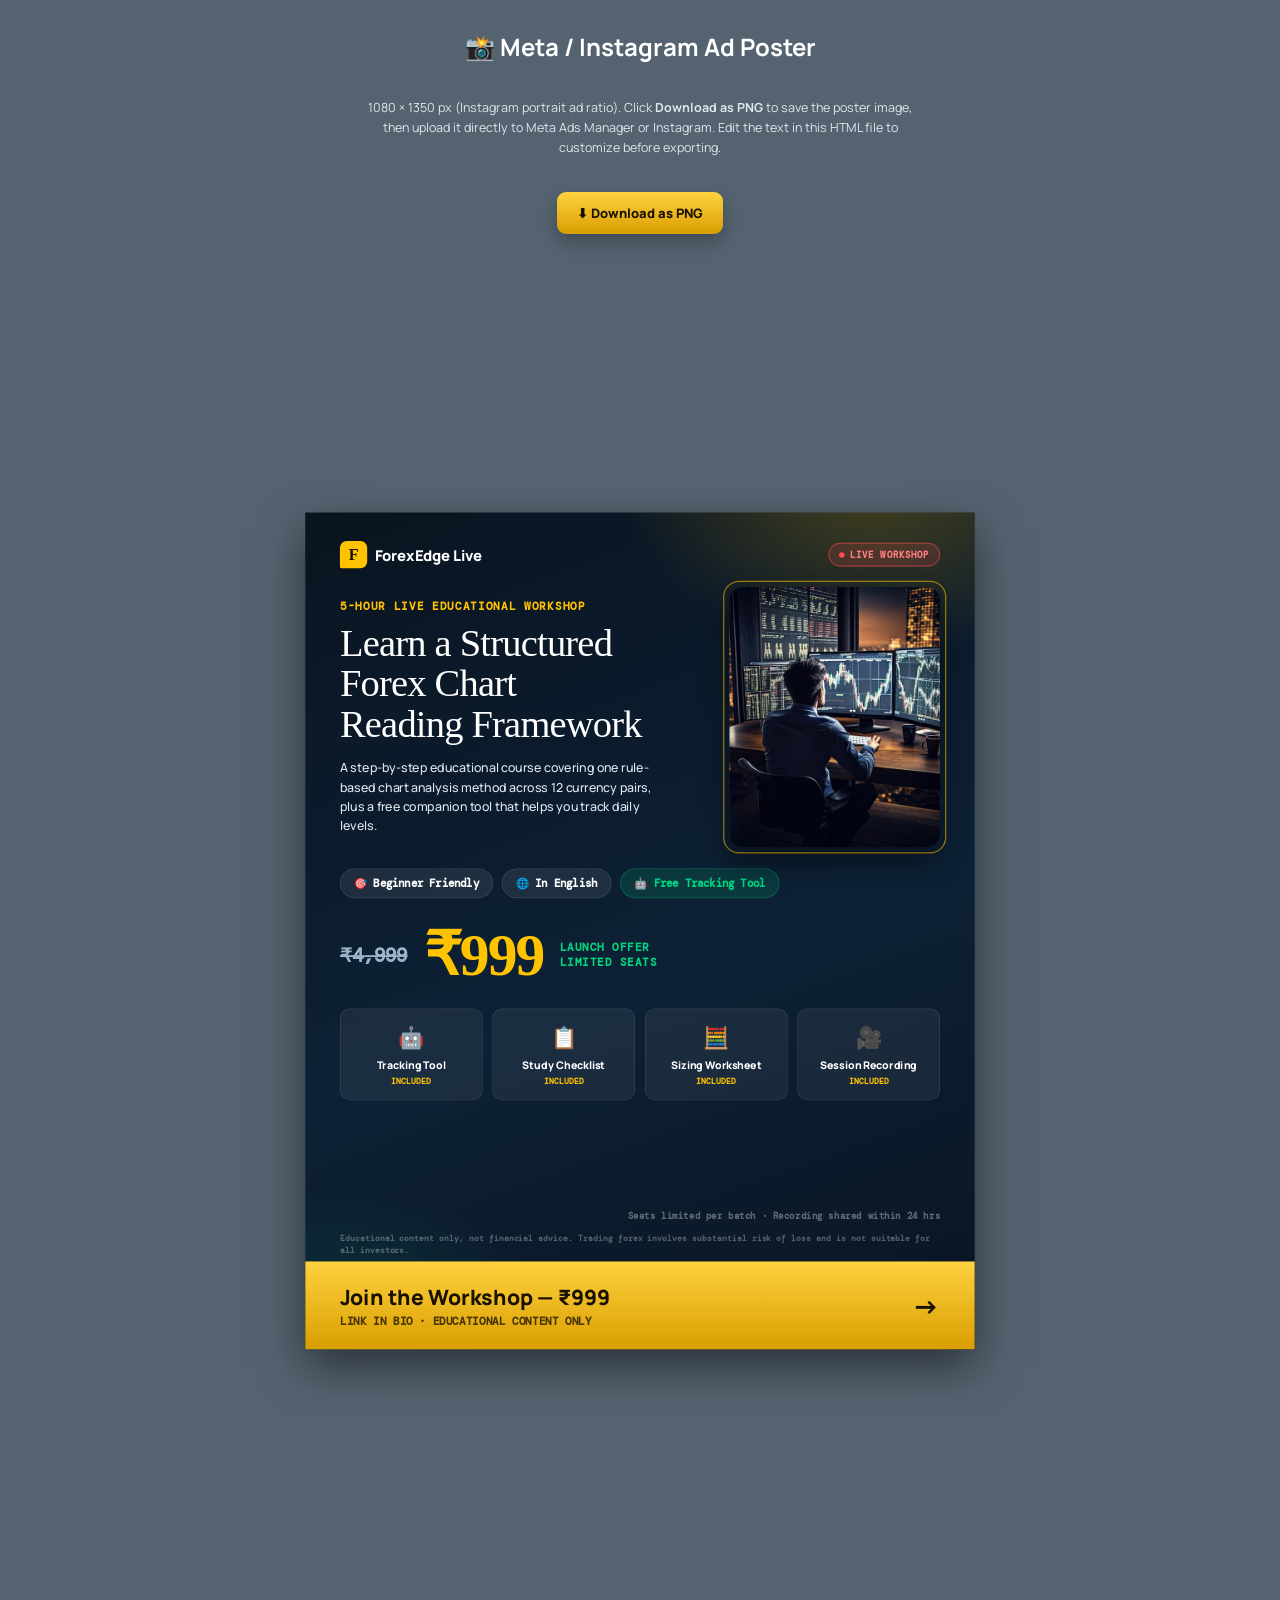
<file: dashboard/forex-webinar-ad-poster.html>
<!doctype html>
<html lang="en">
<head>
<meta charset="utf-8">
<meta name="viewport" content="width=device-width, initial-scale=1">
<title>Forex Workshop — Ad Poster (Download)</title>
<link rel="preconnect" href="https://fonts.googleapis.com">
<link rel="preconnect" href="https://fonts.gstatic.com" crossorigin>
<link href="https://fonts.googleapis.com/css2?family=DM+Mono:wght@500;700&family=Manrope:wght@500;700;800;900&display=swap" rel="stylesheet">
<style>
  :root{
    --ink:#0d1b2a; --navy:#0a1420; --navy2:#12273a; --gold:#ffc300; --gold-dark:#d99e00;
    --white:#fff; --muted:#9fb3c8; --green:#00d47e; --red:#ff4d4d; --line:rgba(255,255,255,.14);
  }
  *{box-sizing:border-box}
  body{margin:0;background:#556370;font-family:Manrope,sans-serif;display:flex;flex-direction:column;align-items:center;gap:22px;padding:30px 14px}
  h2{font-family:Manrope,sans-serif;color:#fff;margin:0}
  .toolbar{display:flex;gap:12px;flex-wrap:wrap;justify-content:center}
  .toolbar button{font:800 13px Manrope,sans-serif;padding:12px 20px;border:none;border-radius:9px;cursor:pointer;
                  background:linear-gradient(180deg,#ffd23f,var(--gold-dark));color:#1a1200;box-shadow:0 8px 18px rgba(0,0,0,.25)}
  .toolbar button:active{transform:scale(.98)}
  .hint{color:#dfe6ec;font-size:12.5px;max-width:560px;text-align:center;line-height:1.6}

  /* ---- poster (1080x1350 — Instagram portrait ratio, scaled down to fit screen) ---- */
  .poster-scale{transform-origin:top center}
  .poster{
    width:1080px;height:1350px;position:relative;overflow:hidden;
    background:
      radial-gradient(700px 500px at 85% -5%, rgba(255,195,0,.25), transparent 60%),
      radial-gradient(650px 550px at 5% 105%, rgba(0,212,126,.18), transparent 60%),
      linear-gradient(160deg,#0a1420,#0d2136 55%,#0a1420);
    color:#fff; font-family:Manrope,sans-serif; box-shadow:0 30px 70px rgba(0,0,0,.5);
    display:flex;flex-direction:column;
  }
  .poster * {box-sizing:border-box}

  /* top brand row */
  .p-top{display:flex;align-items:center;justify-content:space-between;padding:46px 56px 0}
  .p-brand{display:flex;align-items:center;gap:12px;font:900 24px Manrope,sans-serif;letter-spacing:-.02em}
  .p-brand .mark{width:44px;height:44px;border-radius:11px 11px 11px 3px;background:var(--gold);color:#1a1200;
                  display:grid;place-items:center;font-family:Georgia,serif;font-weight:900;font-size:26px}
  .p-live{background:rgba(255,77,77,.15);border:1.5px solid var(--red);color:#ff8080;
          font:800 15px 'DM Mono',monospace;text-transform:uppercase;letter-spacing:.06em;
          padding:8px 16px;border-radius:999px;display:flex;align-items:center;gap:8px}
  .p-live .blip{width:9px;height:9px;border-radius:50%;background:var(--red)}

  /* hero copy */
  .p-hero{padding:30px 56px 0;display:flex;align-items:center;justify-content:space-between;gap:28px}
  .p-hero-text{flex:1;min-width:0}
  .p-eyebrow{font:800 17px 'DM Mono',monospace;text-transform:uppercase;letter-spacing:.14em;color:var(--gold);margin-bottom:16px}
  .p-title{font-family:Georgia,serif;font-weight:400;font-size:62px;line-height:1.05;letter-spacing:-.02em;margin:0}
  .p-title em{font-style:italic;color:var(--gold)}
  .p-sub{margin:22px 0 0;font-size:20px;line-height:1.55;color:#dfe8ef;max-width:520px;font-weight:500}

  /* hero photo */
  .p-hero-photo{position:relative;flex:none;width:340px;height:420px}
  .p-hero-photo .ring{position:absolute;inset:-10px;border-radius:26px;border:2.5px solid rgba(255,195,0,.55);pointer-events:none}
  .p-hero-photo img{width:100%;height:100%;object-fit:cover;object-position:top center;border-radius:22px;
                     box-shadow:0 24px 46px rgba(0,0,0,.45);display:block;background:#1b2c3d}
  .p-hero-photo .float-badge{position:absolute;left:-26px;bottom:22px;background:var(--navy2);border:1.5px solid var(--line);
                              border-radius:12px;padding:12px 16px;box-shadow:0 12px 24px rgba(0,0,0,.4);
                              font:800 14px 'DM Mono',monospace;color:#fff;display:flex;align-items:center;gap:8px;white-space:nowrap}
  .p-hero-photo .float-badge b{color:var(--green);font-size:16px}

  /* pill row */
  .p-pills{display:flex;gap:14px;flex-wrap:wrap;padding:34px 56px 0}
  .p-pill{background:rgba(255,255,255,.08);border:1.5px solid var(--line);border-radius:999px;
          padding:12px 22px;font:700 17px 'DM Mono',monospace;color:#fff}
  .p-pill.g{background:rgba(0,212,126,.14);border-color:rgba(0,212,126,.4);color:var(--green)}

  /* price block */
  .p-price-row{display:flex;align-items:center;gap:26px;padding:44px 56px 0}
  .p-price-old{font:700 30px 'DM Mono',monospace;color:#9fb3c8;text-decoration:line-through}
  .p-price-new{font:900 96px Georgia,serif;color:var(--gold);letter-spacing:-.03em;line-height:1}
  .p-price-tag{font:800 18px 'DM Mono',monospace;color:var(--green);text-transform:uppercase;letter-spacing:.06em}

  /* bonus strip */
  .p-bonus{display:flex;gap:16px;padding:38px 56px 0}
  .p-bonus-card{flex:1;background:rgba(255,255,255,.06);border:1.5px solid var(--line);border-radius:16px;
                padding:22px 20px;text-align:center}
  .p-bonus-card .ic{font-size:34px;margin-bottom:10px}
  .p-bonus-card b{display:block;font-size:17px;font-weight:800}
  .p-bonus-card span{display:block;font:700 13px 'DM Mono',monospace;color:var(--gold);margin-top:6px}

  /* footer CTA bar */
  .p-footer{margin-top:auto;background:linear-gradient(180deg,#ffd23f,var(--gold-dark));
             padding:34px 56px;display:flex;align-items:center;justify-content:space-between}
  .p-footer .cta-main{font:900 34px Manrope,sans-serif;color:#1a1200}
  .p-footer .cta-sub{font:800 17px 'DM Mono',monospace;color:#4a3600;margin-top:6px;text-transform:uppercase;letter-spacing:.04em}
  .p-footer .arrow{font:900 44px Manrope,sans-serif;color:#1a1200}

  .p-watermark{position:absolute;right:56px;bottom:205px;font:700 15px 'DM Mono',monospace;color:rgba(255,255,255,.35)}
  .p-disclaimer{position:absolute;left:56px;right:56px;bottom:150px;font:600 13px 'DM Mono',monospace;color:rgba(255,255,255,.3);line-height:1.5}

  @media (max-width:1150px){
    .poster{transform:scale(0.42)}
  }
  @media (min-width:1151px) and (max-width:1500px){
    .poster{transform:scale(0.62)}
  }
</style>
</head>
<body>

<h2>📸 Meta / Instagram Ad Poster</h2>
<p class="hint">1080 × 1350 px (Instagram portrait ad ratio). Click <b>Download as PNG</b> to save the poster image,
  then upload it directly to Meta Ads Manager or Instagram. Edit the text in this HTML file to customize before exporting.</p>

<div class="toolbar">
  <button id="downloadBtn">⬇ Download as PNG</button>
</div>

<div class="poster-scale">
  <div class="poster" id="poster">
    <div class="p-top">
      <div class="p-brand"><span class="mark">F</span>ForexEdge&nbsp;Live</div>
      <div class="p-live"><span class="blip"></span>Live Workshop</div>
    </div>

    <div class="p-hero">
      <div class="p-hero-text">
        <div class="p-eyebrow">5-Hour Live Educational Workshop</div>
        <h1 class="p-title">Learn a Structured<br>Forex Chart<br>Reading Framework</h1>
        <p class="p-sub">A step-by-step educational course covering one rule-based chart analysis method across 12 currency pairs, plus a free companion tool that helps you track daily levels.</p>
      </div>
      <div class="p-hero-photo">
        <div class="ring"></div>
        <img src="t1.png" alt="Trader reviewing charts on a laptop">
      </div>
    </div>

    <div class="p-pills">
      <div class="p-pill">🎯 Beginner Friendly</div>
      <div class="p-pill">🌐 In English</div>
      <div class="p-pill g">🤖 Free Tracking Tool</div>
    </div>

    <div class="p-price-row">
      <div class="p-price-old">₹4,999</div>
      <div class="p-price-new">₹999</div>
      <div>
        <div class="p-price-tag">Launch Offer</div>
        <div class="p-price-tag">Limited Seats</div>
      </div>
    </div>

    <div class="p-bonus">
      <div class="p-bonus-card"><div class="ic">🤖</div><b>Tracking Tool</b><span>INCLUDED</span></div>
      <div class="p-bonus-card"><div class="ic">📋</div><b>Study Checklist</b><span>INCLUDED</span></div>
      <div class="p-bonus-card"><div class="ic">🧮</div><b>Sizing Worksheet</b><span>INCLUDED</span></div>
      <div class="p-bonus-card"><div class="ic">🎥</div><b>Session Recording</b><span>INCLUDED</span></div>
    </div>

    <div class="p-watermark">Seats limited per batch · Recording shared within 24 hrs</div>

    <div class="p-footer">
      <div>
        <div class="cta-main">Join the Workshop — ₹999</div>
        <div class="cta-sub">Link in Bio · Educational Content Only</div>
      </div>
      <div class="arrow">→</div>
    </div>

    <div class="p-disclaimer">Educational content only, not financial advice. Trading forex involves substantial risk of loss and is not suitable for all investors.</div>
  </div>
</div>

<script>
  // Renders the poster to a canvas and triggers a PNG download without external libraries.
  document.getElementById('downloadBtn').addEventListener('click', async () => {
    const poster = document.getElementById('poster');
    const prevTransform = poster.style.transform;
    poster.style.transform = 'none'; // export at full 1080x1350, ignore responsive scale

    try {
      const dataUrl = await htmlToPngFallback(poster);
      const a = document.createElement('a');
      a.href = dataUrl;
      a.download = 'forex-webinar-ad-poster.png';
      a.click();
    } catch (e) {
      alert('Auto-download needs an internet connection (loads a small renderer library) or use your browser\'s screenshot tool on the poster above.');
    } finally {
      poster.style.transform = prevTransform;
    }
  });

  // Lazy-loads html2canvas from CDN on first click, then reuses it.
  function htmlToPngFallback(node){
    return new Promise((resolve, reject) => {
      function render(){
        window.html2canvas(node, {width:1080, height:1350, scale:1, backgroundColor:null, useCORS:true})
          .then(canvas => resolve(canvas.toDataURL('image/png')))
          .catch(reject);
      }
      if (window.html2canvas) { render(); return; }
      const s = document.createElement('script');
      s.src = 'https://cdnjs.cloudflare.com/ajax/libs/html2canvas/1.4.1/html2canvas.min.js';
      s.onload = render;
      s.onerror = () => reject(new Error('renderer failed to load'));
      document.head.appendChild(s);
    });
  }
</script>
</body>
</html>
</file>
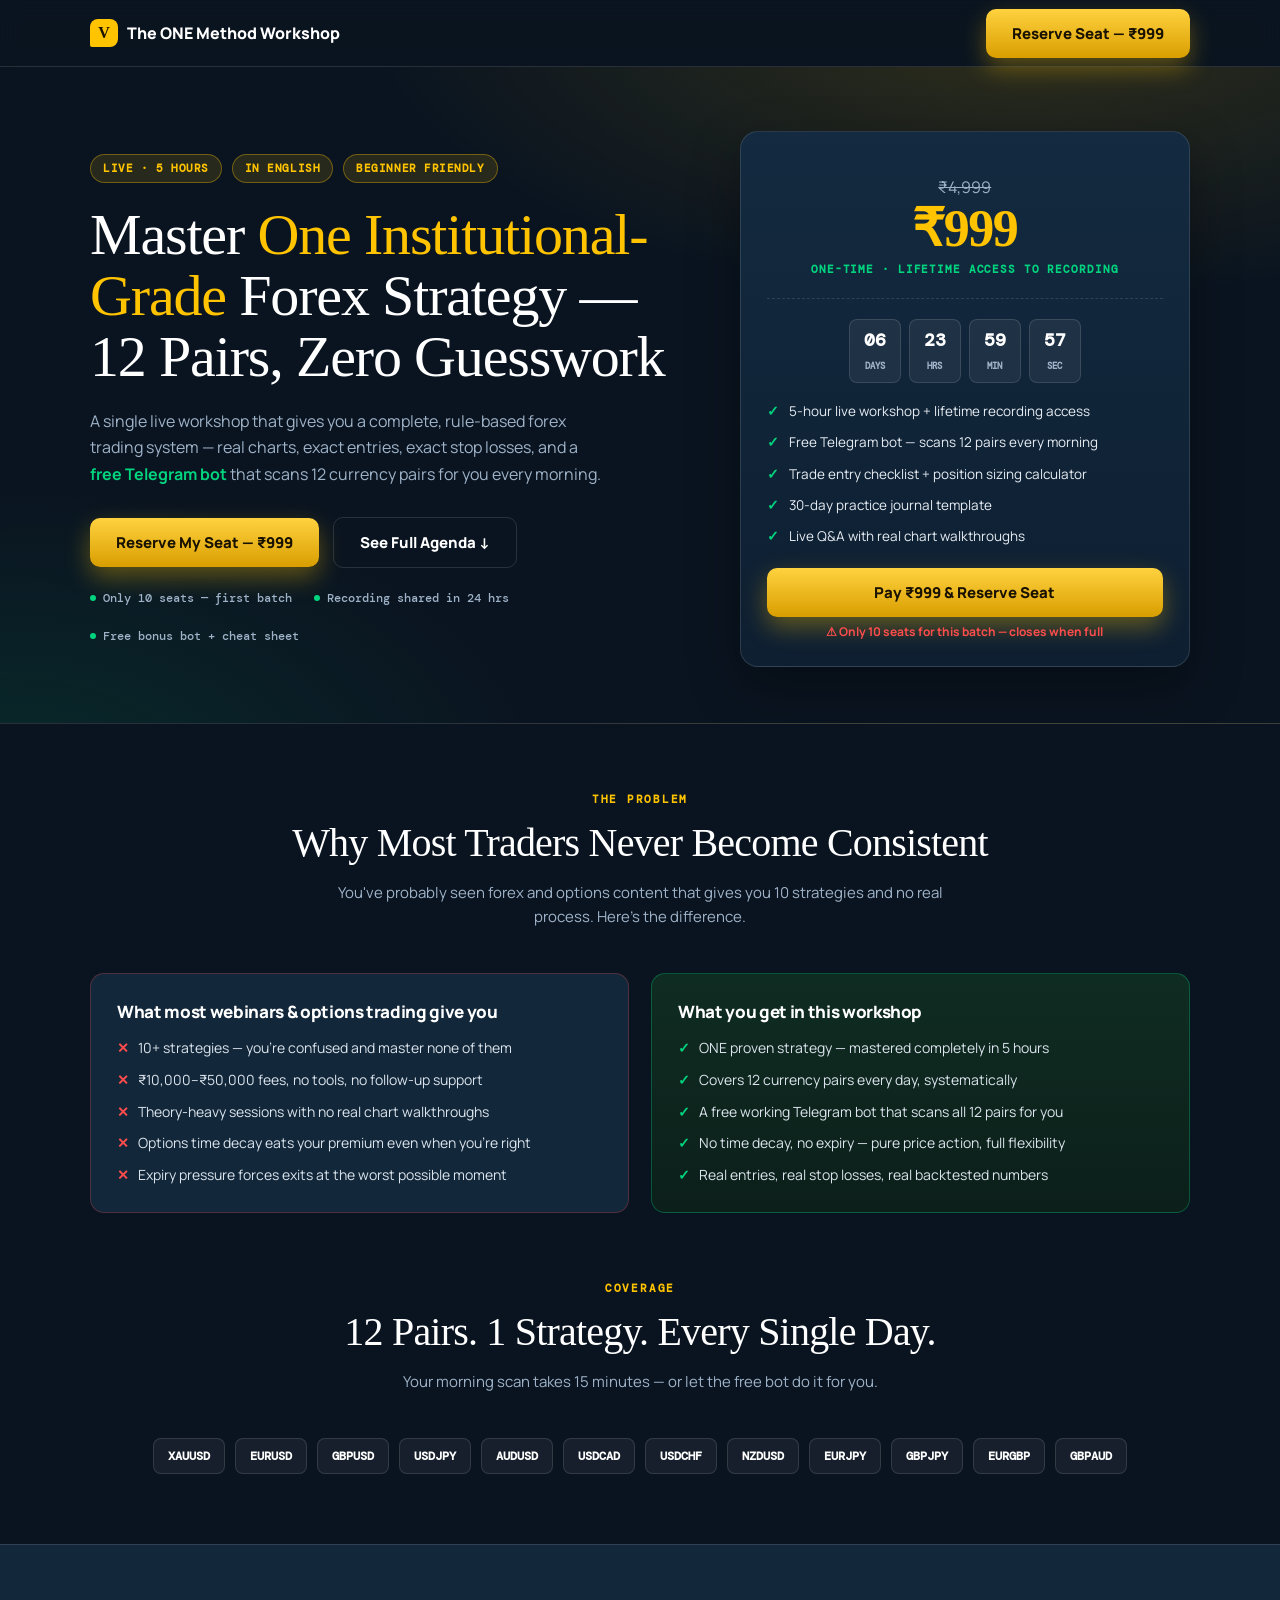
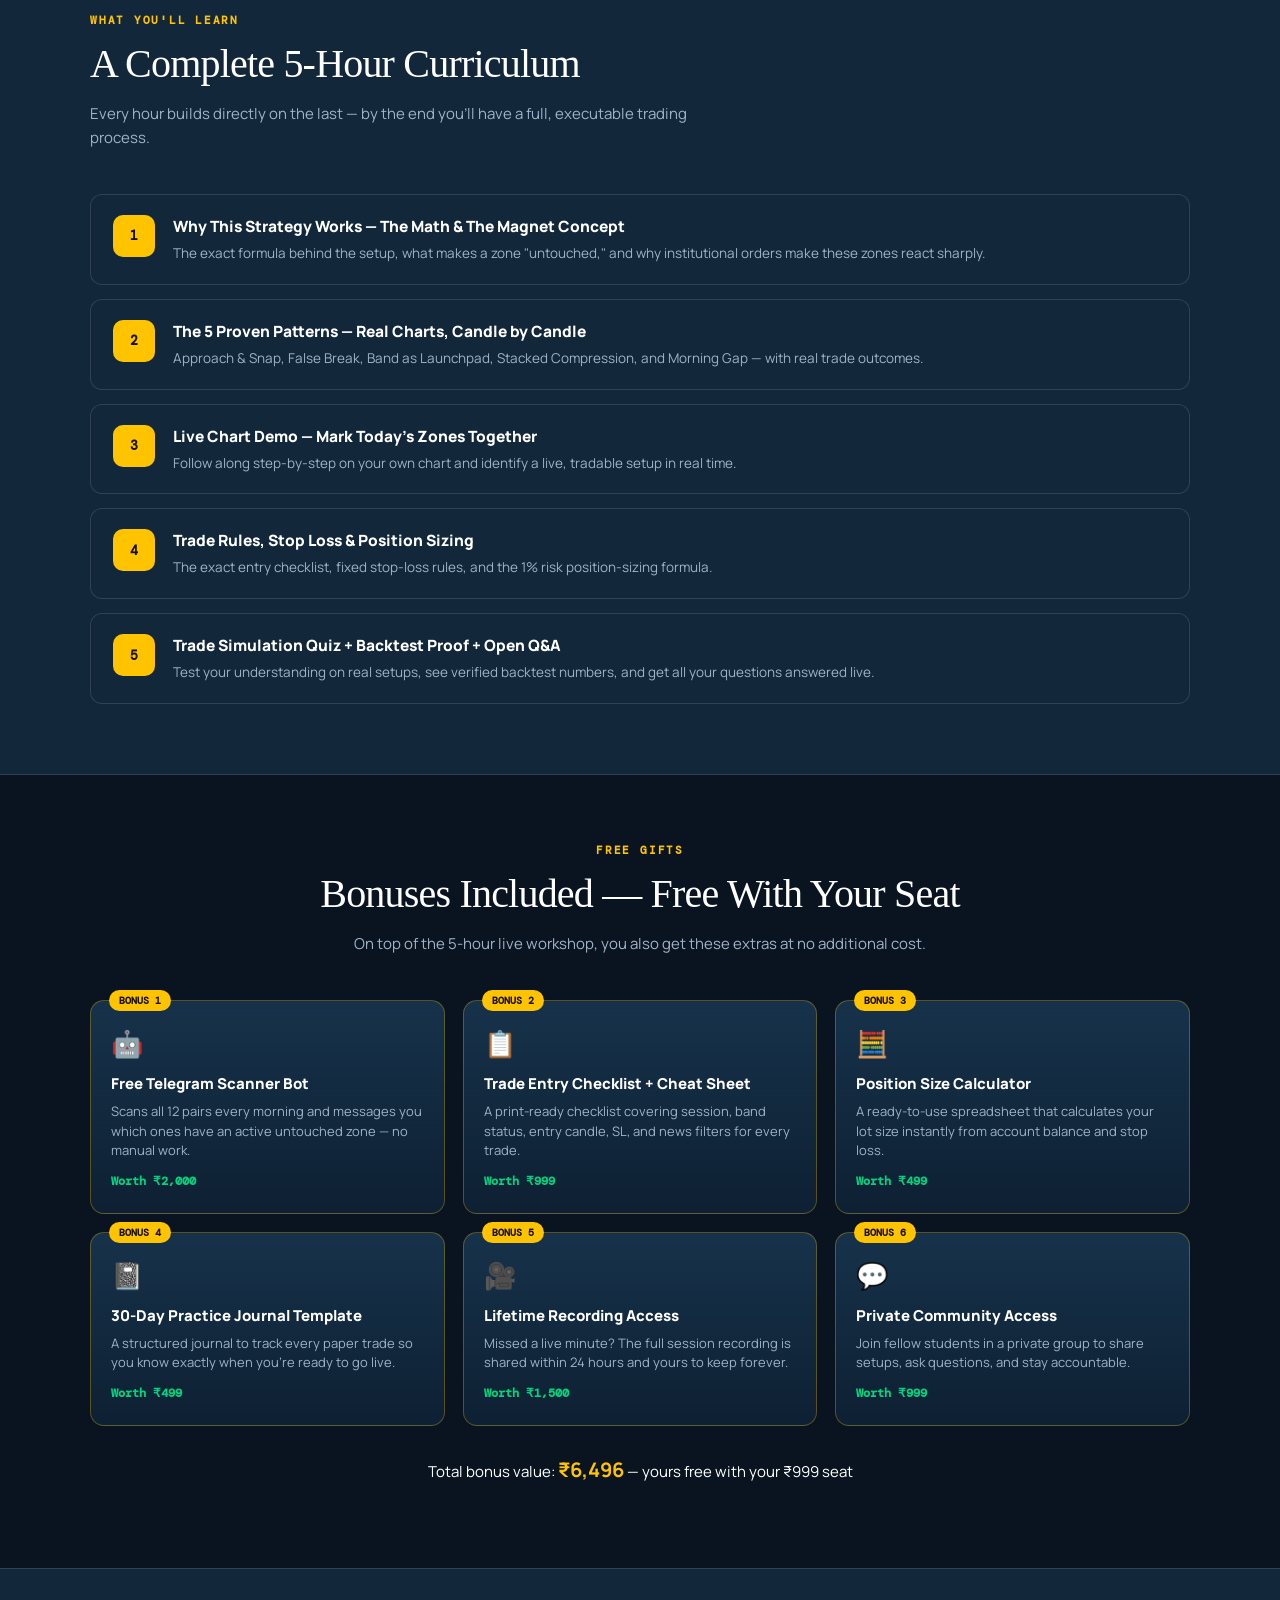
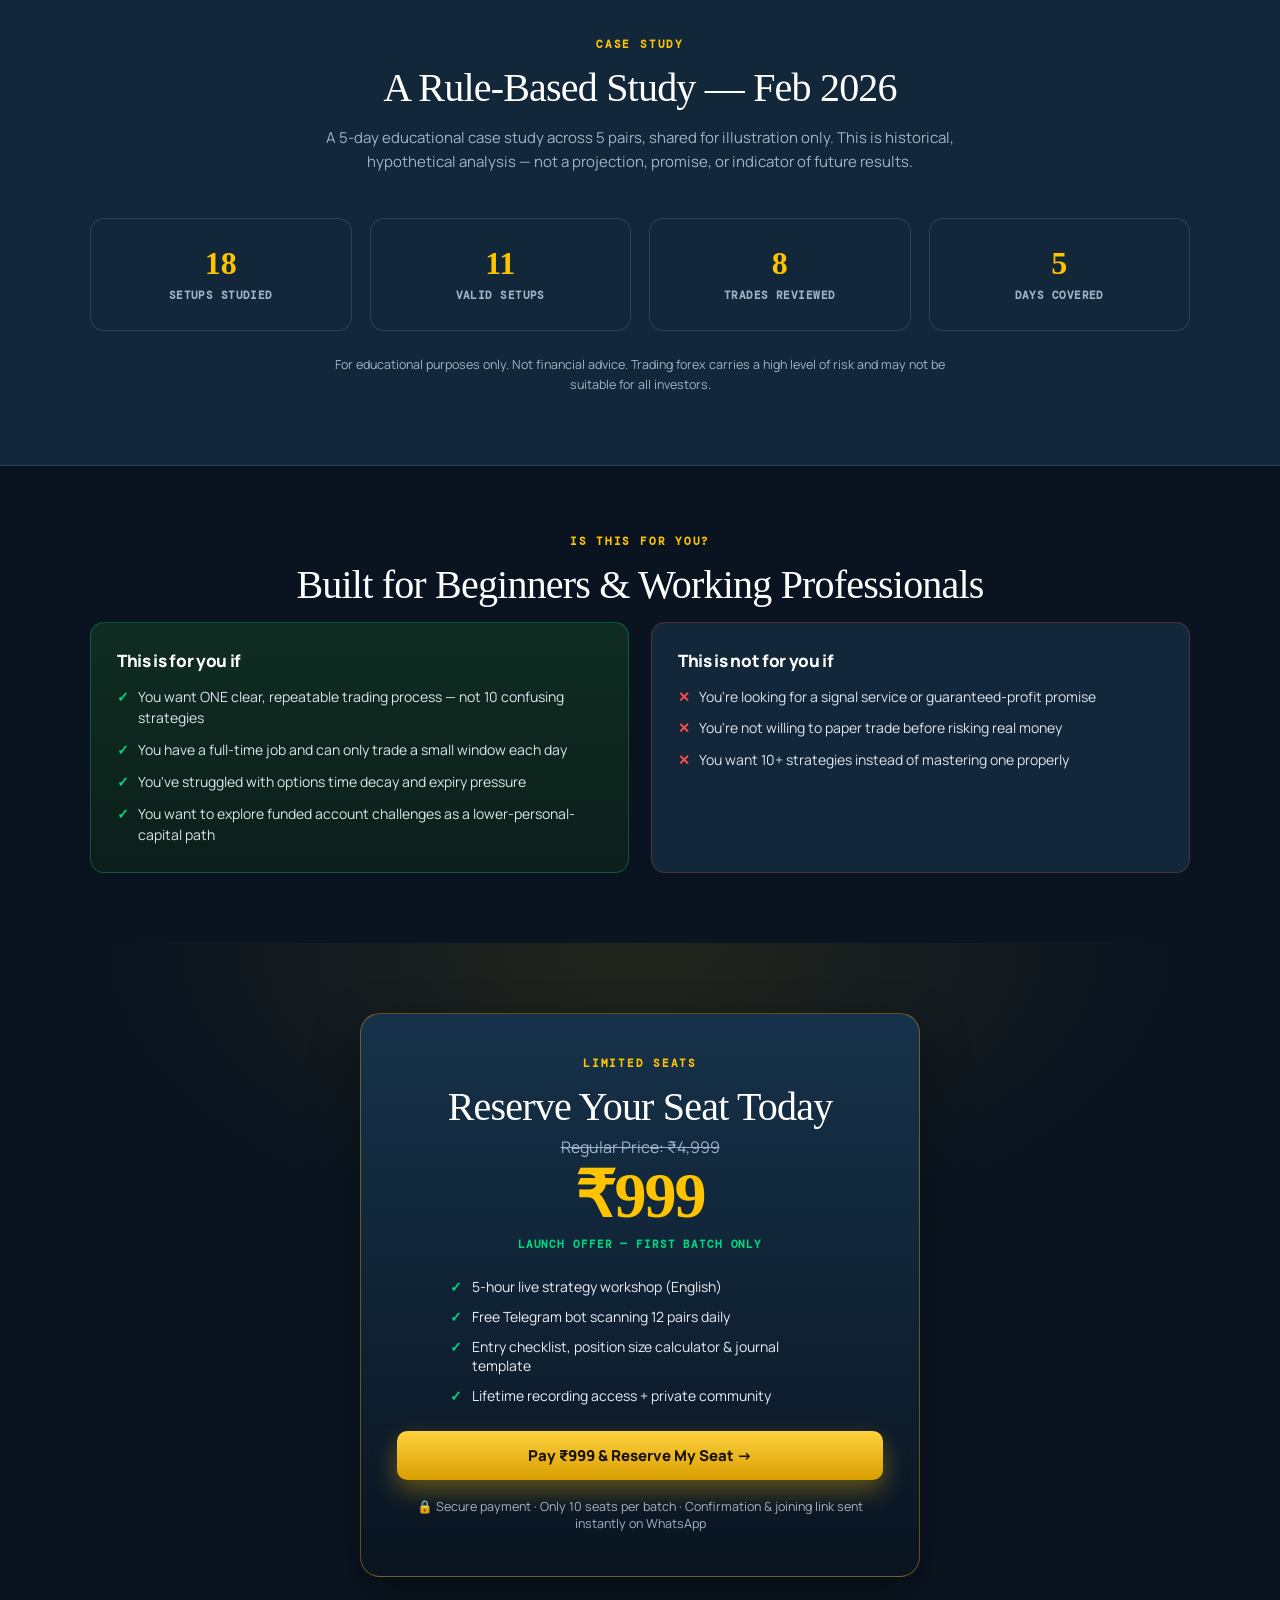
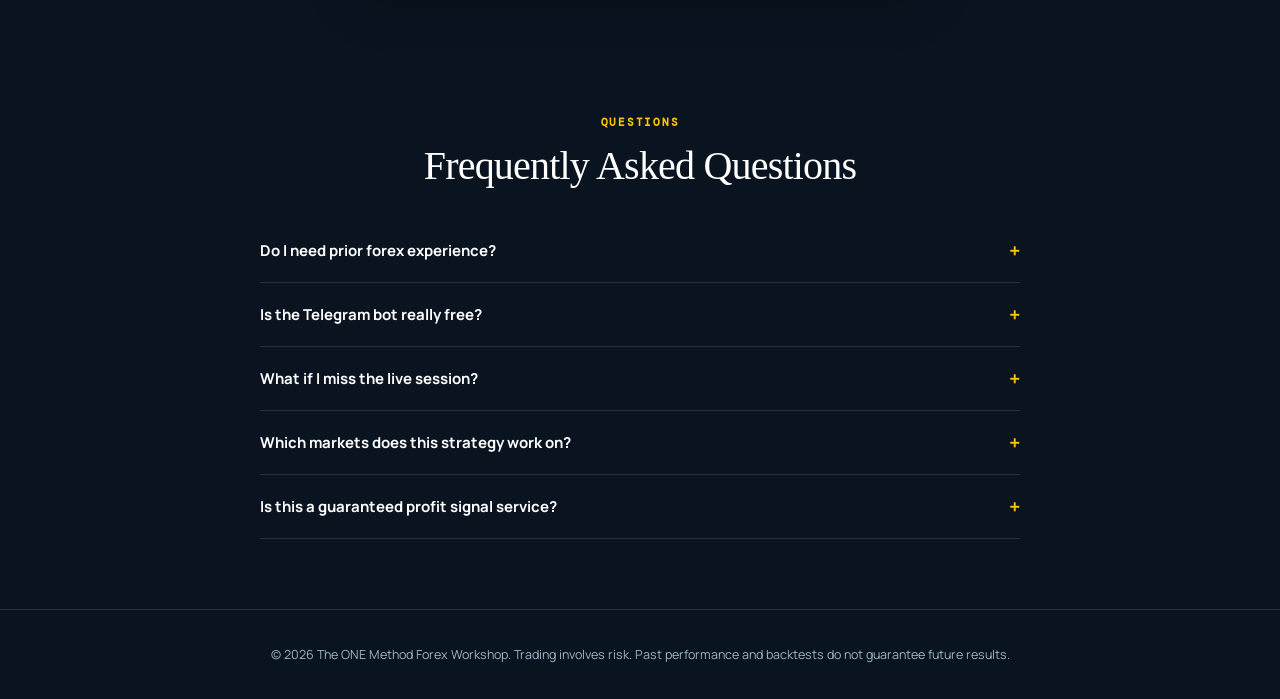
<file: dashboard/forex-webinar.html>
<!doctype html>
<html lang="en">
<head>
<meta charset="utf-8">
<meta name="viewport" content="width=device-width, initial-scale=1, viewport-fit=cover">
<title>The ONE Method Forex Mastery Webinar — ₹999 Live Workshop</title>
<meta name="description" content="Master a proven institutional-grade forex strategy in a 5-hour live webinar. One method, 12 pairs, a free Telegram scanner bot, and a complete trade checklist. Only ₹999.">
<link rel="preconnect" href="https://fonts.googleapis.com">
<link rel="preconnect" href="https://fonts.gstatic.com" crossorigin>
<link href="https://fonts.googleapis.com/css2?family=DM+Mono:wght@400;500&family=Manrope:wght@400;500;600;700;800;900&display=swap" rel="stylesheet">
<style>
  :root{
    --ink:#0d1b2a; --navy:#0a1420; --navy2:#12273a; --gold:#ffc300; --gold-dark:#d99e00;
    --white:#fff; --muted:#9fb3c8; --line:rgba(255,255,255,.12);
    --green:#00d47e; --red:#ff4d4d; --paper:#f6f8fb;
    --shadow:0 20px 50px rgba(0,0,0,.35);
  }
  *{box-sizing:border-box}
  html{scroll-behavior:smooth}
  body{margin:0;background:var(--navy);color:#fff;font-family:Manrope,sans-serif;-webkit-font-smoothing:antialiased}
  h1,h2,h3{font-family:Georgia,serif;font-weight:400;letter-spacing:-.02em;margin:0}
  img{max-width:100%;display:block}
  a{color:inherit}
  .wrap{width:min(1100px,92%);margin:0 auto}
  .gold{color:var(--gold)}
  .green{color:var(--green)}
  .eyebrow{text-transform:uppercase;letter-spacing:.16em;font:700 11px/1 'DM Mono',monospace;color:var(--gold);margin:0 0 14px}
  .btn{display:inline-flex;align-items:center;justify-content:center;gap:8px;border:none;cursor:pointer;
       font:800 15px/1 Manrope,sans-serif;padding:17px 26px;border-radius:10px;text-decoration:none;
       transition:transform .15s ease, box-shadow .15s ease}
  .btn:active{transform:scale(.98)}
  .btn-primary{background:linear-gradient(180deg,#ffd23f,var(--gold-dark));color:#1a1200;box-shadow:0 10px 24px rgba(255,195,0,.35)}
  .btn-primary:hover{box-shadow:0 14px 30px rgba(255,195,0,.5)}
  .btn-ghost{background:transparent;border:1px solid var(--line);color:#fff}
  .section{padding:70px 0}
  .section-title{font-size:clamp(26px,4vw,40px);color:#fff;margin-bottom:14px}
  .section-sub{color:var(--muted);font-size:15px;max-width:640px;line-height:1.6;margin-bottom:44px}
  .center{text-align:center;margin-left:auto;margin-right:auto}

  /* ---------- topbar ---------- */
  .topbar{position:sticky;top:0;z-index:50;background:rgba(10,20,32,.9);backdrop-filter:blur(10px);
          border-bottom:1px solid var(--line)}
  .topbar-inner{width:min(1100px,92%);margin:0 auto;height:66px;display:flex;align-items:center;justify-content:space-between}
  .brand{display:flex;align-items:center;gap:9px;font-weight:800;font-size:16px;text-decoration:none;color:#fff}
  .brand-mark{width:28px;height:28px;border-radius:8px 8px 8px 2px;background:var(--gold);color:#1a1200;
              display:grid;place-items:center;font-family:Georgia,serif;font-weight:900}
  .top-cta{display:none}
  @media(min-width:720px){.top-cta{display:inline-flex}}

  /* ---------- hero ---------- */
  .hero{position:relative;padding:64px 0 56px;overflow:hidden;
        background:radial-gradient(1100px 500px at 80% -10%,rgba(255,195,0,.16),transparent 60%),
                   radial-gradient(900px 500px at 0% 110%,rgba(0,212,126,.12),transparent 60%);
        border-bottom:1px solid var(--line)}
  .hero-grid{display:grid;grid-template-columns:1.15fr .85fr;gap:40px;align-items:center}
  @media(max-width:860px){.hero-grid{grid-template-columns:1fr}}
  .badge-row{display:flex;flex-wrap:wrap;gap:10px;margin-bottom:22px}
  .pill{font:700 11px/1 'DM Mono',monospace;text-transform:uppercase;letter-spacing:.05em;
        background:rgba(255,195,0,.12);border:1px solid rgba(255,195,0,.35);color:var(--gold);
        padding:8px 12px;border-radius:999px}
  .hero h1{font-size:clamp(34px,5.6vw,58px);line-height:1.05;color:#fff}
  .hero p.lead{color:var(--muted);font-size:16px;line-height:1.65;margin:20px 0 30px;max-width:520px}
  .hero-cta{display:flex;flex-wrap:wrap;gap:14px;align-items:center;margin-bottom:22px}
  .hero-meta{display:flex;flex-wrap:wrap;gap:22px;color:var(--muted);font:500 12px 'DM Mono',monospace}
  .hero-meta span{display:flex;align-items:center;gap:7px}
  .dot{width:6px;height:6px;border-radius:50%;background:var(--green)}
  .hero-card{background:linear-gradient(180deg,#132a40,#0e1f31);border:1px solid var(--line);border-radius:18px;
             padding:26px;box-shadow:var(--shadow)}
  .price-box{text-align:center;padding:18px 0 22px;border-bottom:1px dashed var(--line);margin-bottom:20px}
  .price-old{color:var(--muted);text-decoration:line-through;font-size:16px}
  .price-new{font:900 52px Georgia,serif;color:var(--gold);letter-spacing:-.03em}
  .price-tag{font:700 11px 'DM Mono',monospace;color:var(--green);text-transform:uppercase;letter-spacing:.08em;margin-top:4px}
  .hero-list{list-style:none;margin:0 0 22px;padding:0;display:flex;flex-direction:column;gap:11px}
  .hero-list li{display:flex;gap:10px;align-items:flex-start;font-size:13.5px;color:#e7edf3;line-height:1.5}
  .hero-list li::before{content:"✓";color:var(--green);font-weight:800;flex:none}
  .countdown{display:flex;gap:8px;justify-content:center;margin-bottom:18px}
  .countdown div{background:rgba(255,255,255,.06);border:1px solid var(--line);border-radius:8px;
                 padding:8px 10px;text-align:center;min-width:52px}
  .countdown b{display:block;font:800 18px 'DM Mono',monospace;color:#fff}
  .countdown span{font:600 9px 'DM Mono',monospace;color:var(--muted);text-transform:uppercase}
  .seats-note{text-align:center;font-size:12px;color:var(--red);font-weight:700;margin-top:6px}

  /* ---------- pain / trap section ---------- */
  .cards-2{display:grid;grid-template-columns:1fr 1fr;gap:22px}
  @media(max-width:760px){.cards-2{grid-template-columns:1fr}}
  .card{background:var(--navy2);border:1px solid var(--line);border-radius:14px;padding:26px}
  .card h3{font-family:Manrope,sans-serif;font-weight:800;font-size:17px;margin-bottom:14px}
  .card ul{margin:0;padding-left:0;list-style:none;display:flex;flex-direction:column;gap:10px}
  .card ul li{font-size:14px;line-height:1.55;color:#dbe4ec;display:flex;gap:9px}
  .bad li::before{content:"✕";color:var(--red);font-weight:800}
  .good li::before{content:"✓";color:var(--green);font-weight:800}
  .card.bad{border-color:rgba(255,77,77,.25)}
  .card.good{border-color:rgba(0,212,126,.3);background:linear-gradient(180deg,#0f2c22,#0c1f1a)}

  /* ---------- pairs strip ---------- */
  .pairs-strip{display:flex;flex-wrap:wrap;gap:10px;justify-content:center;margin-top:10px}
  .pair-chip{font:700 12px 'DM Mono',monospace;background:rgba(255,255,255,.05);border:1px solid var(--line);
             padding:9px 14px;border-radius:8px;color:#fff}

  /* ---------- agenda ---------- */
  .agenda-list{display:flex;flex-direction:column;gap:14px}
  .agenda-item{display:grid;grid-template-columns:auto 1fr;gap:18px;align-items:flex-start;
               background:var(--navy2);border:1px solid var(--line);border-radius:12px;padding:20px 22px}
  .agenda-num{font:800 13px 'DM Mono',monospace;color:#1a1200;background:var(--gold);
              width:42px;height:42px;border-radius:10px;display:grid;place-items:center;flex:none}
  .agenda-item h4{margin:0 0 6px;font-family:Manrope,sans-serif;font-weight:800;font-size:15.5px;color:#fff}
  .agenda-item p{margin:0;color:var(--muted);font-size:13.5px;line-height:1.55}

  /* ---------- bonuses ---------- */
  .bonus-grid{display:grid;grid-template-columns:repeat(3,1fr);gap:18px}
  @media(max-width:860px){.bonus-grid{grid-template-columns:1fr 1fr}}
  @media(max-width:560px){.bonus-grid{grid-template-columns:1fr}}
  .bonus-card{position:relative;background:linear-gradient(180deg,#16324a,#0e2033);border:1px solid rgba(255,195,0,.3);
              border-radius:14px;padding:24px 20px;text-align:left}
  .bonus-card .tag{position:absolute;top:-11px;left:18px;background:var(--gold);color:#1a1200;
                    font:800 10px 'DM Mono',monospace;padding:4px 10px;border-radius:999px;text-transform:uppercase}
  .bonus-icon{font-size:26px;margin-bottom:12px}
  .bonus-card h4{font-family:Manrope,sans-serif;font-weight:800;font-size:15px;margin:0 0 8px;color:#fff}
  .bonus-card p{margin:0;color:var(--muted);font-size:13px;line-height:1.5}
  .bonus-value{margin-top:12px;font:700 12px 'DM Mono',monospace;color:var(--green)}
  .value-total{text-align:center;margin-top:30px;font-size:15px;color:#fff}
  .value-total b{color:var(--gold);font-size:20px}

  /* ---------- proof ---------- */
  .stat-grid{display:grid;grid-template-columns:repeat(4,1fr);gap:18px;text-align:center}
  @media(max-width:760px){.stat-grid{grid-template-columns:1fr 1fr}}
  .stat{background:var(--navy2);border:1px solid var(--line);border-radius:14px;padding:26px 14px}
  .stat b{display:block;font:900 32px Georgia,serif;color:var(--gold)}
  .stat span{color:var(--muted);font:700 11px 'DM Mono',monospace;text-transform:uppercase;letter-spacing:.04em}

  /* ---------- who is this for ---------- */
  .fit-grid{display:grid;grid-template-columns:1fr 1fr;gap:22px}
  @media(max-width:760px){.fit-grid{grid-template-columns:1fr}}

  /* ---------- pricing ---------- */
  .price-panel{background:linear-gradient(180deg,#16324a,#0a1420);border:1px solid rgba(255,195,0,.35);
               border-radius:20px;padding:44px 36px;text-align:center;max-width:560px;box-shadow:var(--shadow)}
  .price-panel .price-new{font-size:64px}
  .price-panel ul{text-align:left;max-width:380px;margin:26px auto;padding:0;list-style:none;display:flex;flex-direction:column;gap:11px}
  .price-panel ul li{display:flex;gap:10px;font-size:14px;color:#e7edf3}
  .price-panel ul li::before{content:"✓";color:var(--green);font-weight:800}
  .guarantee{margin-top:18px;font-size:12.5px;color:var(--muted)}

  /* ---------- faq ---------- */
  .faq-item{border-bottom:1px solid var(--line);padding:18px 0}
  .faq-q{display:flex;justify-content:space-between;align-items:center;cursor:pointer;font-weight:700;font-size:15px;color:#fff}
  .faq-q .plus{font-size:20px;color:var(--gold);transition:transform .2s}
  .faq-item.open .plus{transform:rotate(45deg)}
  .faq-a{max-height:0;overflow:hidden;transition:max-height .25s ease}
  .faq-item.open .faq-a{max-height:220px}
  .faq-a p{color:var(--muted);font-size:14px;line-height:1.6;margin:12px 0 0}

  /* ---------- footer / sticky cta ---------- */
  footer{padding:36px 0;text-align:center;color:var(--muted);font-size:12.5px;border-top:1px solid var(--line)}
  .sticky-cta{position:fixed;left:0;right:0;bottom:0;z-index:60;background:rgba(10,20,32,.95);
              backdrop-filter:blur(10px);border-top:1px solid var(--line);
              display:flex;align-items:center;justify-content:space-between;gap:14px;
              padding:12px 16px;padding-bottom:calc(12px + env(safe-area-inset-bottom))}
  .sticky-cta .info{display:flex;flex-direction:column}
  .sticky-cta .info b{font:900 18px Georgia,serif;color:var(--gold)}
  .sticky-cta .info span{font:600 10px 'DM Mono',monospace;color:var(--muted);text-transform:uppercase}
  .sticky-cta .btn{padding:13px 20px;font-size:13px;white-space:nowrap}
  body{padding-bottom:78px}
  @media(min-width:860px){.sticky-cta{display:none}body{padding-bottom:0}}
</style>
</head>
<body>

<div class="topbar">
  <div class="topbar-inner">
    <a class="brand" href="#top">
      <span class="brand-mark">V</span>
      The&nbsp;ONE&nbsp;Method&nbsp;Workshop
    </a>
    <a class="btn btn-primary top-cta" href="#pricing">Reserve Seat — ₹999</a>
  </div>
</div>

<section class="hero" id="top">
  <div class="wrap hero-grid">
    <div>
      <div class="badge-row">
        <span class="pill">Live · 5 Hours</span>
        <span class="pill">In English</span>
        <span class="pill">Beginner Friendly</span>
      </div>
      <h1>Master <span class="gold">One Institutional-Grade</span> Forex Strategy — 12 Pairs, Zero Guesswork</h1>
      <p class="lead">A single live workshop that gives you a complete, rule-based forex trading system —
        real charts, exact entries, exact stop losses, and a <span class="green" style="font-weight:700">free Telegram bot</span>
        that scans 12 currency pairs for you every morning.</p>

      <div class="hero-cta">
        <a class="btn btn-primary" href="#pricing">Reserve My Seat — ₹999</a>
        <a class="btn btn-ghost" href="#agenda">See Full Agenda ↓</a>
      </div>

      <div class="hero-meta">
        <span><i class="dot"></i>Only 10 seats — first batch</span>
        <span><i class="dot"></i>Recording shared in 24 hrs</span>
        <span><i class="dot"></i>Free bonus bot + cheat sheet</span>
      </div>
    </div>

    <div class="hero-card">
      <div class="price-box">
        <div class="price-old">₹4,999</div>
        <div class="price-new">₹999</div>
        <div class="price-tag">One-time · Lifetime access to recording</div>
      </div>

      <div class="countdown" id="countdown">
        <div><b id="cd-d">00</b><span>Days</span></div>
        <div><b id="cd-h">00</b><span>Hrs</span></div>
        <div><b id="cd-m">00</b><span>Min</span></div>
        <div><b id="cd-s">00</b><span>Sec</span></div>
      </div>

      <ul class="hero-list">
        <li>5-hour live workshop + lifetime recording access</li>
        <li>Free Telegram bot — scans 12 pairs every morning</li>
        <li>Trade entry checklist + position sizing calculator</li>
        <li>30-day practice journal template</li>
        <li>Live Q&amp;A with real chart walkthroughs</li>
      </ul>

      <a class="btn btn-primary" style="width:100%" href="#pricing">Pay ₹999 &amp; Reserve Seat</a>
      <div class="seats-note">⚠ Only 10 seats for this batch — closes when full</div>
    </div>
  </div>
</section>

<!-- ================= PAIN / WHY THIS ================= -->
<section class="section">
  <div class="wrap">
    <div class="eyebrow center">The Problem</div>
    <h2 class="section-title center">Why Most Traders Never Become Consistent</h2>
    <p class="section-sub center">You've probably seen forex and options content that gives you 10 strategies and no real process. Here's the difference.</p>

    <div class="cards-2">
      <div class="card bad">
        <h3>What most webinars &amp; options trading give you</h3>
        <ul>
          <li>10+ strategies — you're confused and master none of them</li>
          <li>₹10,000–₹50,000 fees, no tools, no follow-up support</li>
          <li>Theory-heavy sessions with no real chart walkthroughs</li>
          <li>Options time decay eats your premium even when you're right</li>
          <li>Expiry pressure forces exits at the worst possible moment</li>
        </ul>
      </div>
      <div class="card good">
        <h3>What you get in this workshop</h3>
        <ul>
          <li>ONE proven strategy — mastered completely in 5 hours</li>
          <li>Covers 12 currency pairs every day, systematically</li>
          <li>A free working Telegram bot that scans all 12 pairs for you</li>
          <li>No time decay, no expiry — pure price action, full flexibility</li>
          <li>Real entries, real stop losses, real backtested numbers</li>
        </ul>
      </div>
    </div>
  </div>
</section>

<!-- ================= PAIRS ================= -->
<section class="section" style="padding-top:0">
  <div class="wrap">
    <div class="eyebrow center">Coverage</div>
    <h2 class="section-title center">12 Pairs. 1 Strategy. Every Single Day.</h2>
    <p class="section-sub center">Your morning scan takes 15 minutes — or let the free bot do it for you.</p>
    <div class="pairs-strip">
      <span class="pair-chip">XAUUSD</span><span class="pair-chip">EURUSD</span><span class="pair-chip">GBPUSD</span>
      <span class="pair-chip">USDJPY</span><span class="pair-chip">AUDUSD</span><span class="pair-chip">USDCAD</span>
      <span class="pair-chip">USDCHF</span><span class="pair-chip">NZDUSD</span><span class="pair-chip">EURJPY</span>
      <span class="pair-chip">GBPJPY</span><span class="pair-chip">EURGBP</span><span class="pair-chip">GBPAUD</span>
    </div>
  </div>
</section>

<!-- ================= AGENDA ================= -->
<section class="section" id="agenda" style="background:var(--navy2);border-top:1px solid var(--line);border-bottom:1px solid var(--line)">
  <div class="wrap">
    <div class="eyebrow">What You'll Learn</div>
    <h2 class="section-title">A Complete 5-Hour Curriculum</h2>
    <p class="section-sub">Every hour builds directly on the last — by the end you'll have a full, executable trading process.</p>

    <div class="agenda-list">
      <div class="agenda-item">
        <div class="agenda-num">1</div>
        <div><h4>Why This Strategy Works — The Math &amp; The Magnet Concept</h4>
        <p>The exact formula behind the setup, what makes a zone "untouched," and why institutional orders make these zones react sharply.</p></div>
      </div>
      <div class="agenda-item">
        <div class="agenda-num">2</div>
        <div><h4>The 5 Proven Patterns — Real Charts, Candle by Candle</h4>
        <p>Approach &amp; Snap, False Break, Band as Launchpad, Stacked Compression, and Morning Gap — with real trade outcomes.</p></div>
      </div>
      <div class="agenda-item">
        <div class="agenda-num">3</div>
        <div><h4>Live Chart Demo — Mark Today's Zones Together</h4>
        <p>Follow along step-by-step on your own chart and identify a live, tradable setup in real time.</p></div>
      </div>
      <div class="agenda-item">
        <div class="agenda-num">4</div>
        <div><h4>Trade Rules, Stop Loss &amp; Position Sizing</h4>
        <p>The exact entry checklist, fixed stop-loss rules, and the 1% risk position-sizing formula.</p></div>
      </div>
      <div class="agenda-item">
        <div class="agenda-num">5</div>
        <div><h4>Trade Simulation Quiz + Backtest Proof + Open Q&amp;A</h4>
        <p>Test your understanding on real setups, see verified backtest numbers, and get all your questions answered live.</p></div>
      </div>
    </div>
  </div>
</section>

<!-- ================= BONUSES ================= -->
<section class="section">
  <div class="wrap">
    <div class="eyebrow center">Free Gifts</div>
    <h2 class="section-title center">Bonuses Included — Free With Your Seat</h2>
    <p class="section-sub center">On top of the 5-hour live workshop, you also get these extras at no additional cost.</p>

    <div class="bonus-grid">
      <div class="bonus-card">
        <div class="tag">Bonus 1</div>
        <div class="bonus-icon">🤖</div>
        <h4>Free Telegram Scanner Bot</h4>
        <p>Scans all 12 pairs every morning and messages you which ones have an active untouched zone — no manual work.</p>
        <div class="bonus-value">Worth ₹2,000</div>
      </div>
      <div class="bonus-card">
        <div class="tag">Bonus 2</div>
        <div class="bonus-icon">📋</div>
        <h4>Trade Entry Checklist + Cheat Sheet</h4>
        <p>A print-ready checklist covering session, band status, entry candle, SL, and news filters for every trade.</p>
        <div class="bonus-value">Worth ₹999</div>
      </div>
      <div class="bonus-card">
        <div class="tag">Bonus 3</div>
        <div class="bonus-icon">🧮</div>
        <h4>Position Size Calculator</h4>
        <p>A ready-to-use spreadsheet that calculates your lot size instantly from account balance and stop loss.</p>
        <div class="bonus-value">Worth ₹499</div>
      </div>
      <div class="bonus-card">
        <div class="tag">Bonus 4</div>
        <div class="bonus-icon">📓</div>
        <h4>30-Day Practice Journal Template</h4>
        <p>A structured journal to track every paper trade so you know exactly when you're ready to go live.</p>
        <div class="bonus-value">Worth ₹499</div>
      </div>
      <div class="bonus-card">
        <div class="tag">Bonus 5</div>
        <div class="bonus-icon">🎥</div>
        <h4>Lifetime Recording Access</h4>
        <p>Missed a live minute? The full session recording is shared within 24 hours and yours to keep forever.</p>
        <div class="bonus-value">Worth ₹1,500</div>
      </div>
      <div class="bonus-card">
        <div class="tag">Bonus 6</div>
        <div class="bonus-icon">💬</div>
        <h4>Private Community Access</h4>
        <p>Join fellow students in a private group to share setups, ask questions, and stay accountable.</p>
        <div class="bonus-value">Worth ₹999</div>
      </div>
    </div>

    <p class="value-total">Total bonus value: <b>₹6,496</b> — yours free with your ₹999 seat</p>
  </div>
</section>

<!-- ================= PROOF ================= -->
<section class="section" style="background:var(--navy2);border-top:1px solid var(--line);border-bottom:1px solid var(--line)">
  <div class="wrap">
    <div class="eyebrow center">Case Study</div>
    <h2 class="section-title center">A Rule-Based Study — Feb 2026</h2>
    <p class="section-sub center">A 5-day educational case study across 5 pairs, shared for illustration only. This is historical, hypothetical analysis — not a projection, promise, or indicator of future results.</p>
    <div class="stat-grid">
      <div class="stat"><b>18</b><span>Setups Studied</span></div>
      <div class="stat"><b>11</b><span>Valid Setups</span></div>
      <div class="stat"><b>8</b><span>Trades Reviewed</span></div>
      <div class="stat"><b>5</b><span>Days Covered</span></div>
    </div>
    <p class="section-sub center" style="margin:24px auto 0;font-size:12.5px">For educational purposes only. Not financial advice. Trading forex carries a high level of risk and may not be suitable for all investors.</p>
  </div>
</section>

<!-- ================= WHO IS THIS FOR ================= -->
<section class="section">
  <div class="wrap">
    <div class="eyebrow center">Is This For You?</div>
    <h2 class="section-title center">Built for Beginners &amp; Working Professionals</h2>
    <div class="fit-grid">
      <div class="card good">
        <h3>This is for you if</h3>
        <ul>
          <li>You want ONE clear, repeatable trading process — not 10 confusing strategies</li>
          <li>You have a full-time job and can only trade a small window each day</li>
          <li>You've struggled with options time decay and expiry pressure</li>
          <li>You want to explore funded account challenges as a lower-personal-capital path</li>
        </ul>
      </div>
      <div class="card bad">
        <h3>This is not for you if</h3>
        <ul>
          <li>You're looking for a signal service or guaranteed-profit promise</li>
          <li>You're not willing to paper trade before risking real money</li>
          <li>You want 10+ strategies instead of mastering one properly</li>
        </ul>
      </div>
    </div>
  </div>
</section>

<!-- ================= PRICING ================= -->
<section class="section" id="pricing" style="background:radial-gradient(900px 500px at 50% 0%,rgba(255,195,0,.1),transparent 60%)">
  <div class="wrap" style="display:flex;justify-content:center">
    <div class="price-panel">
      <div class="eyebrow" style="text-align:center">Limited Seats</div>
      <h2 class="section-title" style="margin-bottom:6px">Reserve Your Seat Today</h2>
      <div class="price-old">Regular Price: ₹4,999</div>
      <div class="price-new">₹999</div>
      <div class="price-tag">Launch offer — first batch only</div>

      <ul>
        <li>5-hour live strategy workshop (English)</li>
        <li>Free Telegram bot scanning 12 pairs daily</li>
        <li>Entry checklist, position size calculator &amp; journal template</li>
        <li>Lifetime recording access + private community</li>
      </ul>

      <!-- Replace href below with your actual payment gateway link (Razorpay / Instamojo / Stripe Payment Link) -->
      <a class="btn btn-primary" style="width:100%" href="https://rzp.io/l/your-payment-link" target="_blank" rel="noopener">
        Pay ₹999 &amp; Reserve My Seat →
      </a>
      <div class="guarantee">🔒 Secure payment · Only 10 seats per batch · Confirmation &amp; joining link sent instantly on WhatsApp</div>
    </div>
  </div>
</section>

<!-- ================= FAQ ================= -->
<section class="section">
  <div class="wrap" style="max-width:760px;margin:0 auto">
    <div class="eyebrow center">Questions</div>
    <h2 class="section-title center">Frequently Asked Questions</h2>
    <div style="margin-top:30px">
      <div class="faq-item">
        <div class="faq-q">Do I need prior forex experience? <span class="plus">+</span></div>
        <div class="faq-a"><p>No. You should know basic candlestick reading and support/resistance — everything else is taught step by step in the workshop.</p></div>
      </div>
      <div class="faq-item">
        <div class="faq-q">Is the Telegram bot really free? <span class="plus">+</span></div>
        <div class="faq-a"><p>Yes — it's included with your seat at no extra cost, and you get the code so you can see exactly how it works.</p></div>
      </div>
      <div class="faq-item">
        <div class="faq-q">What if I miss the live session? <span class="plus">+</span></div>
        <div class="faq-a"><p>The full recording is shared within 24 hours and is yours to keep forever, along with all bonus materials.</p></div>
      </div>
      <div class="faq-item">
        <div class="faq-q">Which markets does this strategy work on? <span class="plus">+</span></div>
        <div class="faq-a"><p>We focus on 12 major forex pairs including XAUUSD, EURUSD and GBPUSD, but the underlying concept applies to any market with a daily candle.</p></div>
      </div>
      <div class="faq-item">
        <div class="faq-q">Is this a guaranteed profit signal service? <span class="plus">+</span></div>
        <div class="faq-a"><p>No. This is education — a rule-based system and process. Markets carry risk, and no result is guaranteed.</p></div>
      </div>
    </div>
  </div>
</section>

<footer>
  <div class="wrap">
    © 2026 The ONE Method Forex Workshop. Trading involves risk. Past performance and backtests do not guarantee future results.
  </div>
</footer>

<div class="sticky-cta">
  <div class="info"><b>₹999</b><span>Only 10 seats left</span></div>
  <a class="btn btn-primary" href="#pricing">Reserve Seat</a>
</div>

<script>
  // FAQ accordion
  document.querySelectorAll('.faq-item').forEach(item=>{
    item.querySelector('.faq-q').addEventListener('click',()=>{
      const isOpen = item.classList.contains('open');
      document.querySelectorAll('.faq-item.open').forEach(o=>o.classList.remove('open'));
      if(!isOpen) item.classList.add('open');
    });
  });

  // Countdown timer — set target 7 days from first page load, persists per browser
  (function(){
    const key='forex_webinar_deadline';
    let deadline = localStorage.getItem(key);
    if(!deadline){
      deadline = Date.now() + 7*24*60*60*1000;
      localStorage.setItem(key, deadline);
    }
    deadline = parseInt(deadline,10);
    function tick(){
      const diff = Math.max(0, deadline - Date.now());
      const d = Math.floor(diff/86400000);
      const h = Math.floor(diff%86400000/3600000);
      const m = Math.floor(diff%3600000/60000);
      const s = Math.floor(diff%60000/1000);
      const pad = n=>String(n).padStart(2,'0');
      document.getElementById('cd-d').textContent = pad(d);
      document.getElementById('cd-h').textContent = pad(h);
      document.getElementById('cd-m').textContent = pad(m);
      document.getElementById('cd-s').textContent = pad(s);
    }
    tick();
    setInterval(tick,1000);
  })();
</script>
</body>
</html>
</file>
<file: dashboard/styles.css>
:root{--ink:#182322;--muted:#71807a;--line:#dce5df;--paper:#f4f7f2;--white:#fff;--green:#2f7864;--mint:#d9eee2;--amber:#d78b28;--red:#bd4c3e;--shadow:0 16px 42px rgba(31,62,48,.08)}*{box-sizing:border-box}body{margin:0;background:var(--paper);color:var(--ink);font-family:Manrope, sans-serif}button,input,select{font:inherit}.topbar{height:72px;border-bottom:1px solid var(--line);background:rgba(255,255,255,.86);display:flex;align-items:center;justify-content:space-between;padding:0 clamp(18px,4vw,64px);position:sticky;top:0;z-index:5;backdrop-filter:blur(12px)}.brand{display:flex;align-items:center;gap:10px;color:var(--ink);font-weight:800;letter-spacing:-.03em;text-decoration:none}.brand b{color:var(--green)}.brand-mark{display:grid;place-items:center;width:30px;height:30px;background:var(--green);color:#fff;font-family:Georgia,serif;font-size:20px;border-radius:8px 8px 8px 2px}.top-actions{display:flex;align-items:center;gap:18px;color:var(--muted);font-size:12px}.status{display:flex;align-items:center;gap:7px}.status i{width:7px;height:7px;border-radius:50%;background:var(--amber)}.status.ok i{background:var(--green)}.status.error i{background:var(--red)}.button{border:1px solid var(--line);background:var(--white);color:var(--ink);padding:10px 15px;border-radius:7px;cursor:pointer;font-weight:700;font-size:12px}.button:hover{border-color:var(--green)}.button-primary{background:var(--green);border-color:var(--green);color:#fff}.shell{width:min(1400px,calc(100% - 40px));margin:auto}.hero{display:flex;justify-content:space-between;align-items:end;padding:68px 0 45px;border-bottom:1px solid var(--line)}.eyebrow{text-transform:uppercase;letter-spacing:.14em;color:var(--green);font:500 10px 'DM Mono',monospace;margin:0 0 13px}h1,h2{font-family:Georgia,serif;font-weight:400;letter-spacing:-.055em;margin:0}h1{font-size:clamp(46px,6vw,82px);line-height:.93}h1 em{color:var(--green);font-style:italic}.hero-copy{color:var(--muted);max-width:430px;font-size:14px;line-height:1.65;margin:25px 0 0}.hero-note{display:grid;grid-template-columns:auto auto;gap:4px 9px;align-items:center;border-left:2px solid var(--amber);padding-left:15px;font-size:12px;color:var(--muted)}.hero-note strong{color:var(--ink)}.hero-note span:last-child{grid-column:2}.pulse{width:8px;height:8px;background:var(--amber);border-radius:50%;box-shadow:0 0 0 5px rgba(215,139,40,.14)}.stats{display:grid;grid-template-columns:repeat(4,1fr);border-bottom:1px solid var(--line)}.stats div{padding:23px 22px 22px 0}.stats div+div{padding-left:22px;border-left:1px solid var(--line)}.stats span{display:block;color:var(--muted);font-size:11px;margin-bottom:8px}.stats strong{font:500 25px 'DM Mono',monospace}.stat-alert strong{color:var(--amber)}.toolbar{display:flex;align-items:center;gap:14px;padding:28px 0 20px}.tabs{display:flex;gap:5px}.tab{border:0;background:transparent;color:var(--muted);padding:9px 13px;cursor:pointer;border-radius:5px;font-size:12px}.tab.active,.tab:hover{background:var(--ink);color:#fff}.search{margin-left:auto;display:flex;align-items:center;border:1px solid var(--line);background:#fff;border-radius:6px;padding:0 10px;gap:8px}.search span{font:10px 'DM Mono',monospace;color:var(--muted);text-transform:uppercase}.search input{border:0;outline:0;width:130px;padding:9px 0;font-size:12px}.toggle{font-size:12px;color:var(--muted);display:flex;gap:7px;align-items:center}.pair-grid{display:grid;grid-template-columns:repeat(3,1fr);gap:12px}.pair-card{background:var(--white);border:1px solid var(--line);border-radius:8px;box-shadow:var(--shadow);padding:18px;position:relative;overflow:hidden}.pair-card.near{border-color:#e9c17c;box-shadow:0 12px 34px rgba(215,139,40,.13)}.pair-head{display:flex;justify-content:space-between;align-items:start}.pair-name{font:500 17px 'DM Mono',monospace;letter-spacing:.02em}.pair-price{font:500 15px 'DM Mono',monospace}.pair-meta{display:flex;gap:7px;margin:9px 0 16px}.chip{font:10px 'DM Mono',monospace;text-transform:uppercase;color:var(--green);background:var(--mint);padding:4px 7px;border-radius:3px}.chip.near{color:#966014;background:#fff0d3}.band-row{display:flex;justify-content:space-between;font:11px 'DM Mono',monospace;color:var(--muted);margin:8px 0}.band-row strong{color:var(--ink);font-weight:500}.meter{height:7px;background:#edf1ed;border-radius:20px;position:relative;margin:12px 0 15px}.meter-band{position:absolute;height:100%;background:var(--mint);border-radius:20px}.meter-price{position:absolute;width:3px;height:13px;background:var(--ink);top:-3px;border-radius:2px}.card-footer{display:flex;justify-content:space-between;align-items:center;color:var(--muted);font-size:11px}.distance{font:500 12px 'DM Mono',monospace}.distance.near{color:var(--amber)}.empty{padding:35px;text-align:center;color:var(--muted);font-size:13px;grid-column:1/-1}.journal-section{margin:80px 0 45px}.section-heading{display:flex;justify-content:space-between;align-items:end;margin-bottom:17px}h2{font-size:35px}.trade-form{display:grid;grid-template-columns:1fr 1fr 1fr 1fr 1fr 1.5fr auto;gap:7px;margin-bottom:15px}.trade-form input,.trade-form select{min-width:0;border:1px solid var(--line);border-radius:5px;background:#fff;padding:11px 10px;font-size:12px;outline:none}.trade-form input:focus{border-color:var(--green)}.journal-wrap{background:#fff;border:1px solid var(--line);border-radius:8px;overflow:auto}table{width:100%;border-collapse:collapse;font-size:12px}th{text-align:left;color:var(--muted);font:10px 'DM Mono',monospace;text-transform:uppercase;letter-spacing:.08em;background:#f7faf7}th,td{padding:13px 15px;border-bottom:1px solid var(--line);white-space:nowrap}td{font-family:'DM Mono',monospace}td:nth-child(6){font-family:Manrope,sans-serif;color:var(--muted);white-space:normal}.delete{border:0;background:none;color:var(--red);cursor:pointer;font-size:16px}footer{border-top:1px solid var(--line);padding:20px max(20px,calc((100% - 1400px)/2));color:var(--muted);font:11px 'DM Mono',monospace}footer span{margin:0 8px;color:var(--amber)}@media(max-width:900px){.pair-grid{grid-template-columns:repeat(2,1fr)}.trade-form{grid-template-columns:repeat(3,1fr)}.trade-form button{grid-column:span 3}.hero{padding-top:45px}.hero-note{display:none}}@media(max-width:600px){.topbar{height:auto;min-height:64px;gap:12px;padding:13px 18px;align-items:start}.top-actions{gap:10px;flex-wrap:wrap;justify-content:end}.top-actions #last-refresh{display:none}.top-actions .button{padding:9px}.shell{width:calc(100% - 28px)}.hero{padding:42px 0 32px}.stats{grid-template-columns:repeat(2,1fr)}.stats div,.stats div+div{padding:17px 10px 17px 0;border-left:0}.stats div:nth-child(even){padding-left:10px;border-left:1px solid var(--line)}.stats strong{font-size:20px}.toolbar{align-items:stretch;flex-wrap:wrap}.tabs{width:100%;overflow:auto}.search{margin-left:0;flex:1}.toggle{padding:0 4px}.pair-grid{grid-template-columns:1fr}.trade-form{grid-template-columns:repeat(2,1fr)}.trade-form input[name=note]{grid-column:span 2}.trade-form button{grid-column:span 2}h1{font-size:54px}}
</file>
